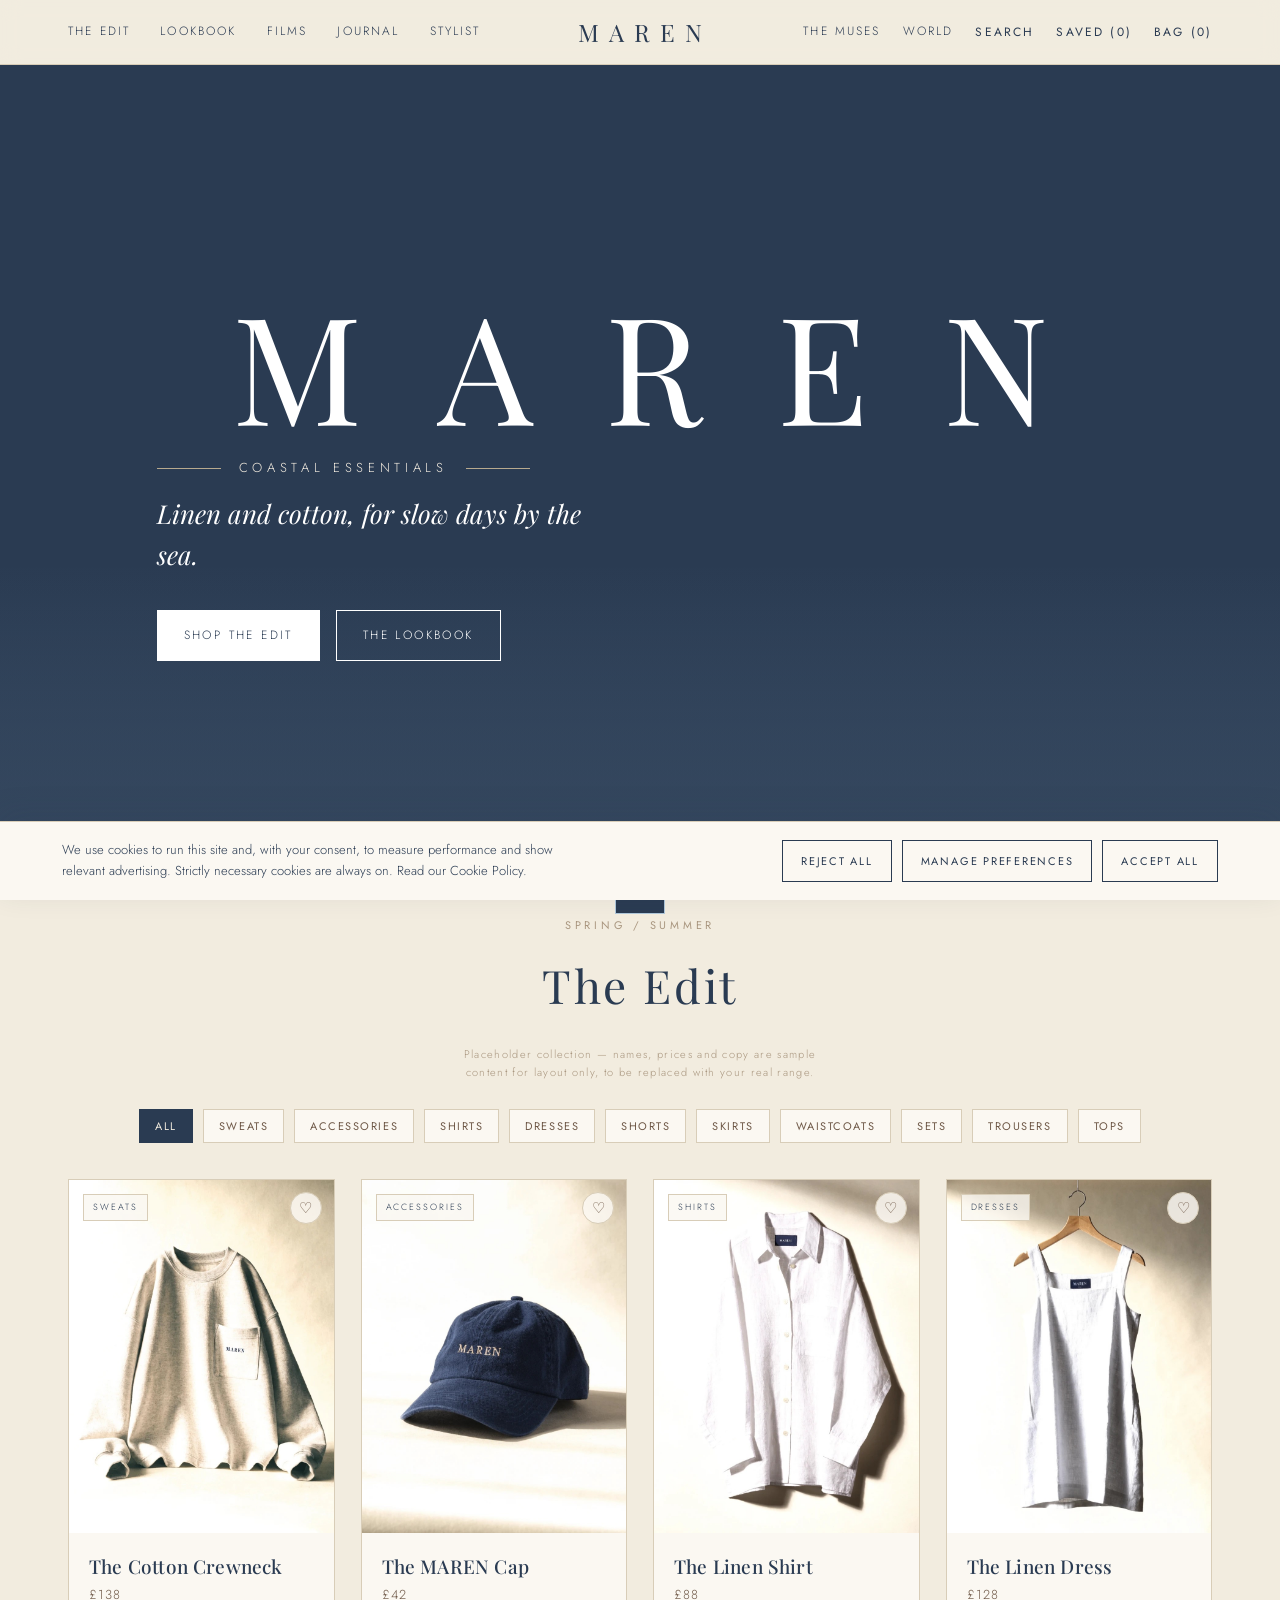
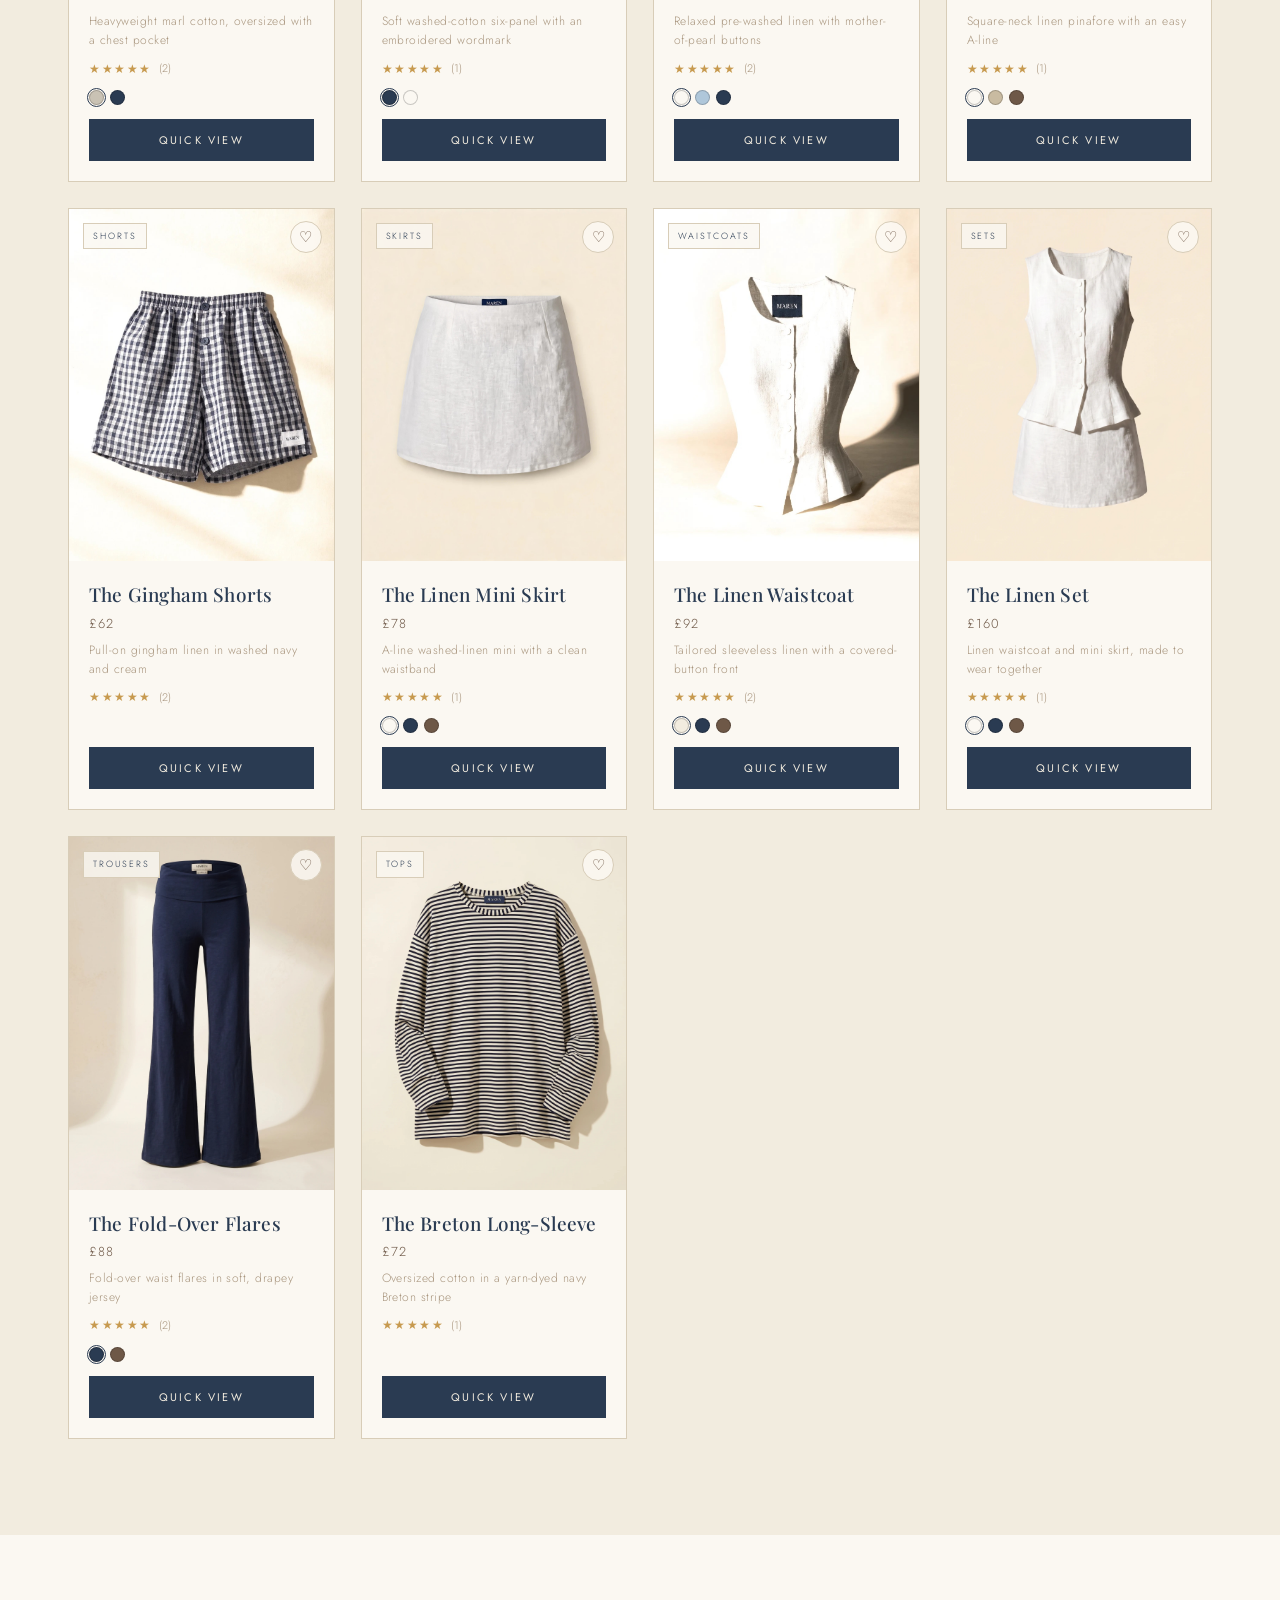
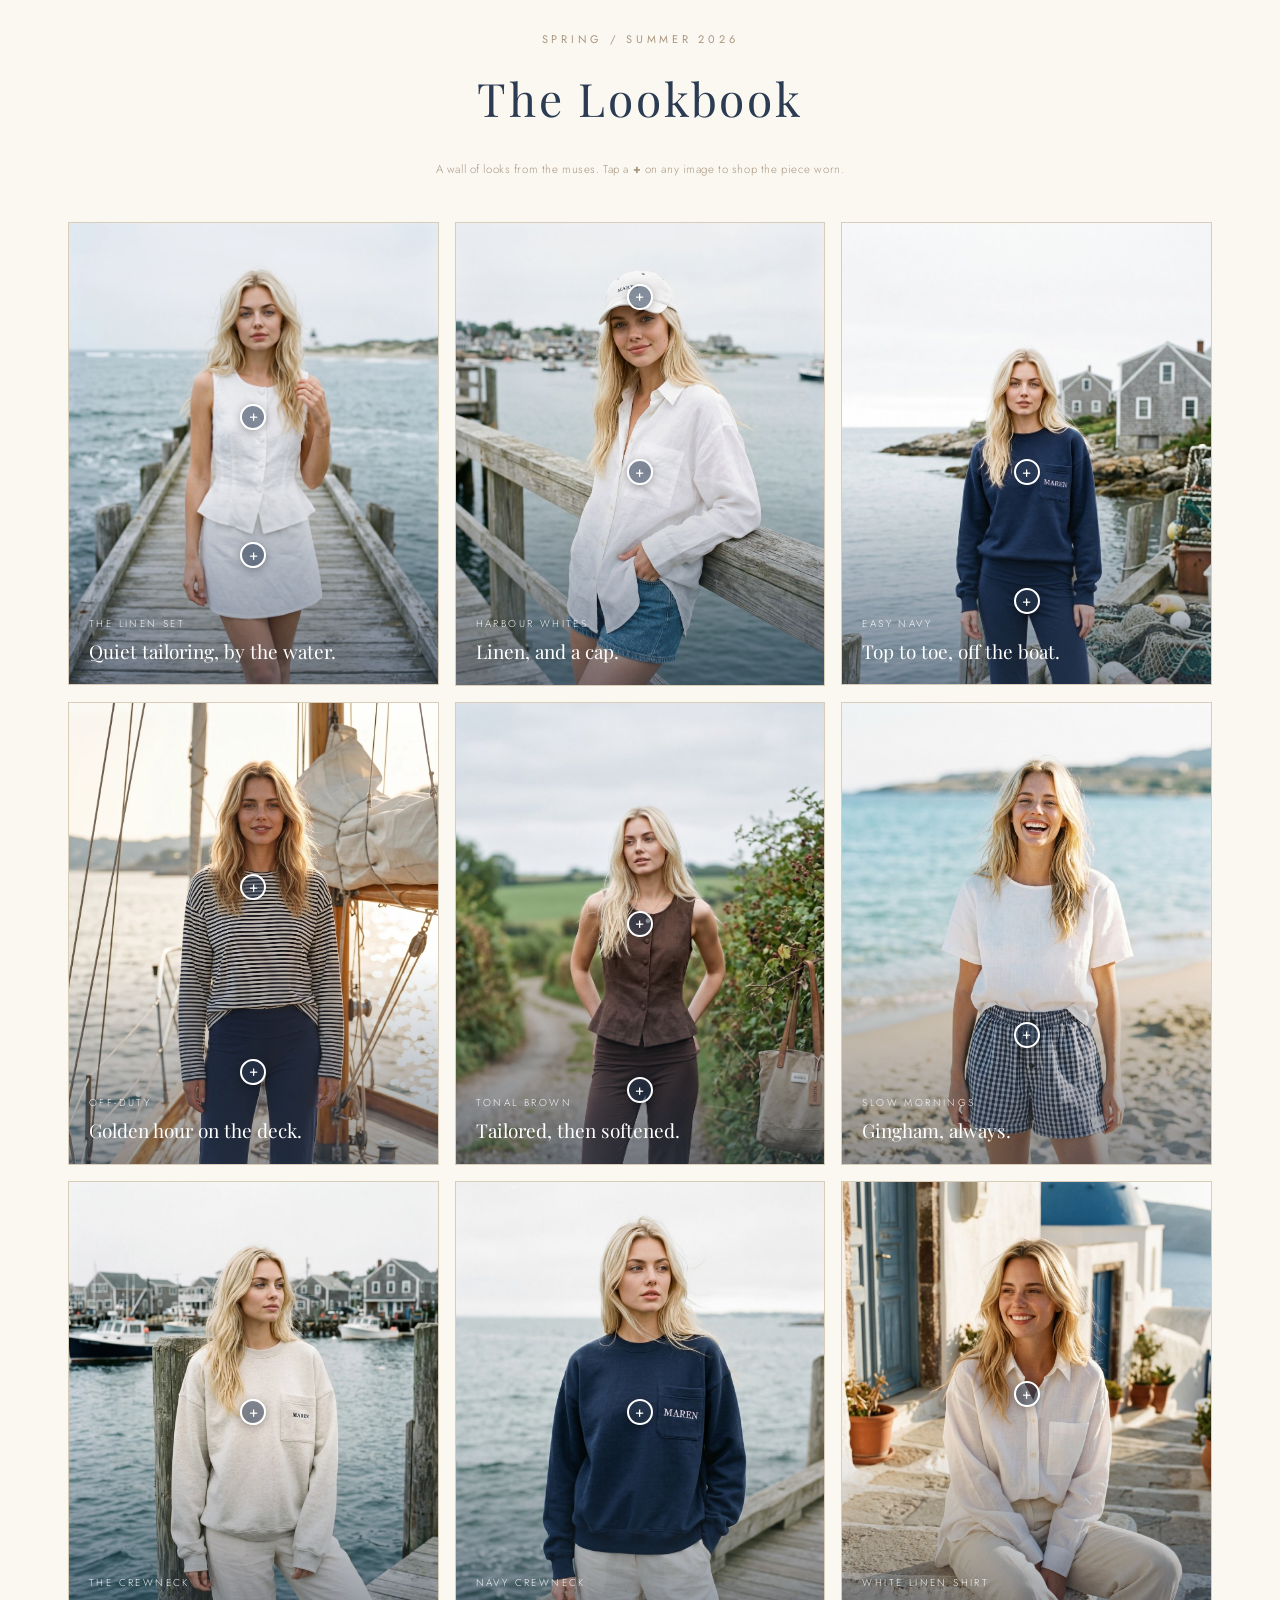
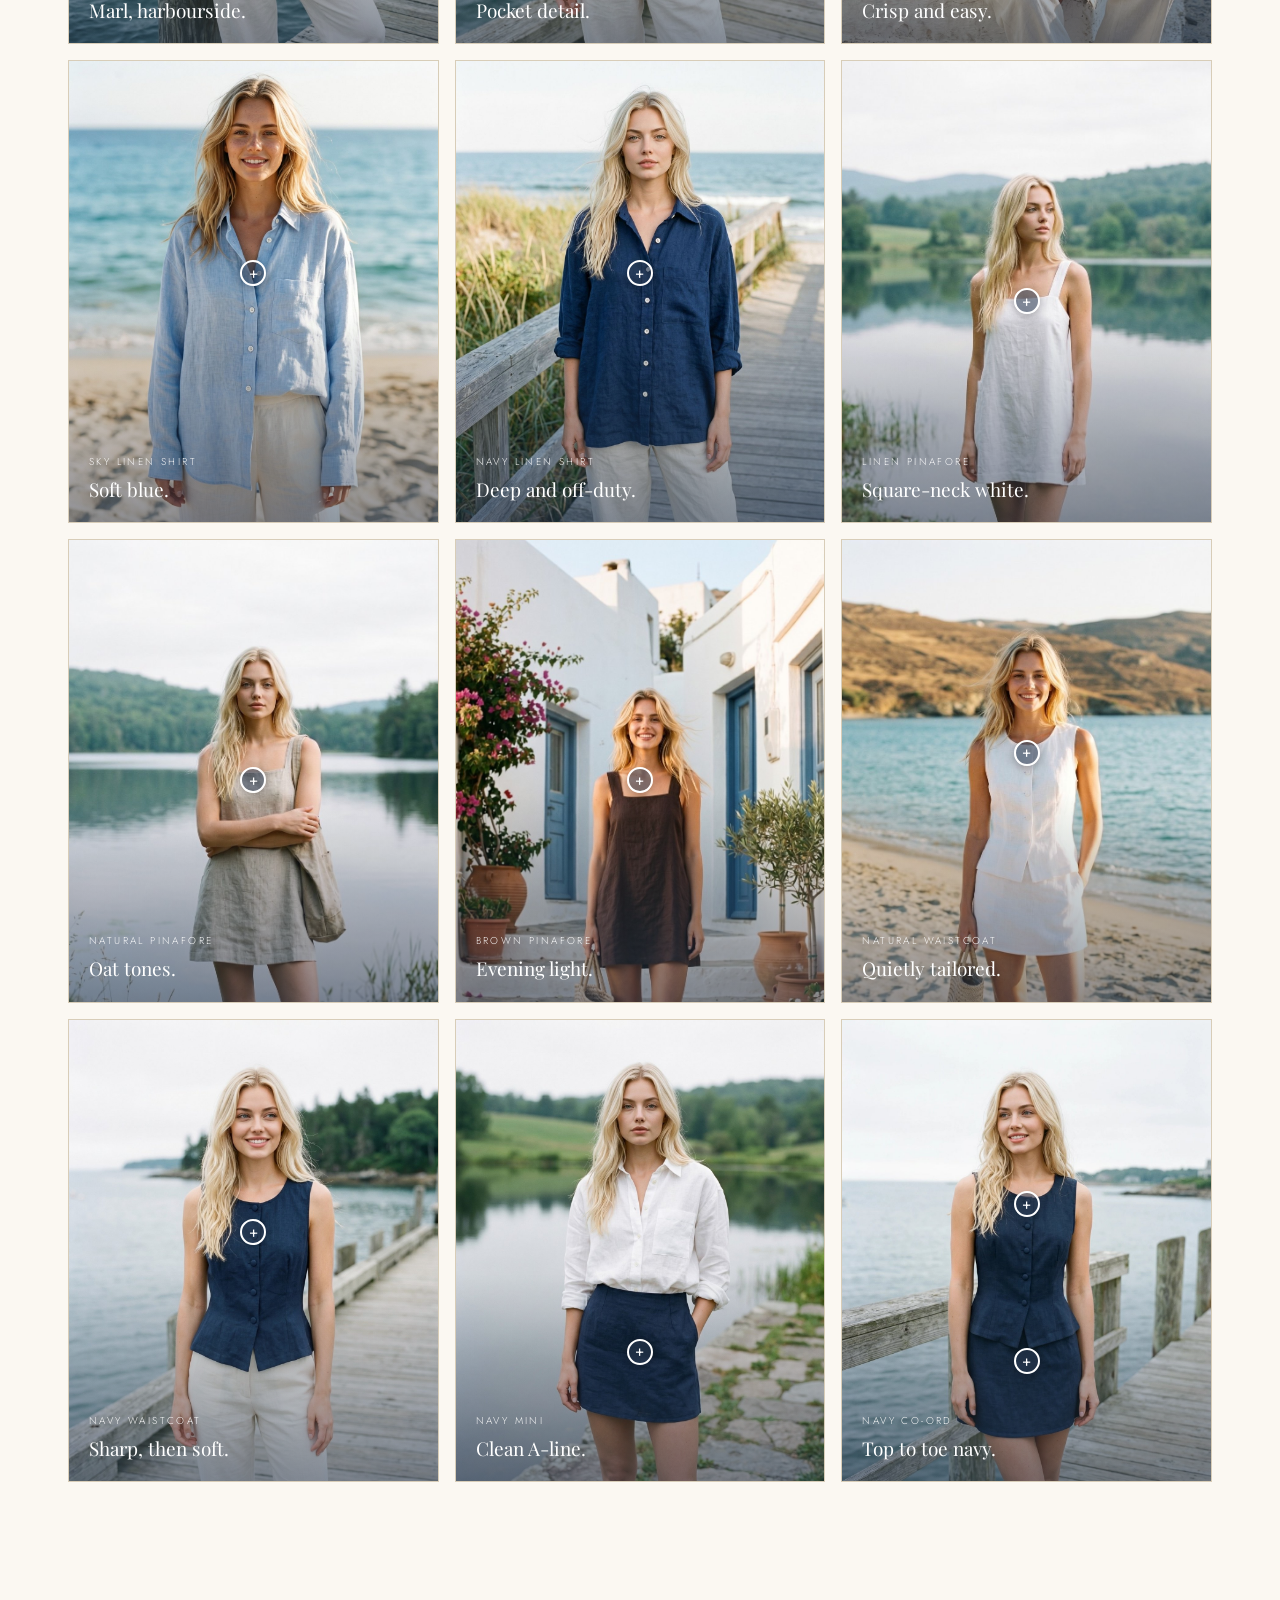
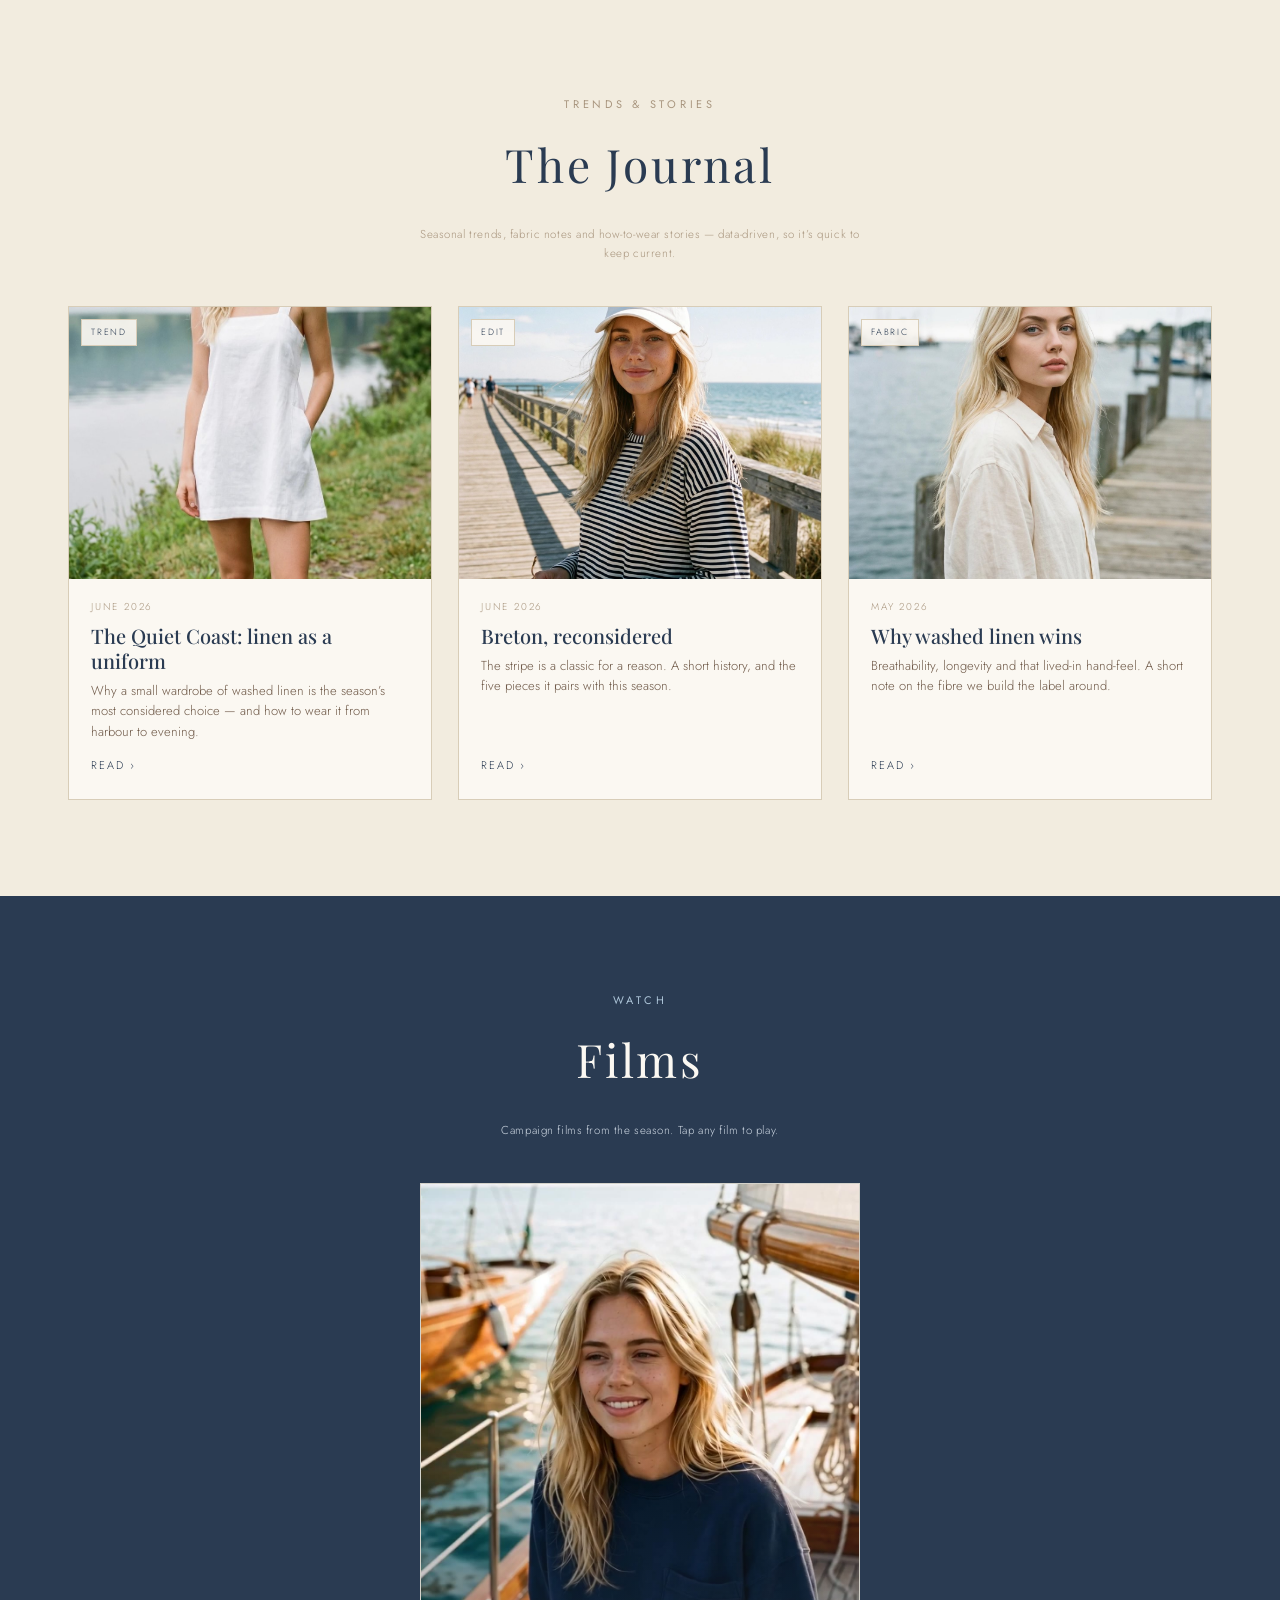
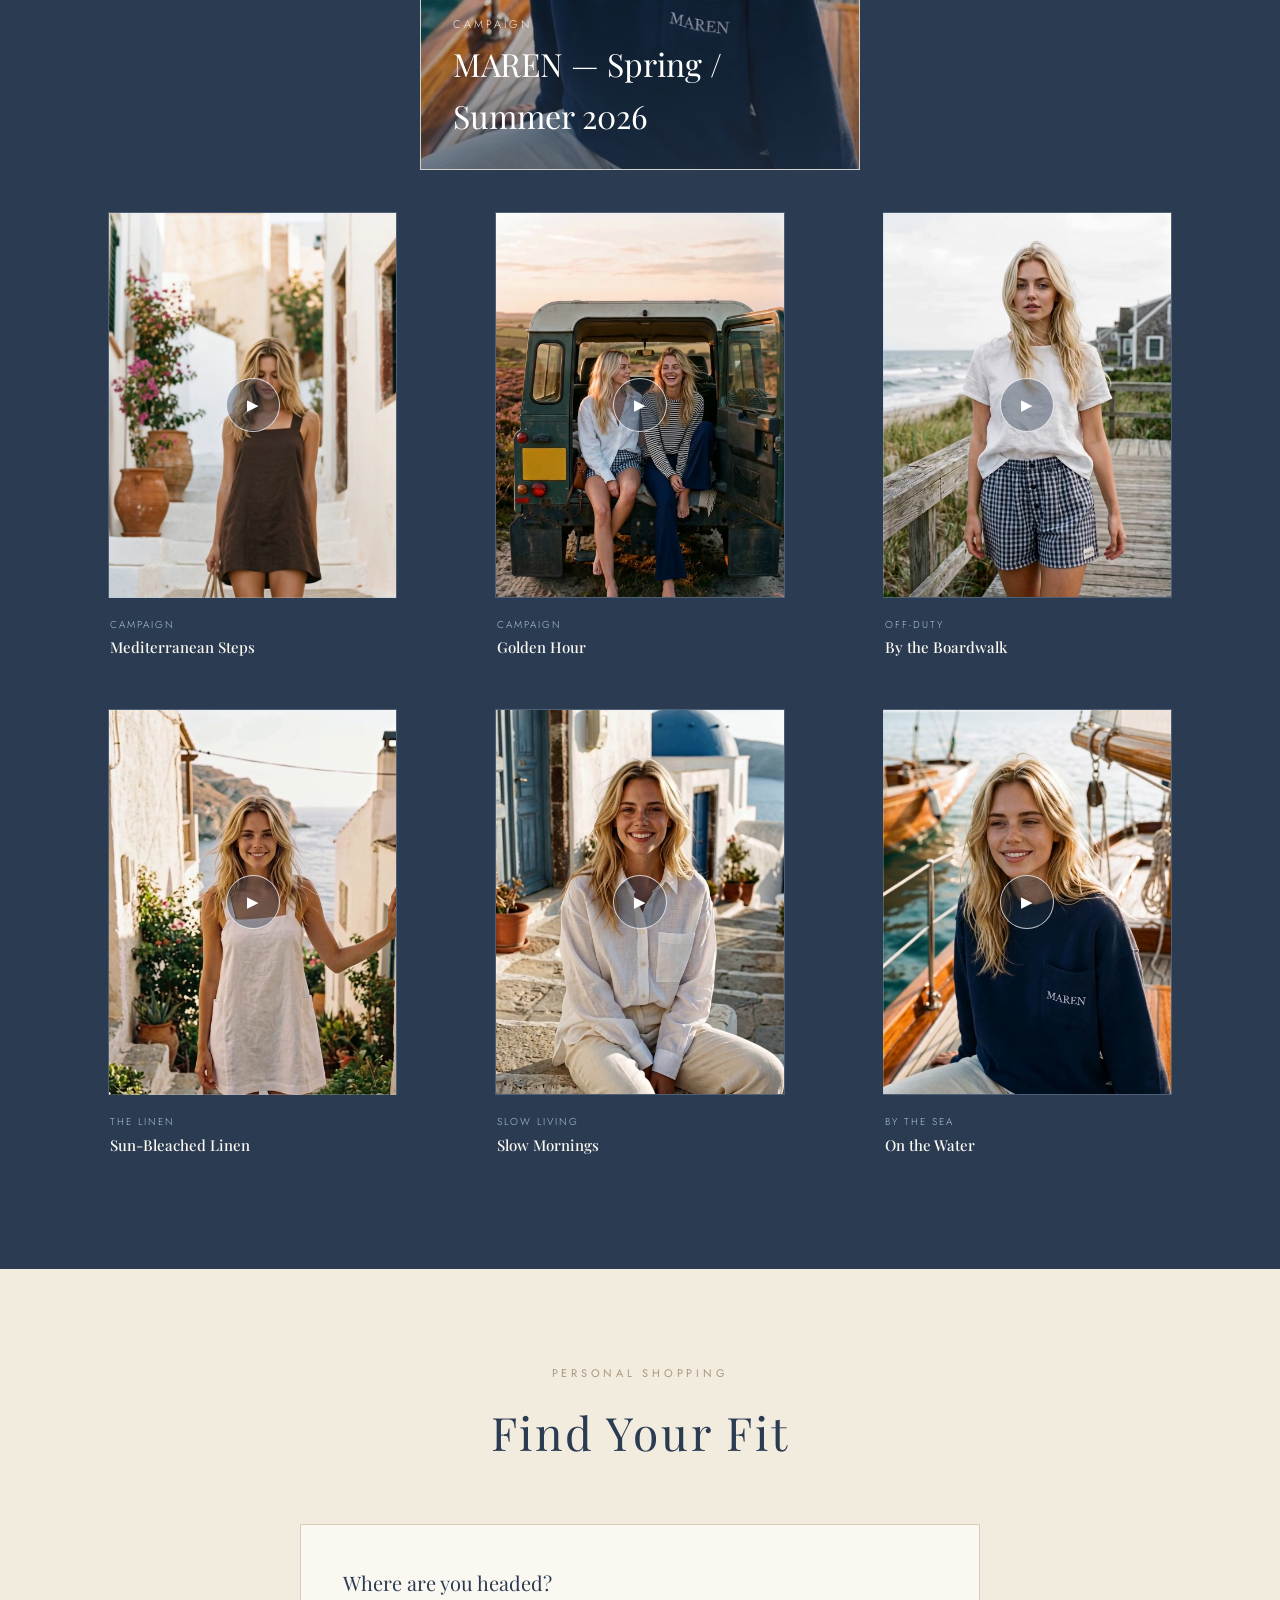
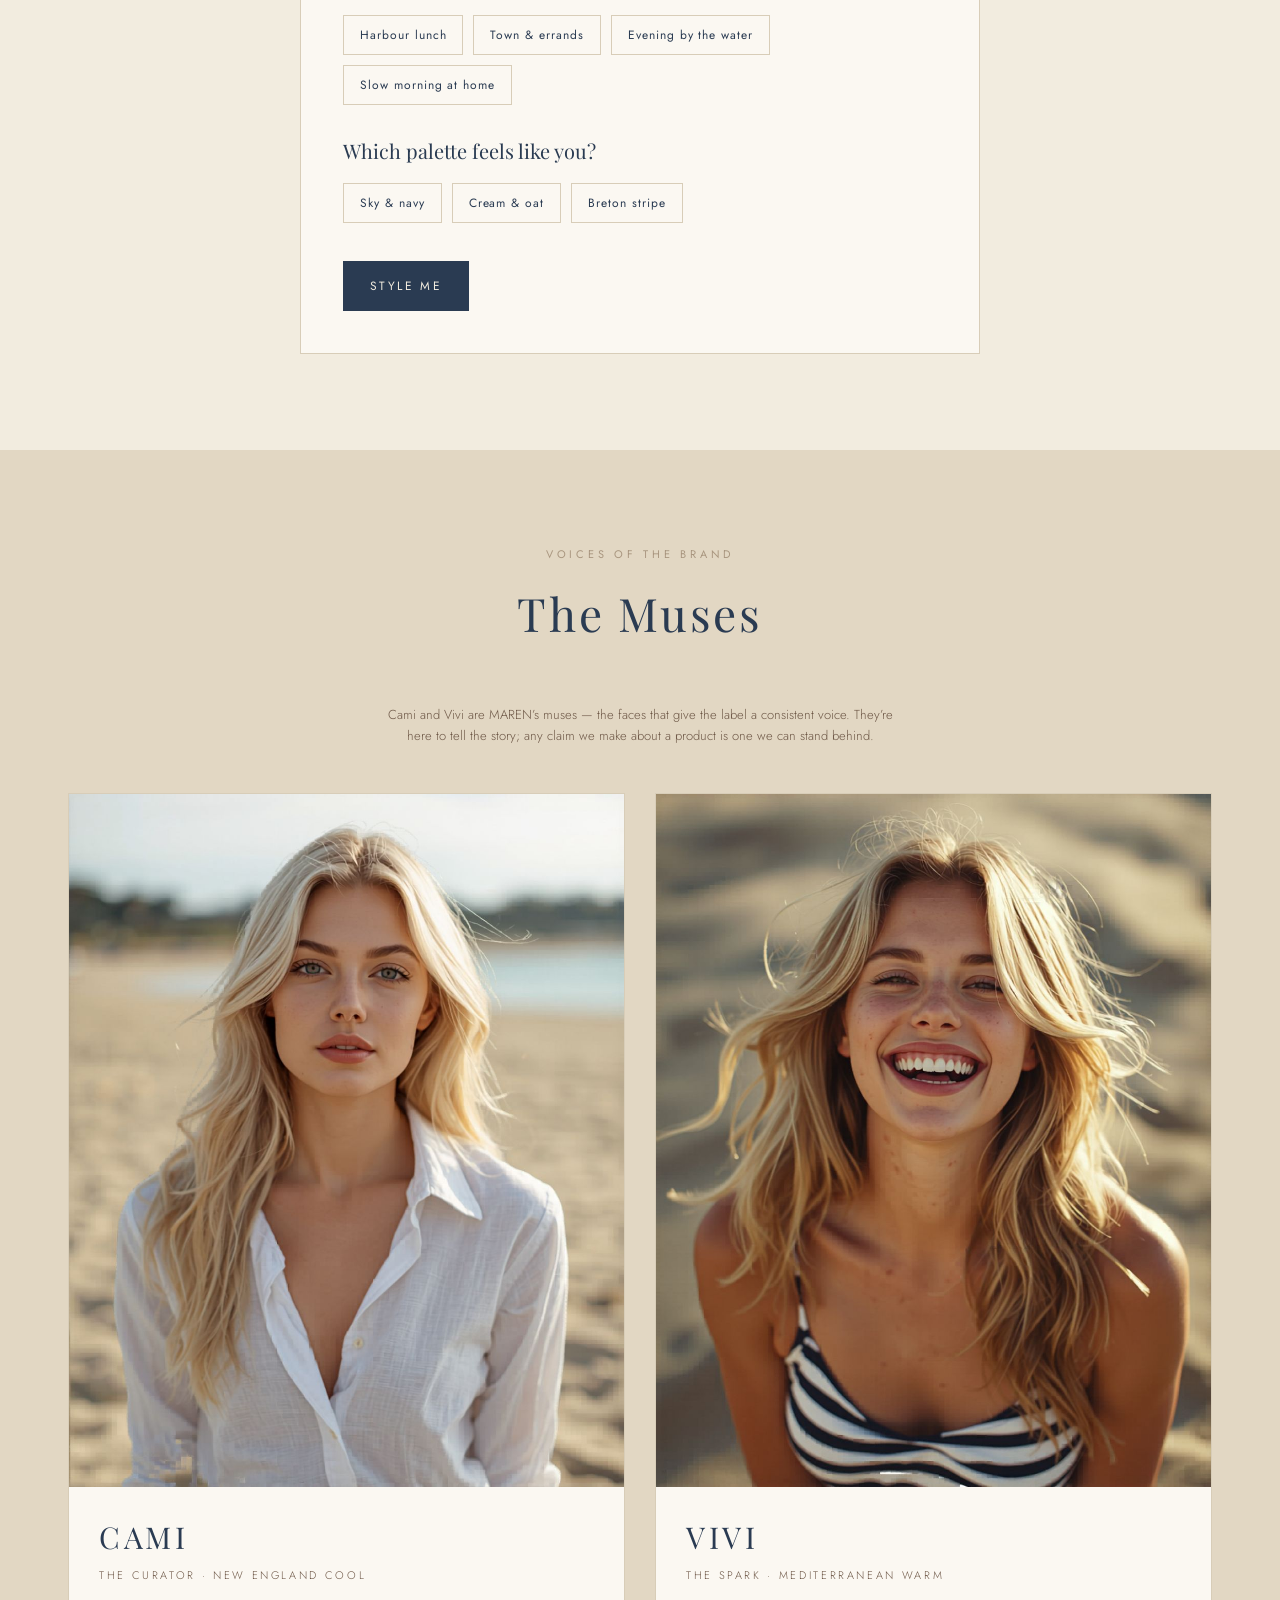
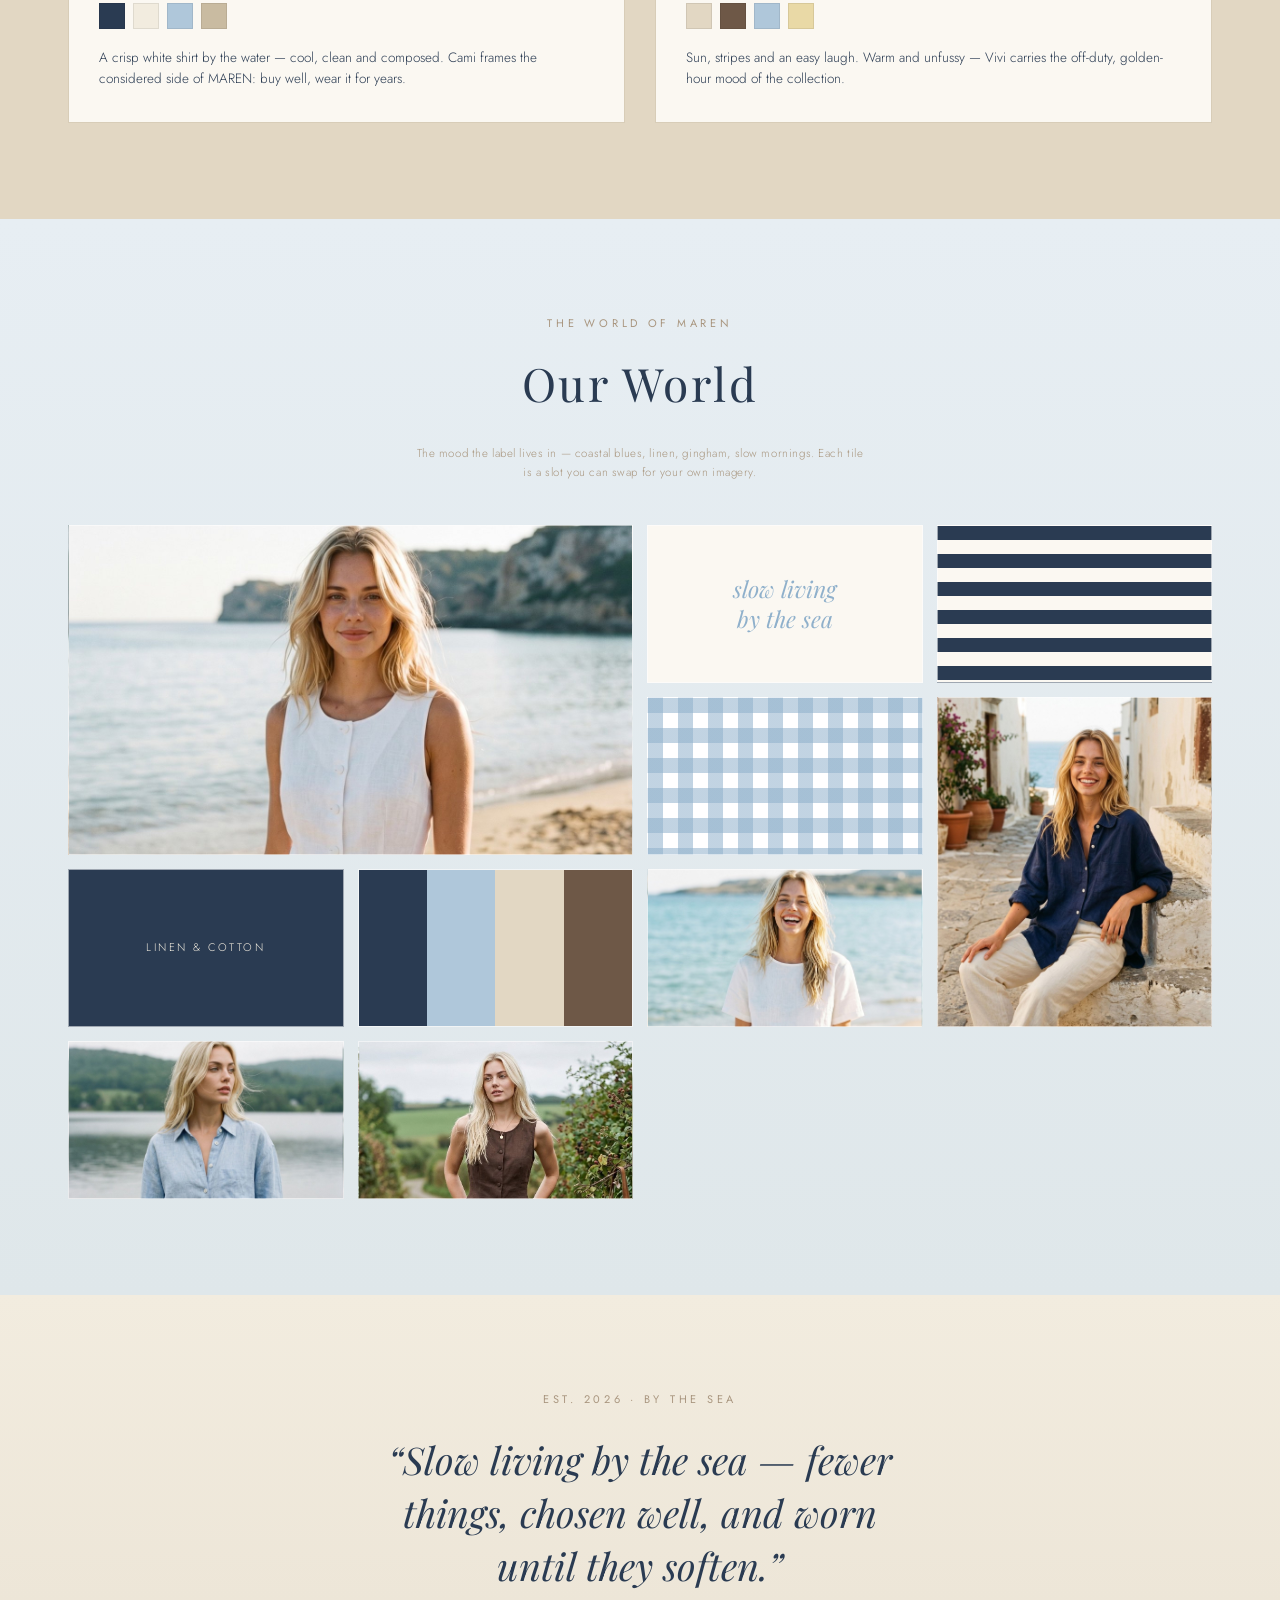
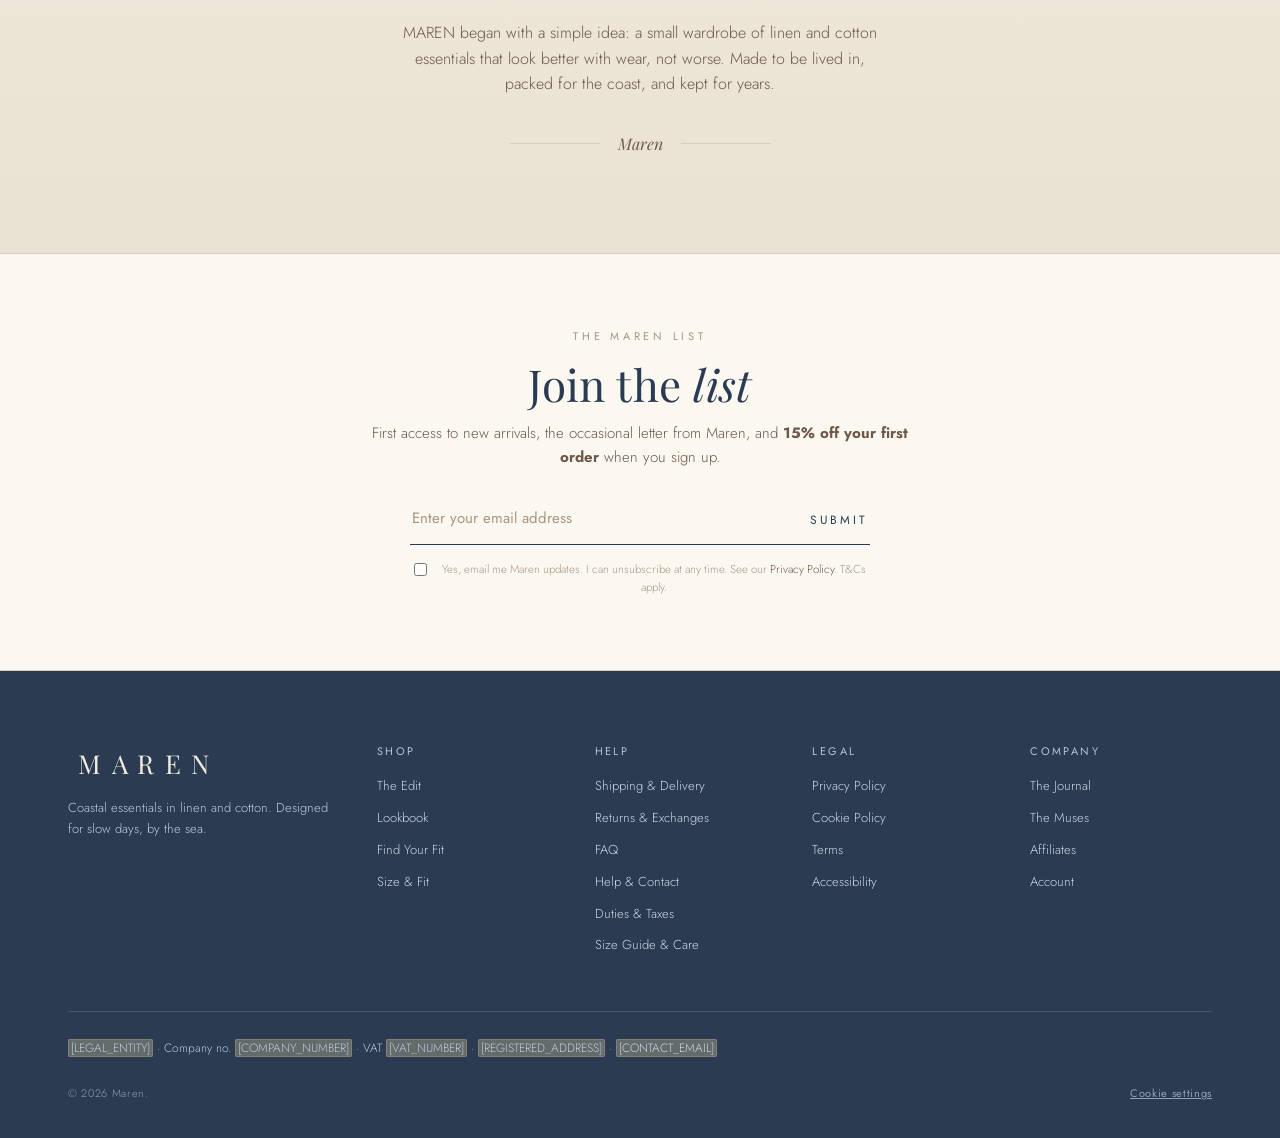
<file: index.html>
<!DOCTYPE html>
<html lang="en">
<head>
<meta charset="UTF-8">
<meta name="viewport" content="width=device-width, initial-scale=1.0">
<title>MAREN — Coastal Essentials</title>
<meta name="description" content="MAREN — coastal essentials in linen and cotton, for slow days by the sea.">
<link rel="preconnect" href="https://fonts.googleapis.com">
<link rel="preconnect" href="https://fonts.gstatic.com" crossorigin>
<link href="https://fonts.googleapis.com/css2?family=Playfair+Display:ital,wght@0,400;0,500;0,600;1,400;1,500&family=Jost:wght@300;400;500&display=swap" rel="stylesheet">
<link rel="stylesheet" href="assets/css/styles.css?v=20260616h">
<link rel="stylesheet" href="assets/css/pages.css?v=20260616h">
</head>
<body>

<!-- ============ NAV ============ -->
<header class="nav">
  <div class="wrap nav-inner">
    <button class="nav-toggle" aria-label="Menu">Menu</button>
    <nav class="nav-links" aria-label="Primary">
      <a href="#edit">The Edit</a>
      <a href="#lookbook">Lookbook</a>
      <a href="#films">Films</a>
      <a href="#journal">Journal</a>
      <a href="#stylist">Stylist</a>
    </nav>
    <a class="brandmark" href="#top">MAREN</a>
    <div class="nav-right">
      <a href="#muses">The Muses</a>
      <a href="#world">World</a>
      <button id="open-search" type="button" aria-label="Search">Search</button>
      <button id="open-wish" type="button">Saved <span class="count-badge" id="wish-count">(0)</span></button>
      <button id="open-cart" type="button">Bag <span class="count-badge" id="bag-count">(0)</span></button>
    </div>
  </div>
</header>

<!-- ============ HERO (video) ============ -->
<a id="top"></a>
<section class="hero" id="hero" style="padding-top:0;">
  <video class="hero-video" id="hero-video" data-autoplay muted loop playsinline>
    <source src="assets/video/hero.mp4" type="video/mp4">
  </video>
  <div class="sea"></div>
  <div class="wrap hero-content">
    <h1>MAREN</h1>
    <div class="tagline"><span class="rule"></span><span>Coastal Essentials</span><span class="rule"></span></div>
    <p class="sub">Linen and cotton, for slow days by the sea.</p>
    <div class="cta-row">
      <a class="btn solid" href="#edit">Shop the Edit</a>
      <a class="btn" href="#lookbook">The Lookbook</a>
    </div>
  </div>
  <button class="media-toggle" id="media-toggle" aria-label="Play or pause hero video">▶</button>
</section>

<!-- ============ THE EDIT ============ -->
<section id="edit">
  <div class="wrap">
    <div class="sec-head">
      <div class="eyebrow">Spring / Summer</div>
      <h2>The Edit</h2>
    </div>
    <p class="note">Placeholder collection — names, prices and copy are sample content for layout only, to be replaced with your real range.</p>
    <div class="edit-tools" id="edit-tools"></div>
    <div class="grid" id="product-grid"></div>
  </div>
</section>

<!-- ============ LOOKBOOK (shoppable + film) ============ -->
<section id="lookbook" class="lookbook">
  <div class="wrap">
    <div class="sec-head"><div class="eyebrow">Spring / Summer 2026</div><h2>The Lookbook</h2></div>
    <p class="intro-line">A wall of looks from the muses. Tap a <strong>+</strong> on any image to shop the piece worn.</p>

    <!-- a wall of shoppable muse looks -->
    <div class="lb-grid" id="lb-looks"></div>
  </div>
</section>

<!-- ============ THE JOURNAL ============ -->
<section id="journal" class="journal">
  <div class="wrap">
    <div class="sec-head"><div class="eyebrow">Trends &amp; stories</div><h2>The Journal</h2></div>
    <p class="intro-line">Seasonal trends, fabric notes and how-to-wear stories — data-driven, so it’s quick to keep current.</p>
    <div class="jrn-grid" id="jrn-grid"></div>
  </div>
</section>

<!-- ============ FILMS (promotional video space) ============ -->
<section id="films" class="films">
  <div class="wrap">
    <div class="sec-head"><div class="eyebrow">Watch</div><h2>Films</h2></div>
    <p class="intro-line">Campaign films from the season. Tap any film to play.</p>
    <div class="film-hero">
      <video data-autoplay muted loop playsinline poster="assets/video/hero.jpg"><source src="assets/video/hero.mp4" type="video/mp4"></video>
      <div class="cap"><div class="k">Campaign</div><div class="t">MAREN — Spring / Summer 2026</div></div>
    </div>
    <div class="films-grid" id="films-grid"></div>
  </div>
</section>

<!-- ============ STYLIST ============ -->
<section id="stylist">
  <div class="wrap">
    <div class="sec-head">
      <div class="eyebrow">Personal Shopping</div>
      <h2>Find Your Fit</h2>
    </div>
    <div class="stylist-wrap">
      <div id="stylist-quiz">
        <div class="q" data-q="occasion">
          <p>Where are you headed?</p>
          <div class="chip-row">
            <button class="chip s-chip" data-val="harbour">Harbour lunch</button>
            <button class="chip s-chip" data-val="town">Town &amp; errands</button>
            <button class="chip s-chip" data-val="evening">Evening by the water</button>
            <button class="chip s-chip" data-val="rest">Slow morning at home</button>
          </div>
        </div>
        <div class="q" data-q="palette">
          <p>Which palette feels like you?</p>
          <div class="chip-row">
            <button class="chip s-chip" data-val="blues">Sky &amp; navy</button>
            <button class="chip s-chip" data-val="neutrals">Cream &amp; oat</button>
            <button class="chip s-chip" data-val="stripe">Breton stripe</button>
          </div>
        </div>
        <button class="btn solid" id="stylist-go" style="margin-top:8px;">Style me</button>
      </div>
      <div class="stylist-out" id="stylist-out"></div>
    </div>
  </div>
</section>

<!-- ============ THE MUSES ============ -->
<section id="muses" class="muses">
  <div class="wrap">
    <div class="sec-head">
      <div class="eyebrow">Voices of the brand</div>
      <h2>The Muses</h2>
    </div>
    <p class="muse-disclose">Cami and Vivi are MAREN’s muses — the faces that give the label a consistent voice. They’re here to tell the story; any claim we make about a product is one we can stand behind.</p>
    <div class="muse-grid">
      <article class="muse">
        <div class="muse-photo" style="background-image:var(--cami-img)"></div>
        <div class="muse-body">
          <h3>CAMI</h3>
          <div class="role">The Curator · New England cool</div>
          <div class="pal"><i style="background:#2A3B52"></i><i style="background:#F2ECDF"></i><i style="background:#AFC7DA"></i><i style="background:#C9BBA1"></i></div>
          <p class="bio">A crisp white shirt by the water — cool, clean and composed. Cami frames the considered side of MAREN: buy well, wear it for years.</p>
        </div>
      </article>
      <article class="muse">
        <div class="muse-photo" style="background-image:var(--vivi-img)"></div>
        <div class="muse-body">
          <h3>VIVI</h3>
          <div class="role">The Spark · Mediterranean warm</div>
          <div class="pal"><i style="background:#E2D7C3"></i><i style="background:#6E5847"></i><i style="background:#AFC7DA"></i><i style="background:#E9D9A6"></i></div>
          <p class="bio">Sun, stripes and an easy laugh. Warm and unfussy — Vivi carries the off-duty, golden-hour mood of the collection.</p>
        </div>
      </article>
    </div>
  </div>
</section>

<!-- ============ OUR WORLD / MOODBOARD ============ -->
<section id="world" class="world">
  <div class="wrap">
    <div class="sec-head"><div class="eyebrow">The world of MAREN</div><h2>Our World</h2></div>
    <p class="intro-line">The mood the label lives in &mdash; coastal blues, linen, gingham, slow mornings. Each tile is a slot you can swap for your own imagery.</p>
    <div class="moodgrid">
      <div class="tile big img" style="background-image:url('assets/muses/lib/world-1.jpg')"></div>
      <div class="tile script"><span>slow living<br>by the sea</span></div>
      <div class="tile stripe"></div>
      <div class="tile gingham"></div>
      <div class="tile tall img" style="background-image:url('assets/muses/lib/world-2.jpg')"></div>
      <div class="tile label"><span>Linen &amp; Cotton</span></div>
      <div class="tile pal"><i style="background:#2A3B52"></i><i style="background:#AFC7DA"></i><i style="background:#E2D7C3"></i><i style="background:#6E5847"></i></div>
      <div class="tile img" style="background-image:url('assets/muses/lib/world-3.jpg')"></div>
      <div class="tile img" style="background-image:url('assets/muses/lib/world-4.jpg')"></div>
      <div class="tile img" style="background-image:url('assets/muses/lib/world-5.jpg')"></div>
    </div>
  </div>
</section>

<!-- ============ STORY ============ -->
<section id="story" class="story">
  <div class="wrap">
    <div class="eyebrow">Est. 2026 · By the sea</div>
    <p class="big">“Slow living by the sea — fewer things, chosen well, and worn until they soften.”</p>
    <p class="body">MAREN began with a simple idea: a small wardrobe of linen and cotton essentials that look better with wear, not worse. Made to be lived in, packed for the coast, and kept for years.</p>
    <div class="divider" style="margin-top:34px;"><span class="ln"></span><span class="serif" style="font-style:italic;color:var(--clay)">Maren</span><span class="ln"></span></div>
  </div>
</section>

<!-- ============ NEWSLETTER ============ -->
<section class="nl-club" data-newsletter>
  <div class="nl-club-in">
    <span class="eyebrow">The Maren List</span>
    <h2 class="nl-club-h">Join the <em>list</em></h2>
    <p class="nl-club-sub">First access to new arrivals, the occasional letter from Maren, and <strong><span data-token="NEWSLETTER_INCENTIVE">[NEWSLETTER_INCENTIVE]</span></strong> when you sign up.</p>
    <div class="nl-club-form">
      <input class="nl-email" type="email" placeholder="Enter your email address" aria-label="Email address">
      <button class="nl-join" type="button">Submit</button>
    </div>
    <label class="nl-consent-row nl-club-consent"><input type="checkbox" class="nl-consent"> <span>Yes, email me Maren updates. I can unsubscribe at any time. See our <a href="legal/privacy-policy/">Privacy Policy</a>. T&amp;Cs apply.</span></label>
  </div>
</section>

<!-- ============ FOOTER ============ -->
<footer>
  <div class="wrap">
    <div class="foot-top">
      <div class="foot-brand">
        <div class="fm">MAREN</div>
        <p>Coastal essentials in linen and cotton. Designed for slow days, by the sea.</p>
      </div>
      <div class="foot-col">
        <h5>Shop</h5>
        <a href="#edit">The Edit</a><a href="#lookbook">Lookbook</a>
        <a href="#stylist">Find Your Fit</a><a href="#" id="open-size-foot">Size &amp; Fit</a>
      </div>
      <div class="foot-col">
        <h5>Help</h5>
        <a href="help/shipping/">Shipping &amp; Delivery</a><a href="help/returns/">Returns &amp; Exchanges</a>
        <a href="help/faq/">FAQ</a><a href="help/contact/">Help &amp; Contact</a>
        <a href="help/duties-and-taxes/">Duties &amp; Taxes</a><a href="help/size-guide/">Size Guide &amp; Care</a>
      </div>
      <div class="foot-col">
        <h5>Legal</h5>
        <a href="legal/privacy-policy/">Privacy Policy</a><a href="legal/cookie-policy/">Cookie Policy</a>
        <a href="legal/terms/">Terms</a><a href="legal/accessibility/">Accessibility</a>
        <button type="button" class="foot-link-btn" data-cc="open">Cookie settings</button>
      </div>
      <div class="foot-col">
        <h5>Company</h5>
        <a href="#journal">The Journal</a><a href="#muses">The Muses</a>
        <a href="affiliates/">Affiliates</a><a href="account/">Account</a>
      </div>
    </div>
    <p class="foot-id">
      <span data-token="LEGAL_ENTITY">[LEGAL_ENTITY]</span> &middot;
      Company no. <span data-token="COMPANY_NUMBER">[COMPANY_NUMBER]</span> &middot;
      VAT <span data-token="VAT_NUMBER">[VAT_NUMBER]</span> &middot;
      <span data-token="REGISTERED_ADDRESS">[REGISTERED_ADDRESS]</span> &middot;
      <a data-token-mail="CONTACT_EMAIL">[CONTACT_EMAIL]</a>
    </p>
    <div class="foot-bottom">
      <span>© 2026 Maren.</span>
      <button type="button" class="foot-cookie" data-cc="open">Cookie settings</button>
    </div>
  </div>
</footer>

<!-- ============ PANELS ============ -->
<div class="overlay" id="overlay"></div>

<aside class="drawer" id="cart" aria-label="Shopping bag">
  <div class="drawer-head"><h3>Your Bag</h3><button class="drawer-close" data-close aria-label="Close">&times;</button></div>
  <div class="drawer-body" id="cart-body"></div>
  <div class="drawer-foot">
    <div class="row"><span>Subtotal</span><b id="cart-total">£0</b></div>
    <button class="btn solid" id="checkout">Checkout</button>
  </div>
</aside>

<aside class="drawer" id="wish" aria-label="Saved items">
  <div class="drawer-head"><h3>Saved</h3><button class="drawer-close" data-close aria-label="Close">&times;</button></div>
  <div class="drawer-body" id="wish-body"></div>
</aside>

<div class="modal" id="quickview" role="dialog" aria-label="Product detail">
  <div class="modal-card"><button class="modal-close" data-close aria-label="Close">&times;</button>
    <div class="pdp" id="pdp"></div>
  </div>
</div>

<div class="modal" id="articlemodal" role="dialog" aria-label="Journal article">
  <div class="modal-card article-card"><button class="modal-close" data-close aria-label="Close">&times;</button>
    <div id="article"></div>
  </div>
</div>

<div class="modal" id="sizeguide" role="dialog" aria-label="Size and fit guide">
  <div class="modal-card size-card"><button class="modal-close" data-close aria-label="Close">&times;</button>
    <div class="size-body" id="size-body"></div>
  </div>
</div>

<div class="modal search-modal" id="searchmodal" role="dialog" aria-label="Search">
  <div class="modal-card search-card">
    <div class="search-head">
      <span class="ic" aria-hidden="true">&#9906;</span>
      <input id="search-input" type="search" placeholder="Search the collection…" autocomplete="off" aria-label="Search the collection">
      <button class="modal-close" data-close aria-label="Close" style="position:static;">&times;</button>
    </div>
    <div class="search-results" id="search-results"></div>
  </div>
</div>

<!-- ============ CHECKOUT (demo) ============ -->
<div class="checkout" id="checkout-modal" role="dialog" aria-label="Checkout">
  <div class="co-bar">
    <span class="co-brand">MAREN</span>
    <button class="co-close" data-close aria-label="Close checkout">Close &times;</button>
  </div>
  <div class="co-grid">
    <div class="co-main" id="co-main"></div>
    <aside class="co-summary" id="co-summary"></aside>
  </div>
</div>

<div class="toast" id="toast"></div>

<script src="assets/js/app.js?v=20260616h"></script>
<script src="assets/js/site-config.js?v=20260616h"></script>
<script src="assets/js/maren-consent.js?v=20260616h"></script>
</body>
</html>
</file>
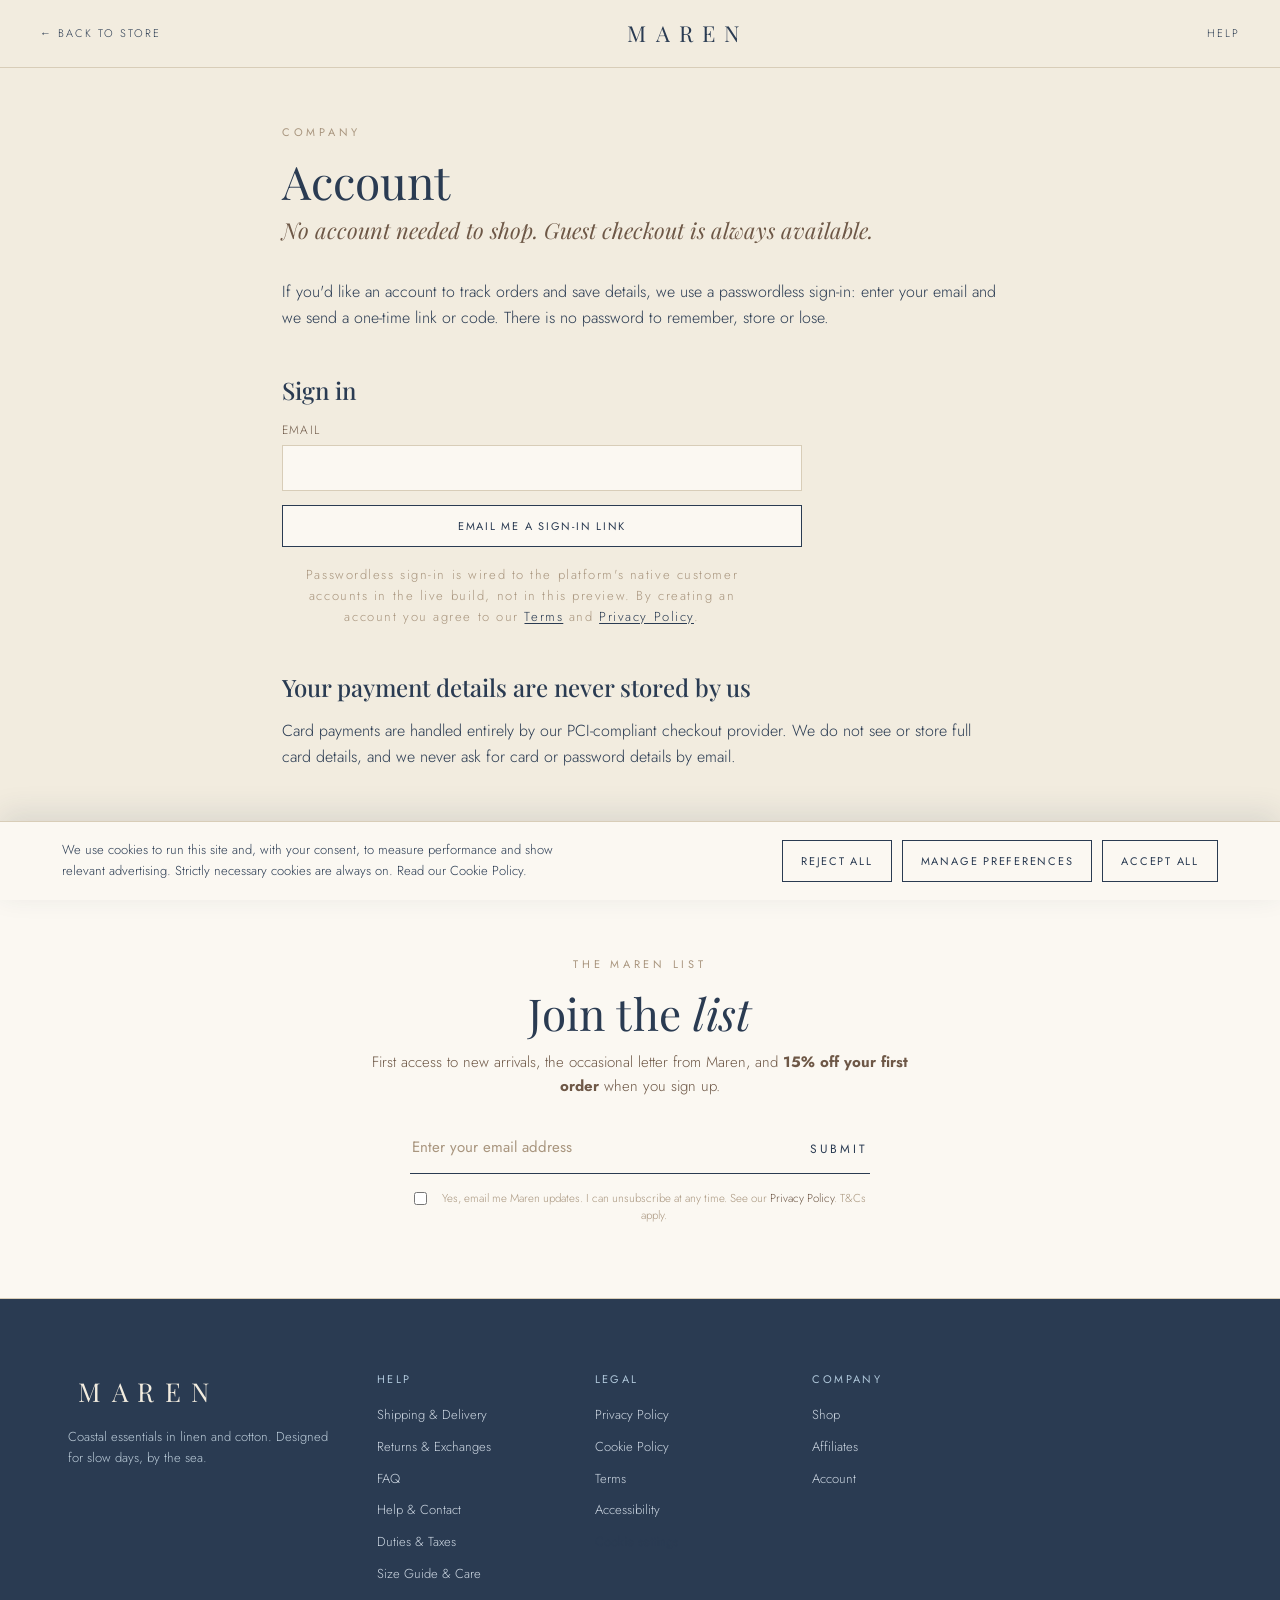
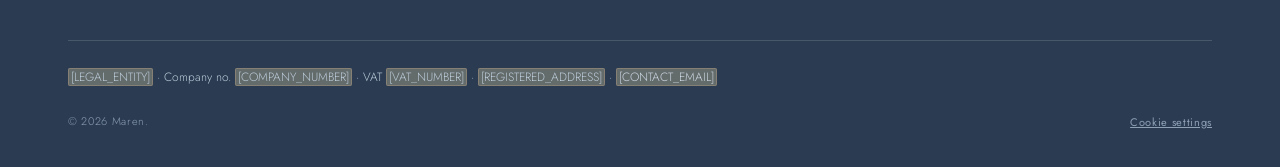
<file: account/index.html>
<!DOCTYPE html>
<html lang="en">
<head>
<meta charset="UTF-8">
<meta name="viewport" content="width=device-width, initial-scale=1.0">
<meta name="robots" content="noindex, nofollow">
<title>Account — MAREN</title>
<link rel="preconnect" href="https://fonts.googleapis.com">
<link rel="preconnect" href="https://fonts.gstatic.com" crossorigin>
<link href="https://fonts.googleapis.com/css2?family=Playfair+Display:ital,wght@0,400;0,500;0,600;1,400;1,500&family=Jost:wght@300;400;500&display=swap" rel="stylesheet">
<link rel="stylesheet" href="../assets/css/styles.css?v=20260616d">
<link rel="stylesheet" href="../assets/css/pages.css?v=20260616d">
</head>
<body class="legal-body">
<div id="site-header"></div>
<main class="legal-page"><article class="prose">
  <span class="eyebrow">Company</span>
  <h1>Account</h1>
  <p class="lead">No account needed to shop. Guest checkout is always available.</p>

  <p>If you'd like an account to track orders and save details, we use a passwordless sign-in: enter your email and we send a one-time link or code. There is no password to remember, store or lose.</p>

  <h2>Sign in</h2>
  <form class="lp-form" onsubmit="return false">
    <div><label for="ac-email">Email</label><input id="ac-email" type="email" autocomplete="email"></div>
    <button class="cb-btn" type="submit">Email me a sign-in link</button>
  </form>
  <p class="note">Passwordless sign-in is wired to the platform's native customer accounts in the live build, not in this preview. By creating an account you agree to our <a href="../legal/terms/">Terms</a> and <a href="../legal/privacy-policy/">Privacy Policy</a>.</p>

  <h2>Your payment details are never stored by us</h2>
  <p>Card payments are handled entirely by our PCI-compliant checkout provider. We do not see or store full card details, and we never ask for card or password details by email.</p>
</article></main>
<div id="site-footer"></div>
<script src="../assets/js/site-config.js?v=20260616d"></script>
<script src="../assets/js/maren-consent.js?v=20260616d"></script>
<script src="../assets/js/maren-pages.js?v=20260616d"></script>
</body>
</html>
</file>
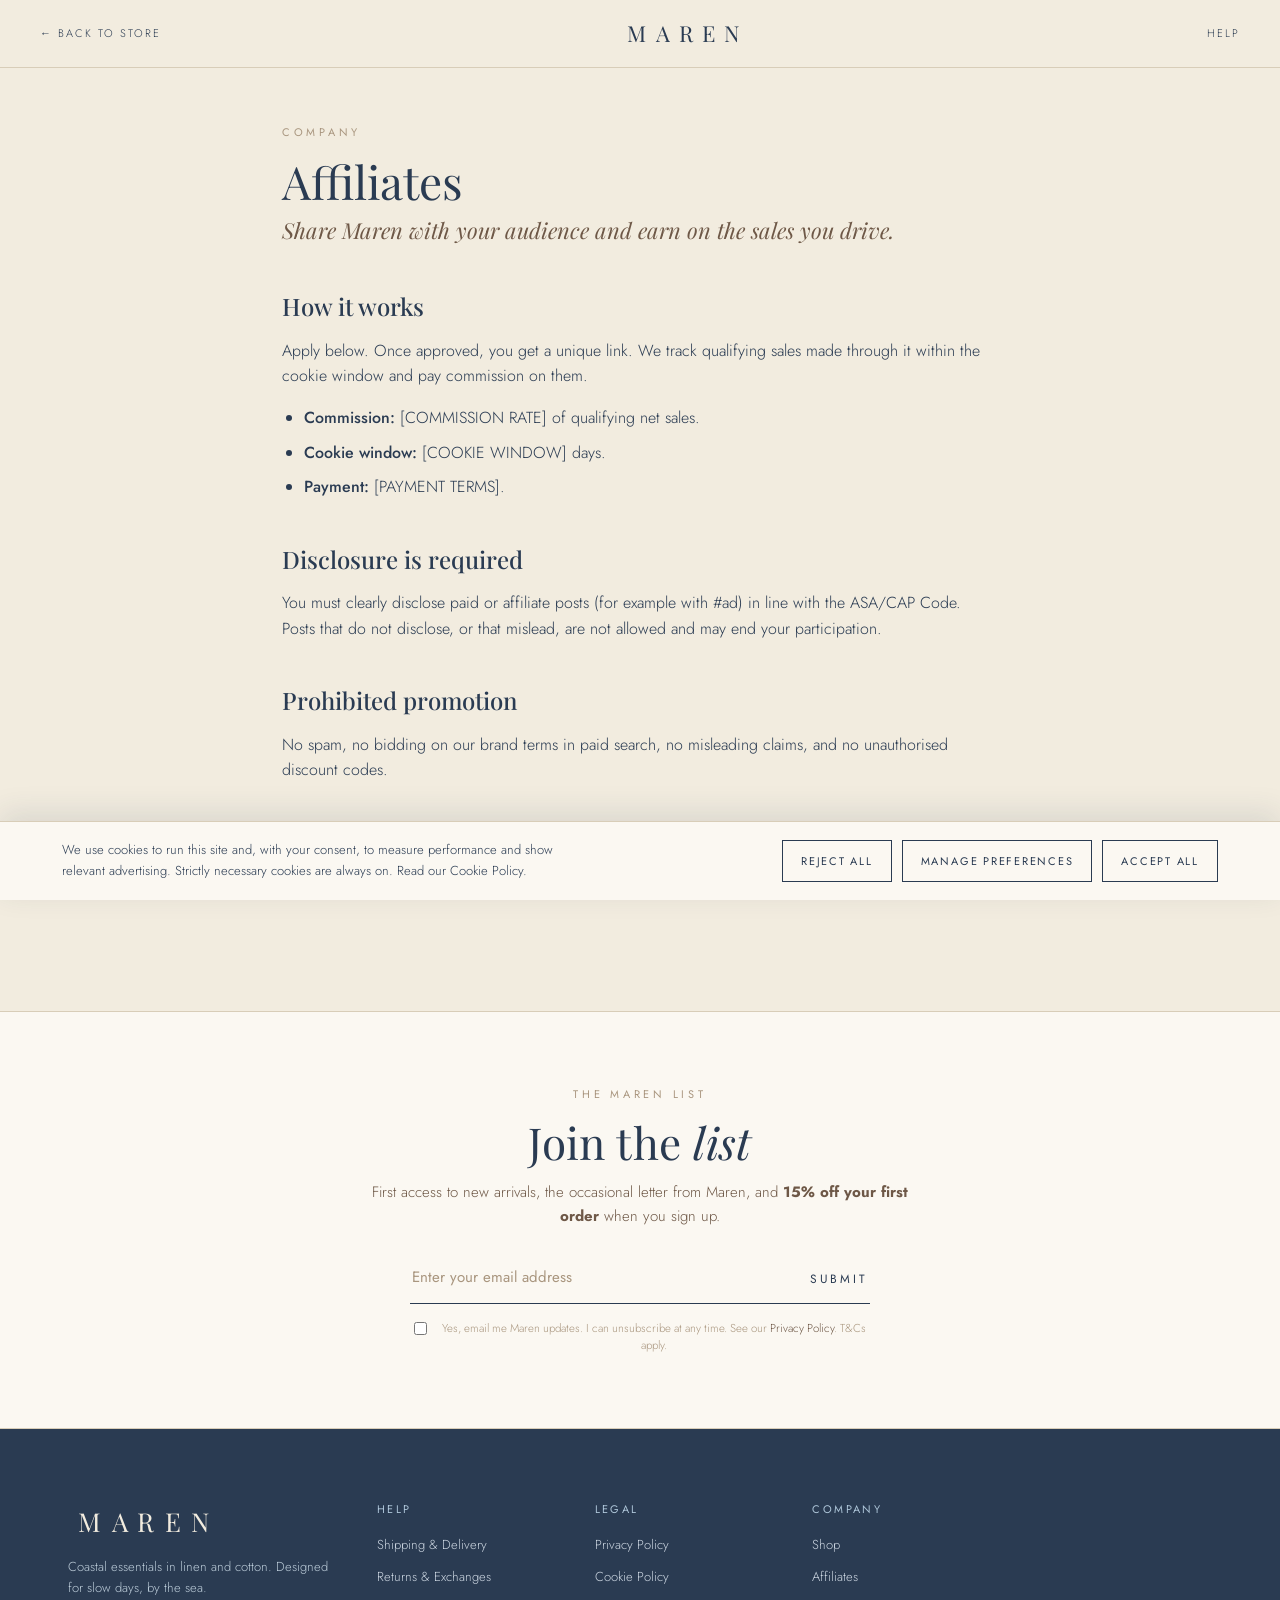
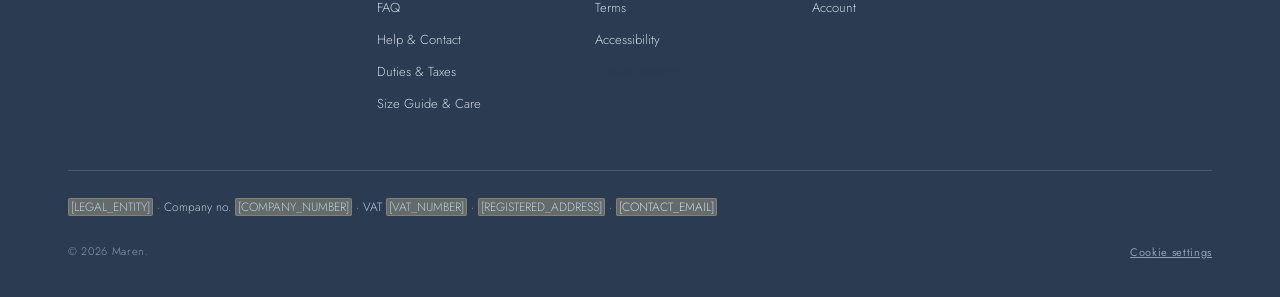
<file: affiliates/index.html>
<!DOCTYPE html>
<html lang="en">
<head>
<meta charset="UTF-8">
<meta name="viewport" content="width=device-width, initial-scale=1.0">
<meta name="robots" content="noindex, nofollow">
<title>Affiliates — MAREN</title>
<link rel="preconnect" href="https://fonts.googleapis.com">
<link rel="preconnect" href="https://fonts.gstatic.com" crossorigin>
<link href="https://fonts.googleapis.com/css2?family=Playfair+Display:ital,wght@0,400;0,500;0,600;1,400;1,500&family=Jost:wght@300;400;500&display=swap" rel="stylesheet">
<link rel="stylesheet" href="../assets/css/styles.css?v=20260616d">
<link rel="stylesheet" href="../assets/css/pages.css?v=20260616d">
</head>
<body class="legal-body">
<div id="site-header"></div>
<main class="legal-page"><article class="prose">
  <span class="eyebrow">Company</span>
  <h1>Affiliates</h1>
  <p class="lead">Share Maren with your audience and earn on the sales you drive.</p>

  <h2>How it works</h2>
  <p>Apply below. Once approved, you get a unique link. We track qualifying sales made through it within the cookie window and pay commission on them.</p>
  <ul>
    <li><strong>Commission:</strong> [COMMISSION RATE] of qualifying net sales.</li>
    <li><strong>Cookie window:</strong> [COOKIE WINDOW] days.</li>
    <li><strong>Payment:</strong> [PAYMENT TERMS].</li>
  </ul>

  <h2>Disclosure is required</h2>
  <p>You must clearly disclose paid or affiliate posts (for example with #ad) in line with the ASA/CAP Code. Posts that do not disclose, or that mislead, are not allowed and may end your participation.</p>

  <h2>Prohibited promotion</h2>
  <p>No spam, no bidding on our brand terms in paid search, no misleading claims, and no unauthorised discount codes.</p>

  <h2>Apply</h2>
  <p>Email <a data-token-mail="CONTACT_EMAIL">[CONTACT_EMAIL]</a> with your name, your channels and your audience, and we'll be in touch.</p>
</article></main>
<div id="site-footer"></div>
<script src="../assets/js/site-config.js?v=20260616d"></script>
<script src="../assets/js/maren-consent.js?v=20260616d"></script>
<script src="../assets/js/maren-pages.js?v=20260616d"></script>
</body>
</html>
</file>
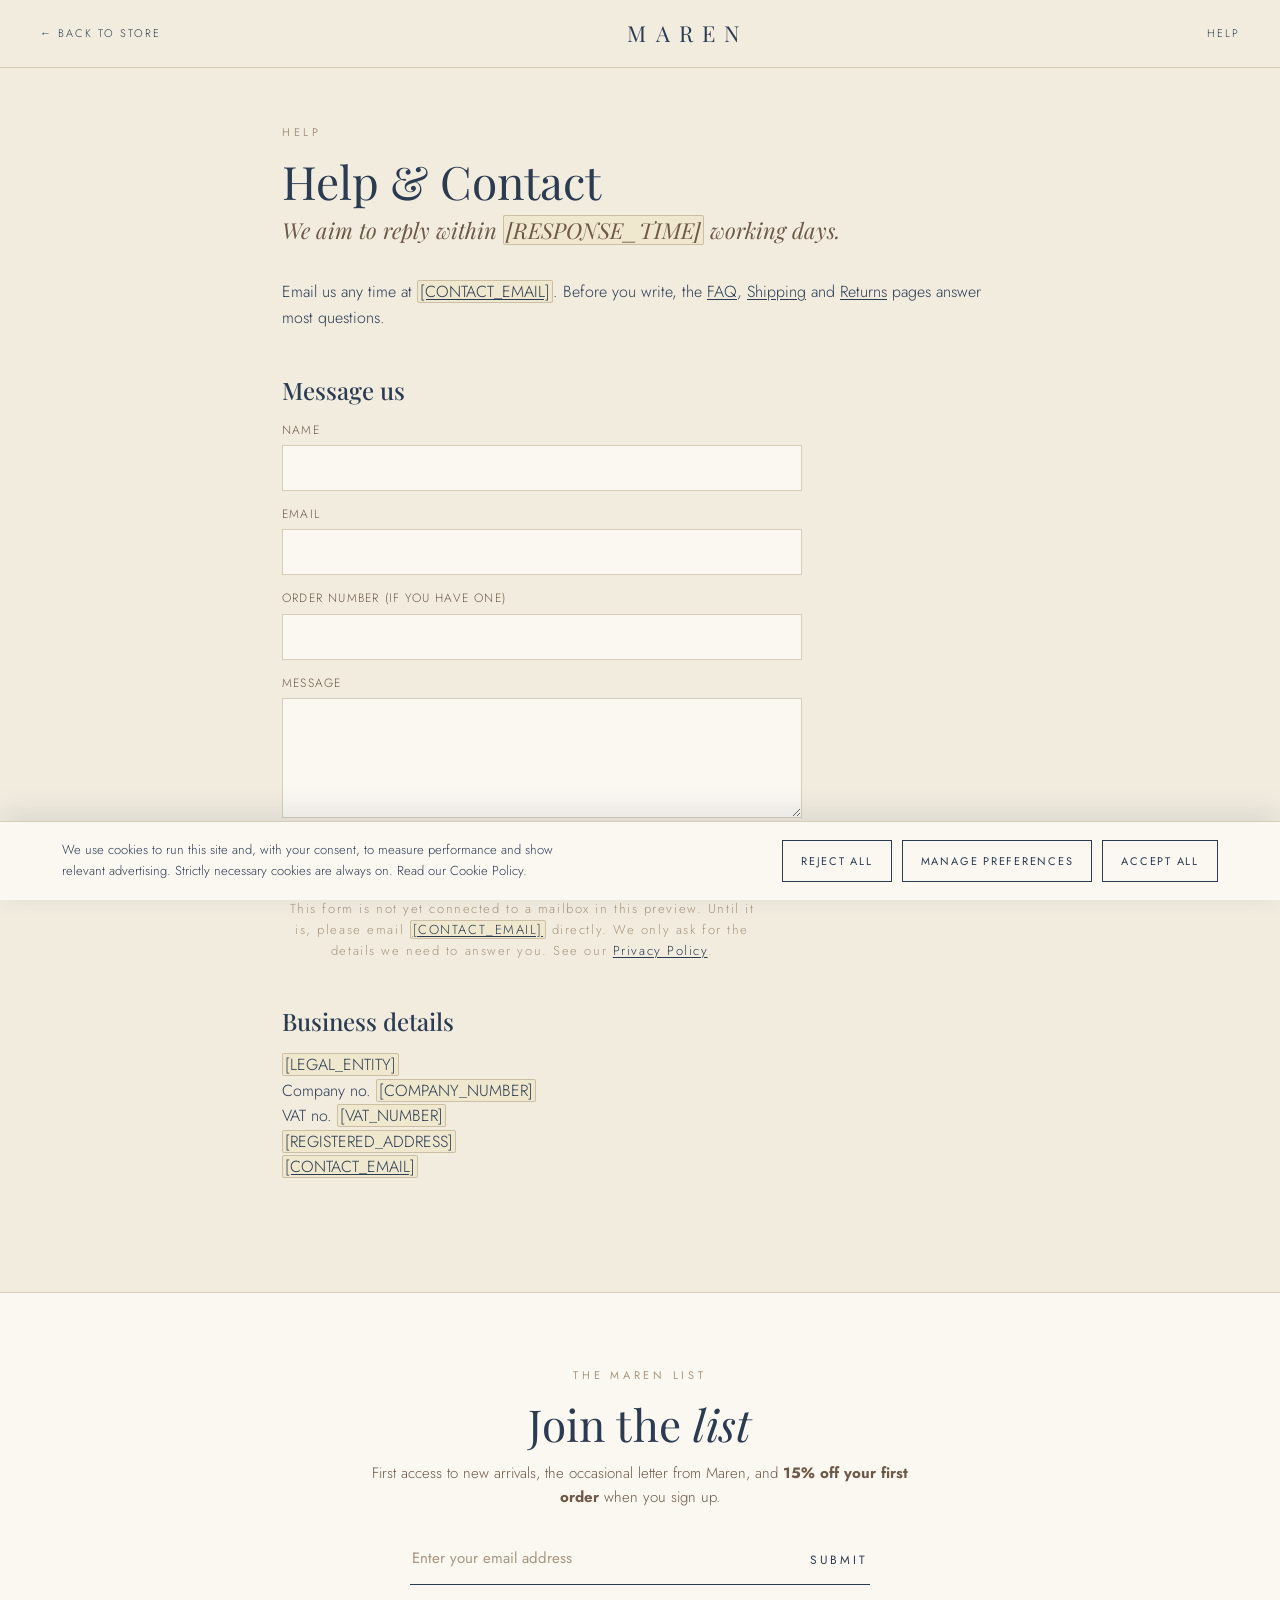
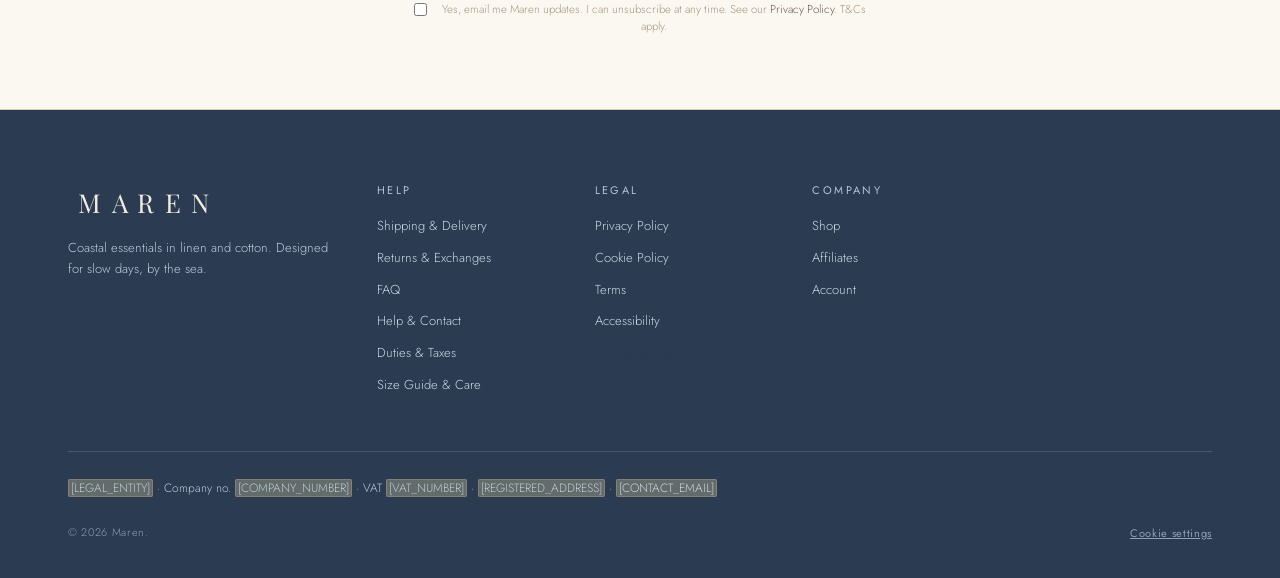
<file: help/contact/index.html>
<!DOCTYPE html>
<html lang="en">
<head>
<meta charset="UTF-8">
<meta name="viewport" content="width=device-width, initial-scale=1.0">
<meta name="robots" content="noindex, nofollow">
<title>Help &amp; Contact — MAREN</title>
<link rel="preconnect" href="https://fonts.googleapis.com">
<link rel="preconnect" href="https://fonts.gstatic.com" crossorigin>
<link href="https://fonts.googleapis.com/css2?family=Playfair+Display:ital,wght@0,400;0,500;0,600;1,400;1,500&family=Jost:wght@300;400;500&display=swap" rel="stylesheet">
<link rel="stylesheet" href="../../assets/css/styles.css?v=20260616d">
<link rel="stylesheet" href="../../assets/css/pages.css?v=20260616d">
</head>
<body class="legal-body">
<div id="site-header"></div>
<main class="legal-page"><article class="prose">
  <span class="eyebrow">Help</span>
  <h1>Help &amp; Contact</h1>
  <p class="lead">We aim to reply within <span data-token="RESPONSE_TIME">[RESPONSE_TIME]</span> working days.</p>

  <p>Email us any time at <a data-token-mail="CONTACT_EMAIL">[CONTACT_EMAIL]</a>. Before you write, the <a href="../faq/">FAQ</a>, <a href="../shipping/">Shipping</a> and <a href="../returns/">Returns</a> pages answer most questions.</p>

  <h2>Message us</h2>
  <form class="lp-form" onsubmit="return false">
    <div><label for="cf-name">Name</label><input id="cf-name" name="name" type="text" autocomplete="name"></div>
    <div><label for="cf-email">Email</label><input id="cf-email" name="email" type="email" autocomplete="email"></div>
    <div><label for="cf-order">Order number (if you have one)</label><input id="cf-order" name="order" type="text"></div>
    <div><label for="cf-msg">Message</label><textarea id="cf-msg" name="message"></textarea></div>
    <button class="cb-btn" type="submit">Send</button>
  </form>
  <p class="note">This form is not yet connected to a mailbox in this preview. Until it is, please email <a data-token-mail="CONTACT_EMAIL">[CONTACT_EMAIL]</a> directly. We only ask for the details we need to answer you. See our <a href="../../legal/privacy-policy/">Privacy Policy</a>.</p>

  <h2>Business details</h2>
  <p>
    <span data-token="LEGAL_ENTITY">[LEGAL_ENTITY]</span><br>
    Company no. <span data-token="COMPANY_NUMBER">[COMPANY_NUMBER]</span><br>
    VAT no. <span data-token="VAT_NUMBER">[VAT_NUMBER]</span><br>
    <span data-token="REGISTERED_ADDRESS">[REGISTERED_ADDRESS]</span><br>
    <a data-token-mail="CONTACT_EMAIL">[CONTACT_EMAIL]</a>
  </p>
</article></main>
<div id="site-footer"></div>
<script src="../../assets/js/site-config.js?v=20260616d"></script>
<script src="../../assets/js/maren-consent.js?v=20260616d"></script>
<script src="../../assets/js/maren-pages.js?v=20260616d"></script>
</body>
</html>
</file>
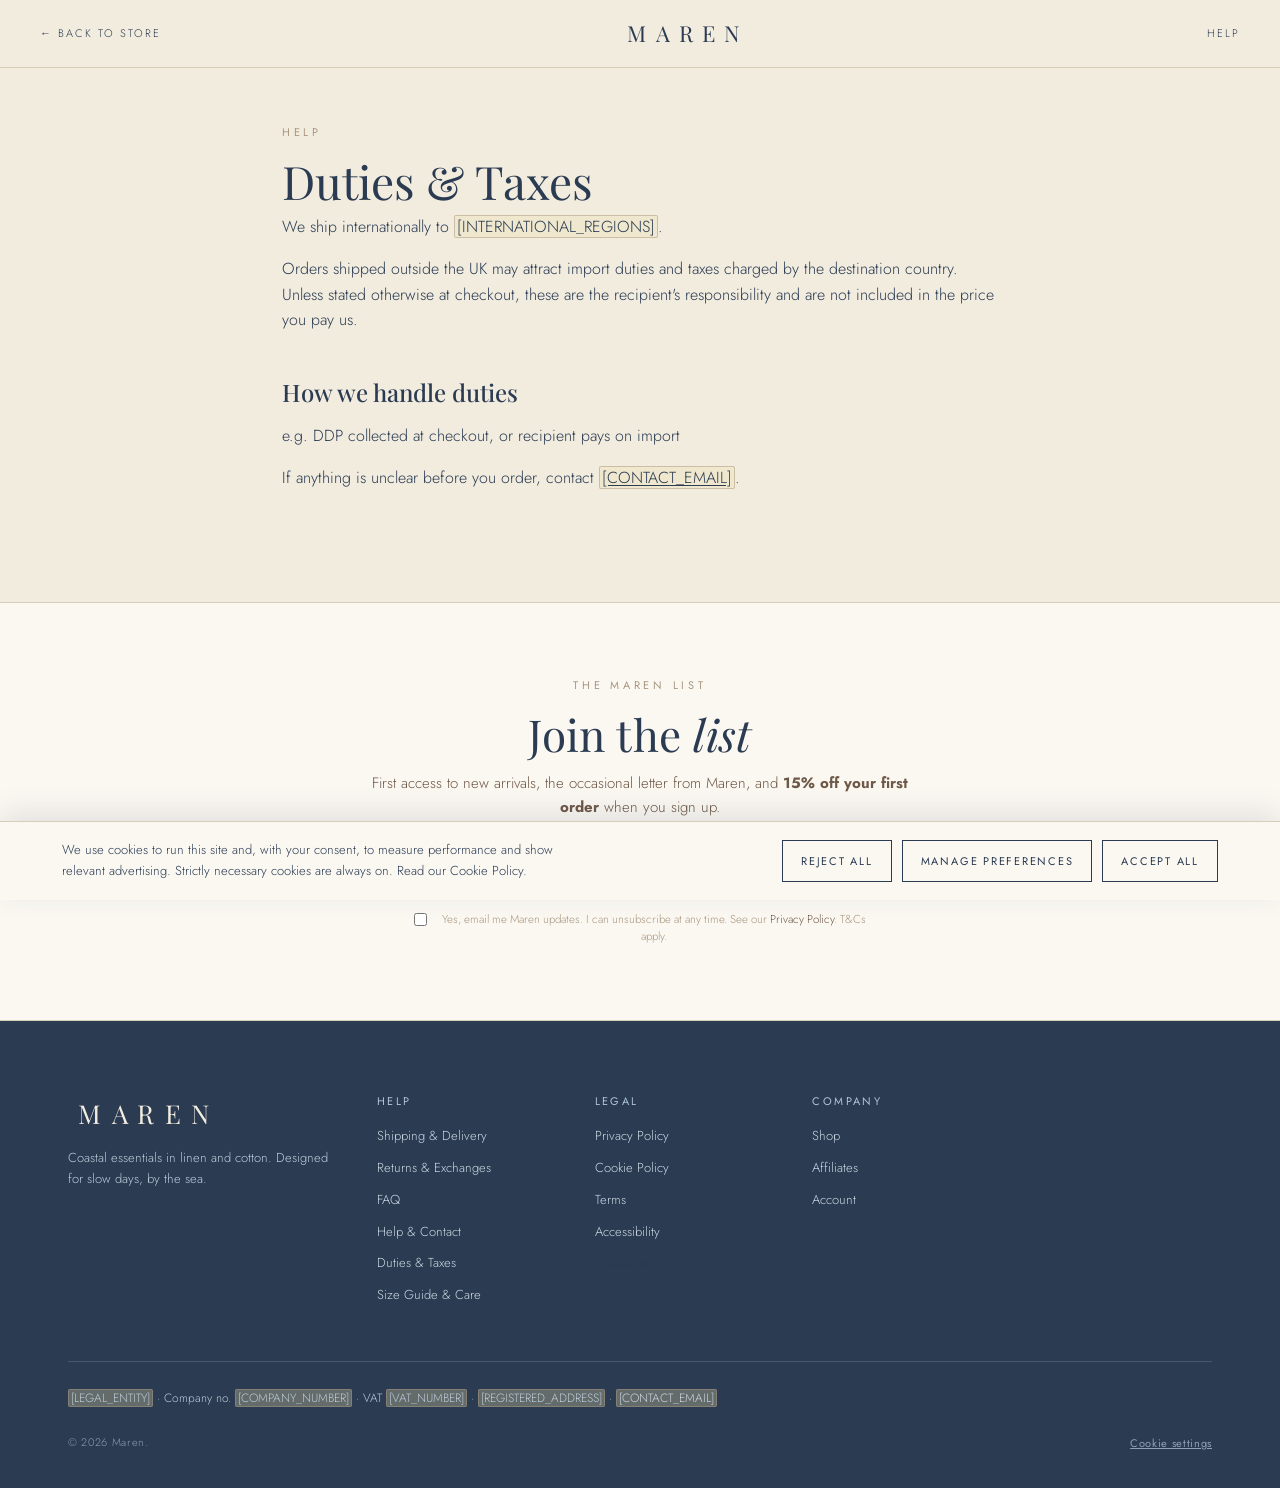
<file: help/duties-and-taxes/index.html>
<!DOCTYPE html>
<html lang="en">
<head>
<meta charset="UTF-8">
<meta name="viewport" content="width=device-width, initial-scale=1.0">
<meta name="robots" content="noindex, nofollow">
<title>Duties &amp; Taxes — MAREN</title>
<link rel="preconnect" href="https://fonts.googleapis.com">
<link rel="preconnect" href="https://fonts.gstatic.com" crossorigin>
<link href="https://fonts.googleapis.com/css2?family=Playfair+Display:ital,wght@0,400;0,500;0,600;1,400;1,500&family=Jost:wght@300;400;500&display=swap" rel="stylesheet">
<link rel="stylesheet" href="../../assets/css/styles.css?v=20260616d">
<link rel="stylesheet" href="../../assets/css/pages.css?v=20260616d">
</head>
<body class="legal-body">
<div id="site-header"></div>
<main class="legal-page"><article class="prose">
  <span class="eyebrow">Help</span>
  <h1>Duties &amp; Taxes</h1>

  <p>We ship internationally to <span data-token="INTERNATIONAL_REGIONS">[INTERNATIONAL_REGIONS]</span>.</p>

  <p>Orders shipped outside the UK may attract import duties and taxes charged by the destination country. Unless stated otherwise at checkout, these are the recipient's responsibility and are not included in the price you pay us.</p>

  <h2>How we handle duties</h2>
  <p><span data-token="DUTIES_MODEL">[DUTIES_MODEL]</span></p>

  <p>If anything is unclear before you order, contact <a data-token-mail="CONTACT_EMAIL">[CONTACT_EMAIL]</a>.</p>
</article></main>
<div id="site-footer"></div>
<script src="../../assets/js/site-config.js?v=20260616d"></script>
<script src="../../assets/js/maren-consent.js?v=20260616d"></script>
<script src="../../assets/js/maren-pages.js?v=20260616d"></script>
</body>
</html>
</file>
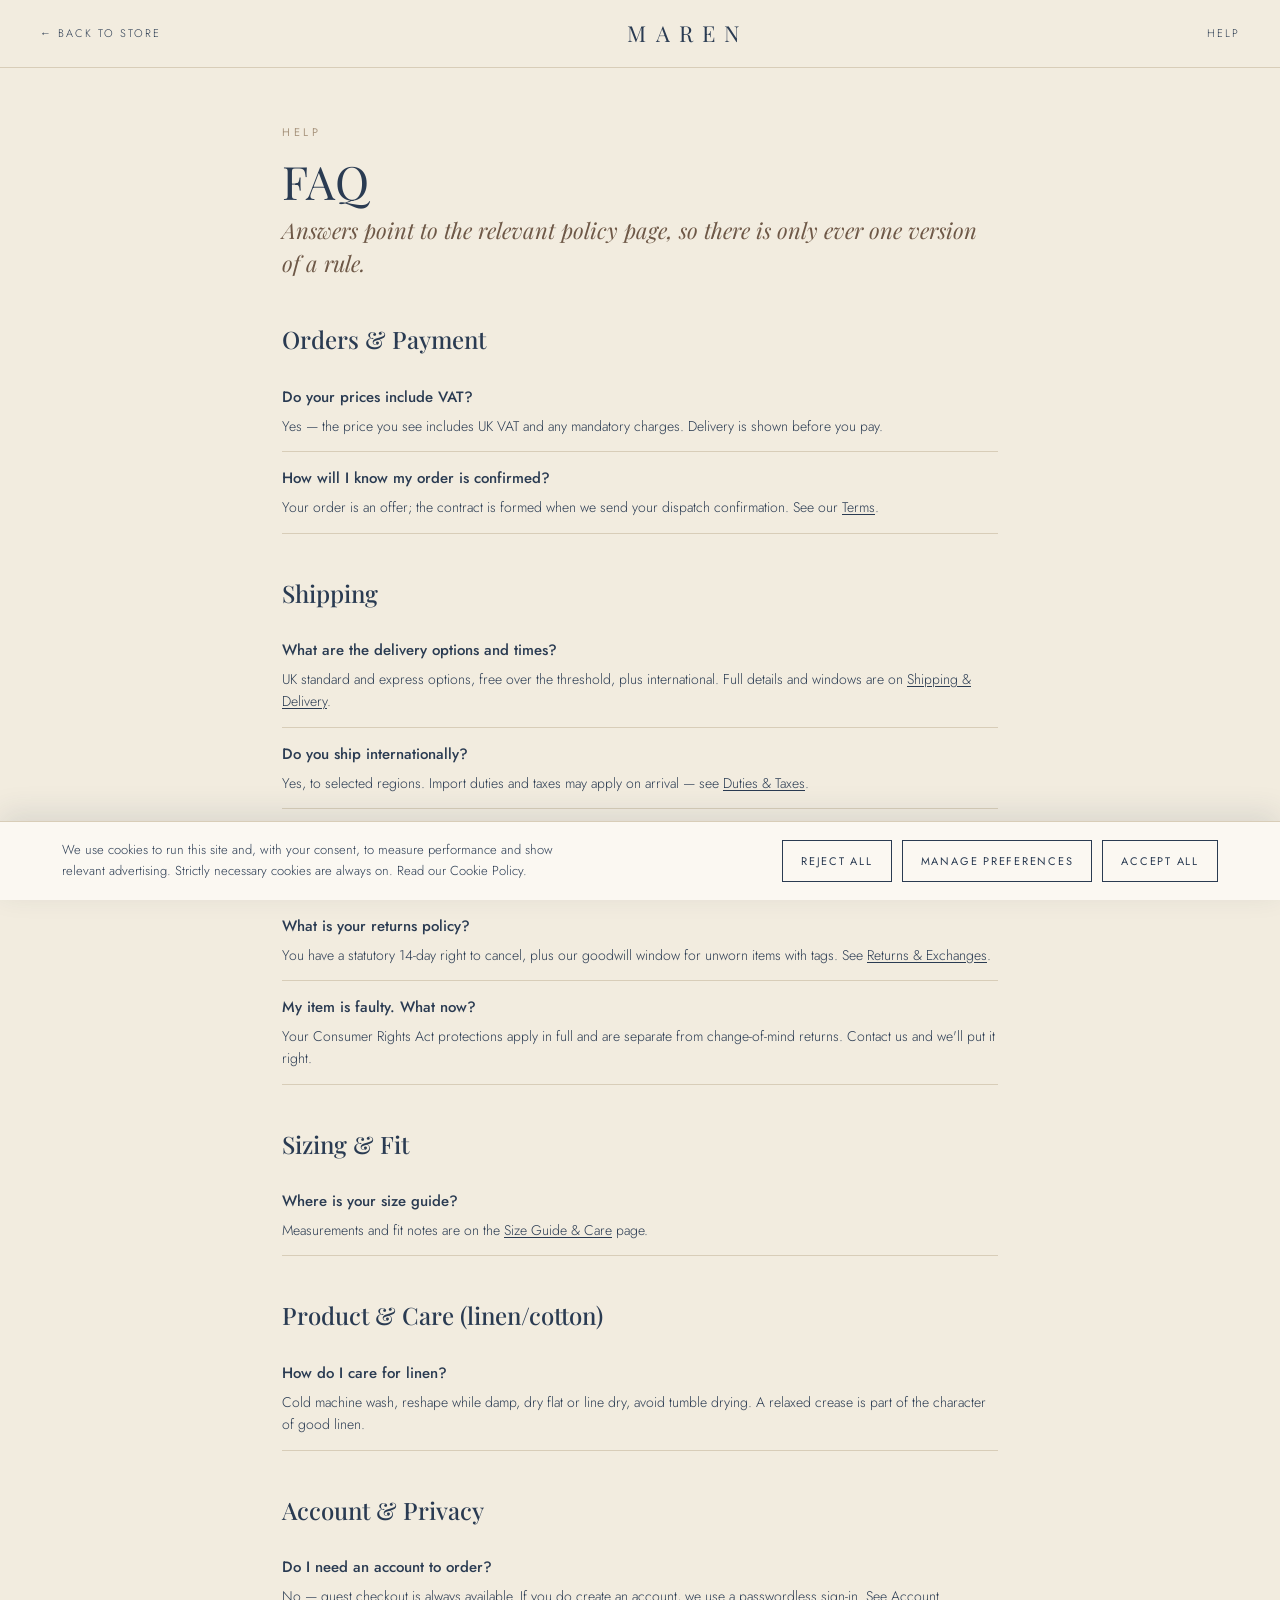
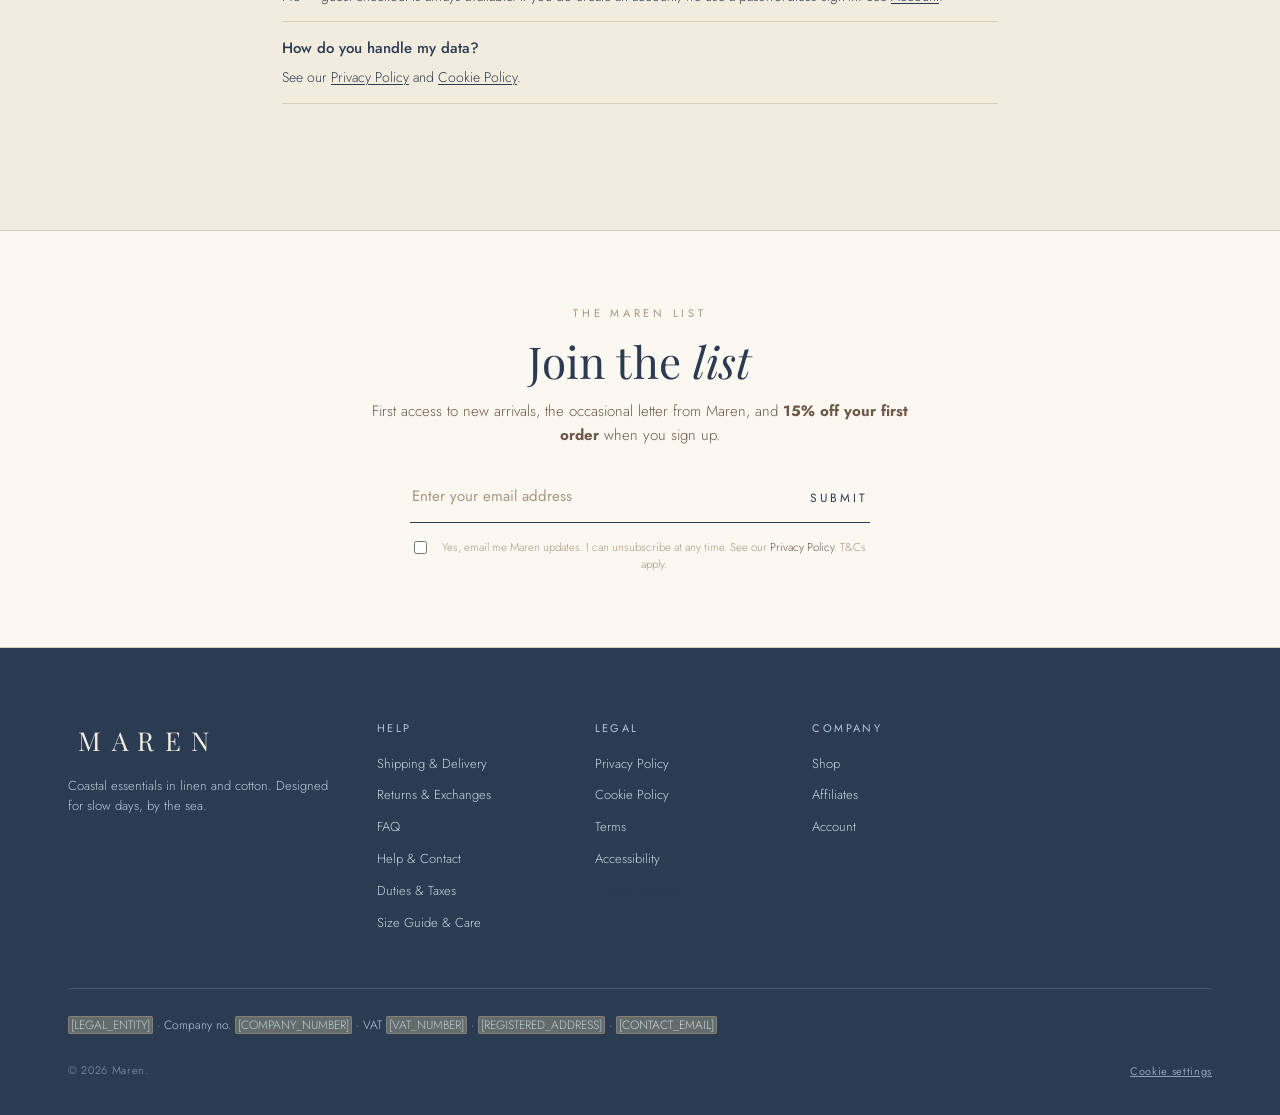
<file: help/faq/index.html>
<!DOCTYPE html>
<html lang="en">
<head>
<meta charset="UTF-8">
<meta name="viewport" content="width=device-width, initial-scale=1.0">
<meta name="robots" content="noindex, nofollow">
<title>FAQ — MAREN</title>
<link rel="preconnect" href="https://fonts.googleapis.com">
<link rel="preconnect" href="https://fonts.gstatic.com" crossorigin>
<link href="https://fonts.googleapis.com/css2?family=Playfair+Display:ital,wght@0,400;0,500;0,600;1,400;1,500&family=Jost:wght@300;400;500&display=swap" rel="stylesheet">
<link rel="stylesheet" href="../../assets/css/styles.css?v=20260616d">
<link rel="stylesheet" href="../../assets/css/pages.css?v=20260616d">
</head>
<body class="legal-body">
<div id="site-header"></div>
<main class="legal-page"><article class="prose">
  <span class="eyebrow">Help</span>
  <h1>FAQ</h1>
  <p class="lead">Answers point to the relevant policy page, so there is only ever one version of a rule.</p>

  <div class="faq-group">
    <h2>Orders &amp; Payment</h2>
    <div class="faq-item"><h4>Do your prices include VAT?</h4><p>Yes — the price you see includes UK VAT and any mandatory charges. Delivery is shown before you pay.</p></div>
    <div class="faq-item"><h4>How will I know my order is confirmed?</h4><p>Your order is an offer; the contract is formed when we send your dispatch confirmation. See our <a href="../../legal/terms/">Terms</a>.</p></div>
  </div>

  <div class="faq-group">
    <h2>Shipping</h2>
    <div class="faq-item"><h4>What are the delivery options and times?</h4><p>UK standard and express options, free over the threshold, plus international. Full details and windows are on <a href="../shipping/">Shipping &amp; Delivery</a>.</p></div>
    <div class="faq-item"><h4>Do you ship internationally?</h4><p>Yes, to selected regions. Import duties and taxes may apply on arrival — see <a href="../duties-and-taxes/">Duties &amp; Taxes</a>.</p></div>
  </div>

  <div class="faq-group">
    <h2>Returns &amp; Exchanges</h2>
    <div class="faq-item"><h4>What is your returns policy?</h4><p>You have a statutory 14-day right to cancel, plus our goodwill window for unworn items with tags. See <a href="../returns/">Returns &amp; Exchanges</a>.</p></div>
    <div class="faq-item"><h4>My item is faulty. What now?</h4><p>Your Consumer Rights Act protections apply in full and are separate from change-of-mind returns. Contact us and we'll put it right.</p></div>
  </div>

  <div class="faq-group">
    <h2>Sizing &amp; Fit</h2>
    <div class="faq-item"><h4>Where is your size guide?</h4><p>Measurements and fit notes are on the <a href="../size-guide/">Size Guide &amp; Care</a> page.</p></div>
  </div>

  <div class="faq-group">
    <h2>Product &amp; Care (linen/cotton)</h2>
    <div class="faq-item"><h4>How do I care for linen?</h4><p>Cold machine wash, reshape while damp, dry flat or line dry, avoid tumble drying. A relaxed crease is part of the character of good linen.</p></div>
  </div>

  <div class="faq-group">
    <h2>Account &amp; Privacy</h2>
    <div class="faq-item"><h4>Do I need an account to order?</h4><p>No — guest checkout is always available. If you do create an account, we use a passwordless sign-in. See <a href="../../account/">Account</a>.</p></div>
    <div class="faq-item"><h4>How do you handle my data?</h4><p>See our <a href="../../legal/privacy-policy/">Privacy Policy</a> and <a href="../../legal/cookie-policy/">Cookie Policy</a>.</p></div>
  </div>
</article></main>
<div id="site-footer"></div>
<script src="../../assets/js/site-config.js?v=20260616d"></script>
<script src="../../assets/js/maren-consent.js?v=20260616d"></script>
<script src="../../assets/js/maren-pages.js?v=20260616d"></script>
</body>
</html>
</file>
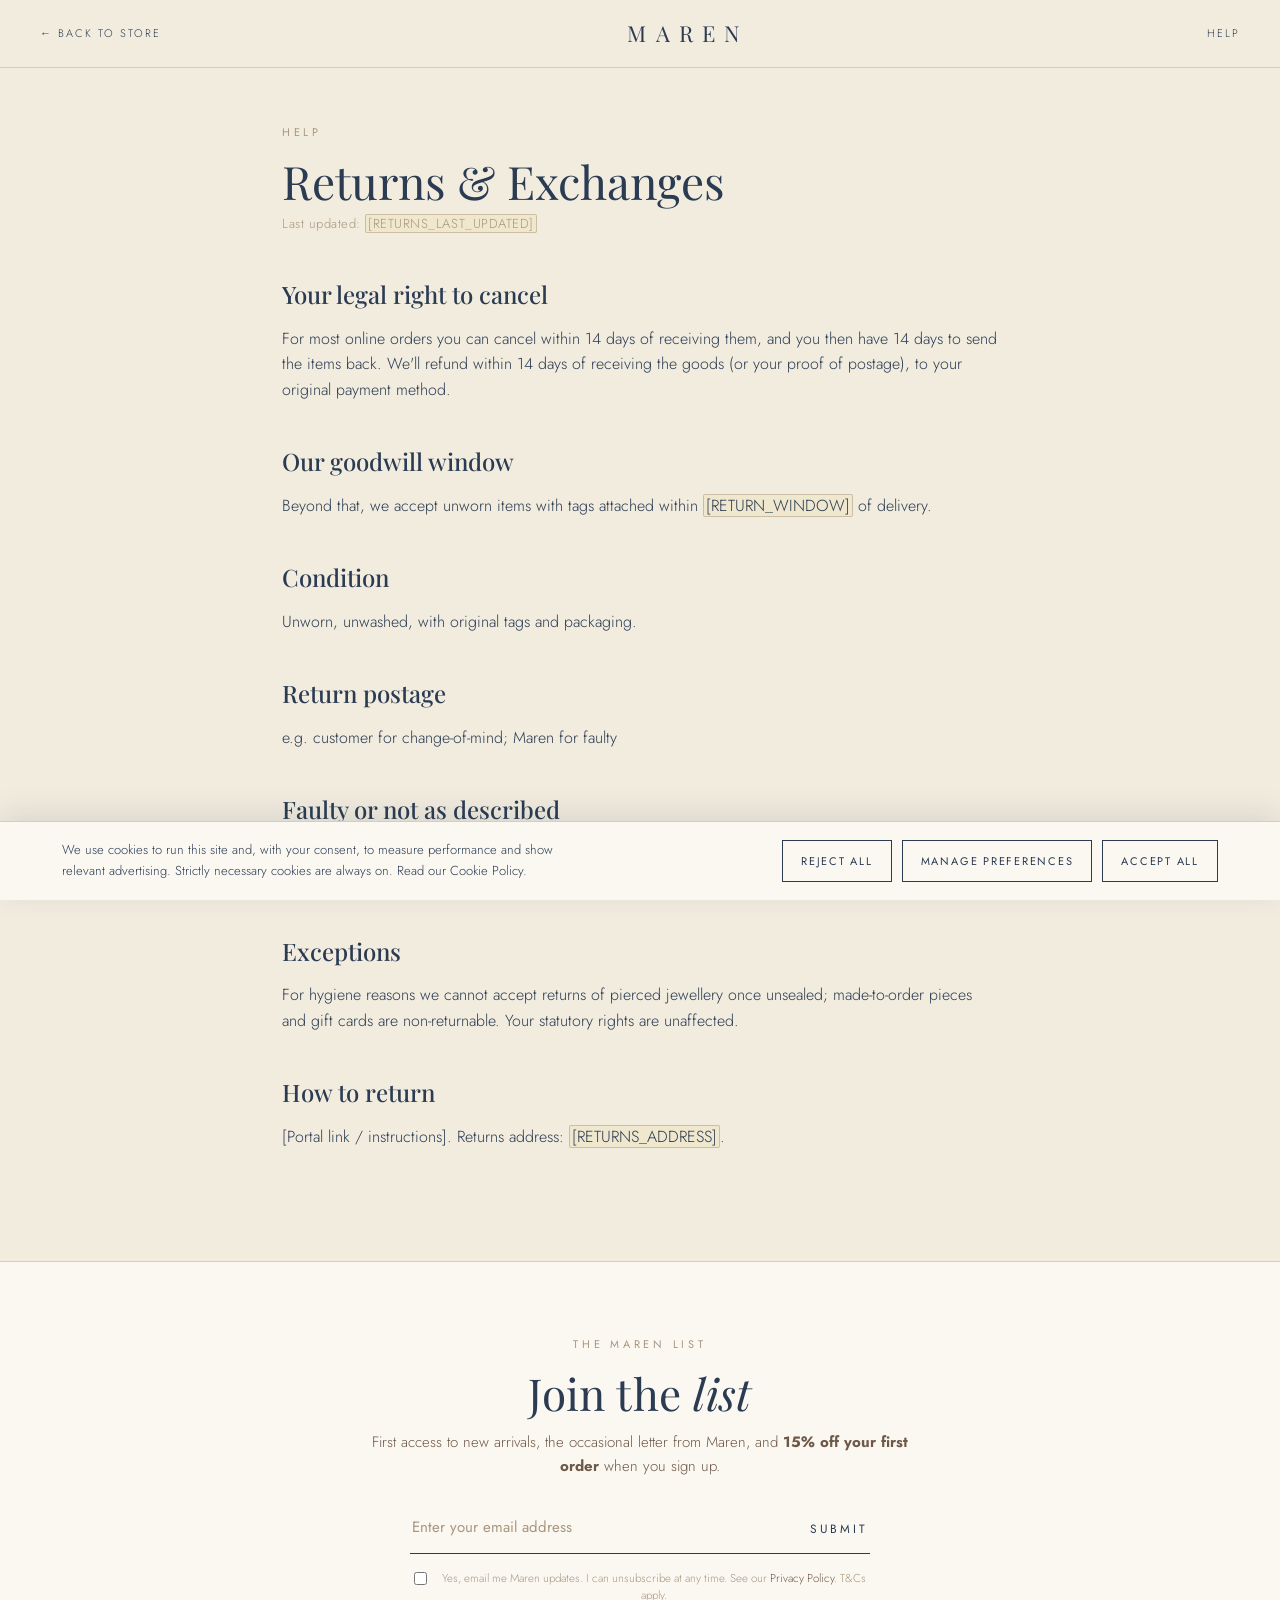
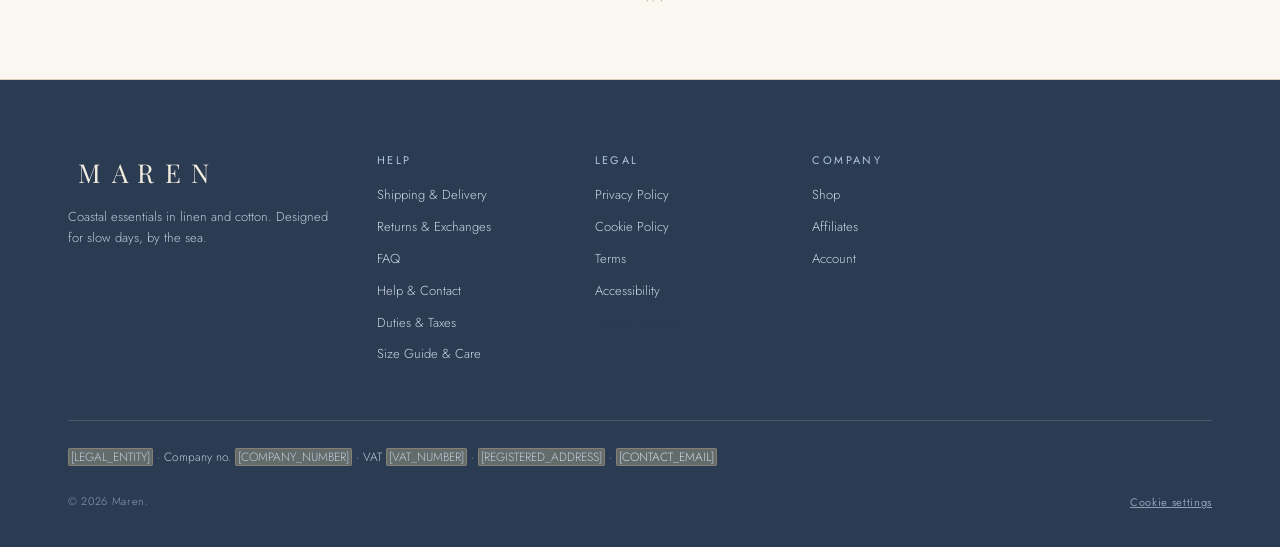
<file: help/returns/index.html>
<!DOCTYPE html>
<html lang="en">
<head>
<meta charset="UTF-8">
<meta name="viewport" content="width=device-width, initial-scale=1.0">
<meta name="robots" content="noindex, nofollow">
<title>Returns &amp; Exchanges — MAREN</title>
<link rel="preconnect" href="https://fonts.googleapis.com">
<link rel="preconnect" href="https://fonts.gstatic.com" crossorigin>
<link href="https://fonts.googleapis.com/css2?family=Playfair+Display:ital,wght@0,400;0,500;0,600;1,400;1,500&family=Jost:wght@300;400;500&display=swap" rel="stylesheet">
<link rel="stylesheet" href="../../assets/css/styles.css?v=20260616d">
<link rel="stylesheet" href="../../assets/css/pages.css?v=20260616d">
</head>
<body class="legal-body">
<div id="site-header"></div>
<main class="legal-page"><article class="prose">
  <span class="eyebrow">Help</span>
  <h1>Returns &amp; Exchanges</h1>
  <p class="updated">Last updated: <span data-token="RETURNS_LAST_UPDATED">[RETURNS_LAST_UPDATED]</span></p>

  <h2>Your legal right to cancel</h2>
  <p>For most online orders you can cancel within 14 days of receiving them, and you then have 14 days to send the items back. We'll refund within 14 days of receiving the goods (or your proof of postage), to your original payment method.</p>

  <h2>Our goodwill window</h2>
  <p>Beyond that, we accept unworn items with tags attached within <span data-token="RETURN_WINDOW">[RETURN_WINDOW]</span> of delivery.</p>

  <h2>Condition</h2>
  <p>Unworn, unwashed, with original tags and packaging.</p>

  <h2>Return postage</h2>
  <p><span data-token="RETURN_POSTAGE_WHO_PAYS">[RETURN_POSTAGE_WHO_PAYS]</span></p>

  <h2>Faulty or not as described</h2>
  <p>Your Consumer Rights Act protections apply in full and are separate from change-of-mind returns. Contact <a data-token-mail="CONTACT_EMAIL">[CONTACT_EMAIL]</a>.</p>

  <h2>Exceptions</h2>
  <p>For hygiene reasons we cannot accept returns of pierced jewellery once unsealed; made-to-order pieces and gift cards are non-returnable. Your statutory rights are unaffected.</p>

  <h2>How to return</h2>
  <p>[Portal link / instructions]. Returns address: <span data-token="RETURNS_ADDRESS">[RETURNS_ADDRESS]</span>.</p>
</article></main>
<div id="site-footer"></div>
<script src="../../assets/js/site-config.js?v=20260616d"></script>
<script src="../../assets/js/maren-consent.js?v=20260616d"></script>
<script src="../../assets/js/maren-pages.js?v=20260616d"></script>
</body>
</html>
</file>
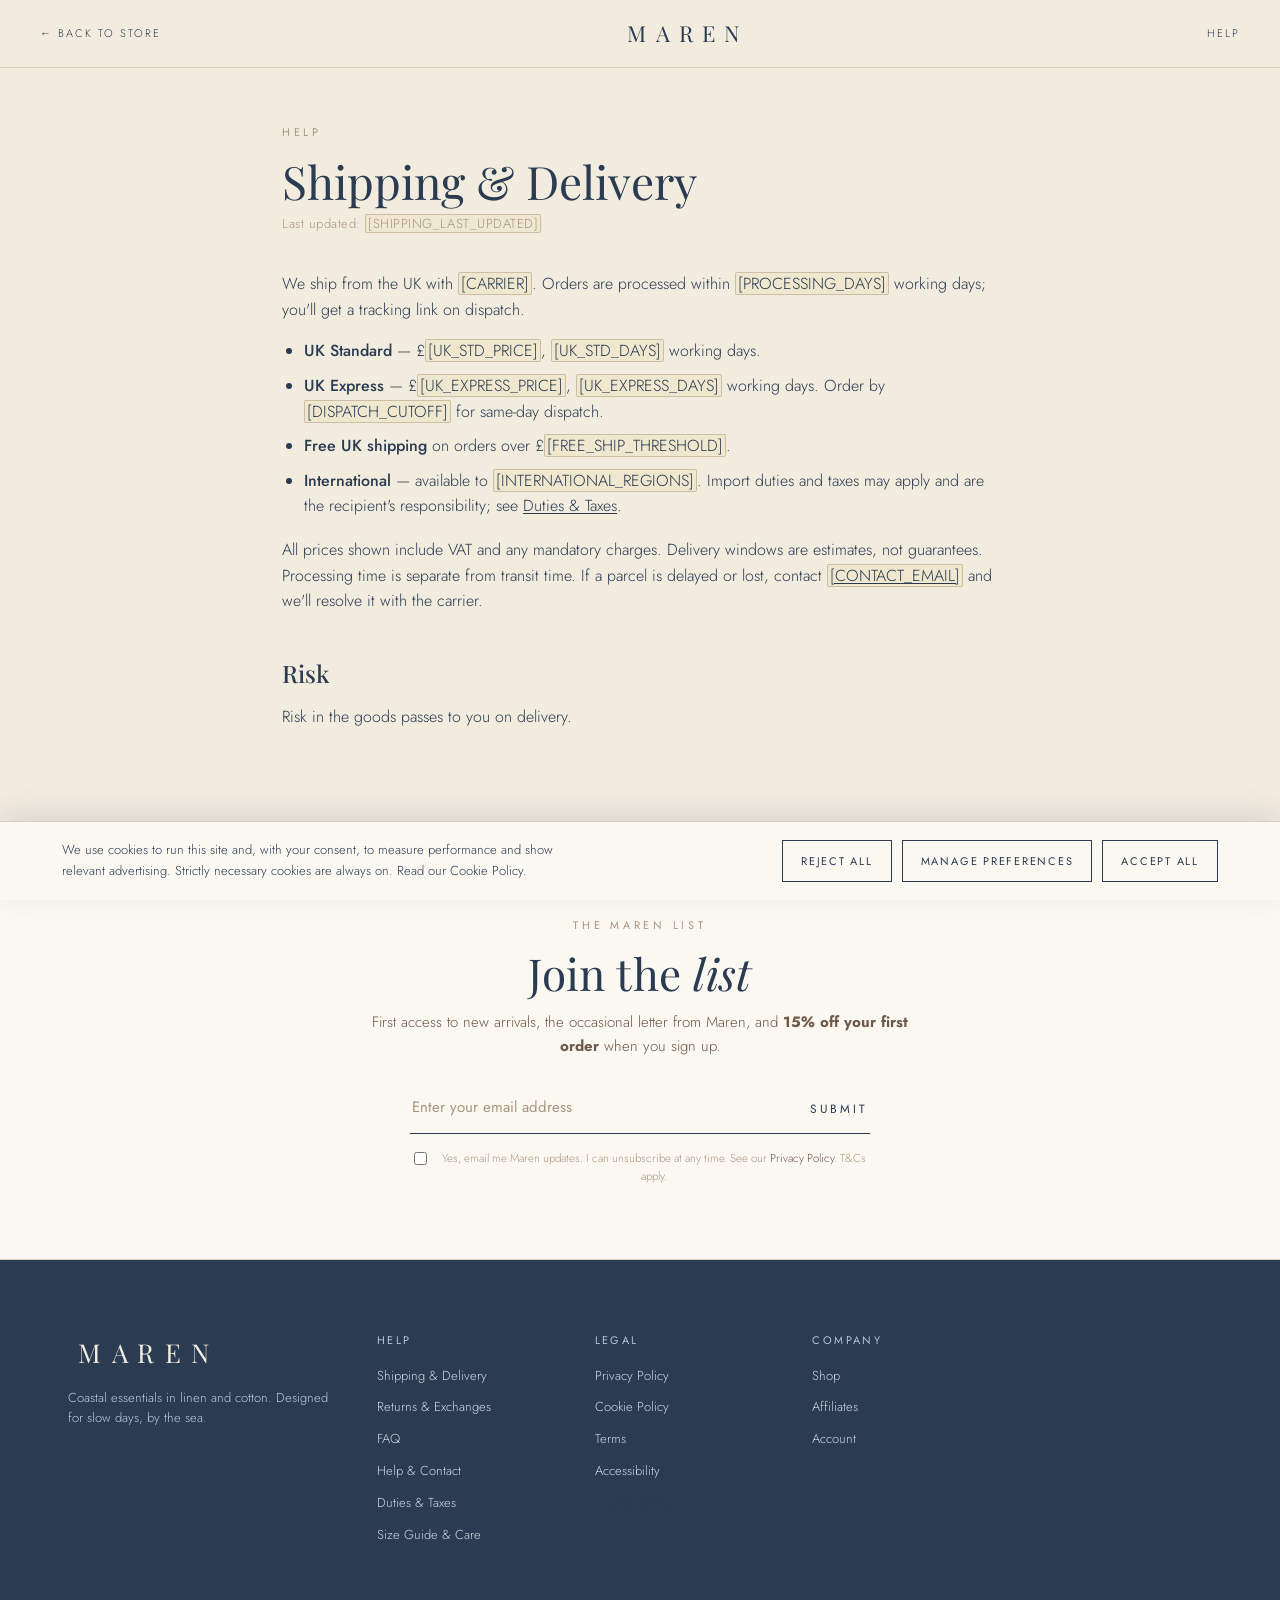
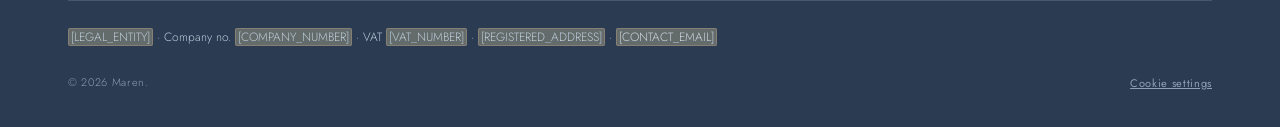
<file: help/shipping/index.html>
<!DOCTYPE html>
<html lang="en">
<head>
<meta charset="UTF-8">
<meta name="viewport" content="width=device-width, initial-scale=1.0">
<meta name="robots" content="noindex, nofollow">
<title>Shipping &amp; Delivery — MAREN</title>
<link rel="preconnect" href="https://fonts.googleapis.com">
<link rel="preconnect" href="https://fonts.gstatic.com" crossorigin>
<link href="https://fonts.googleapis.com/css2?family=Playfair+Display:ital,wght@0,400;0,500;0,600;1,400;1,500&family=Jost:wght@300;400;500&display=swap" rel="stylesheet">
<link rel="stylesheet" href="../../assets/css/styles.css?v=20260616d">
<link rel="stylesheet" href="../../assets/css/pages.css?v=20260616d">
</head>
<body class="legal-body">
<div id="site-header"></div>
<main class="legal-page"><article class="prose">
  <span class="eyebrow">Help</span>
  <h1>Shipping &amp; Delivery</h1>
  <p class="updated">Last updated: <span data-token="SHIPPING_LAST_UPDATED">[SHIPPING_LAST_UPDATED]</span></p>

  <p>We ship from the UK with <span data-token="CARRIER">[CARRIER]</span>. Orders are processed within <span data-token="PROCESSING_DAYS">[PROCESSING_DAYS]</span> working days; you'll get a tracking link on dispatch.</p>

  <ul>
    <li><strong>UK Standard</strong> — &pound;<span data-token="UK_STD_PRICE">[UK_STD_PRICE]</span>, <span data-token="UK_STD_DAYS">[UK_STD_DAYS]</span> working days.</li>
    <li><strong>UK Express</strong> — &pound;<span data-token="UK_EXPRESS_PRICE">[UK_EXPRESS_PRICE]</span>, <span data-token="UK_EXPRESS_DAYS">[UK_EXPRESS_DAYS]</span> working days. Order by <span data-token="DISPATCH_CUTOFF">[DISPATCH_CUTOFF]</span> for same-day dispatch.</li>
    <li><strong>Free UK shipping</strong> on orders over &pound;<span data-token="FREE_SHIP_THRESHOLD">[FREE_SHIP_THRESHOLD]</span>.</li>
    <li><strong>International</strong> — available to <span data-token="INTERNATIONAL_REGIONS">[INTERNATIONAL_REGIONS]</span>. Import duties and taxes may apply and are the recipient's responsibility; see <a href="../duties-and-taxes/">Duties &amp; Taxes</a>.</li>
  </ul>

  <p>All prices shown include VAT and any mandatory charges. Delivery windows are estimates, not guarantees. Processing time is separate from transit time. If a parcel is delayed or lost, contact <a data-token-mail="CONTACT_EMAIL">[CONTACT_EMAIL]</a> and we'll resolve it with the carrier.</p>

  <h2>Risk</h2>
  <p>Risk in the goods passes to you on delivery.</p>
</article></main>
<div id="site-footer"></div>
<script src="../../assets/js/site-config.js?v=20260616d"></script>
<script src="../../assets/js/maren-consent.js?v=20260616d"></script>
<script src="../../assets/js/maren-pages.js?v=20260616d"></script>
</body>
</html>
</file>
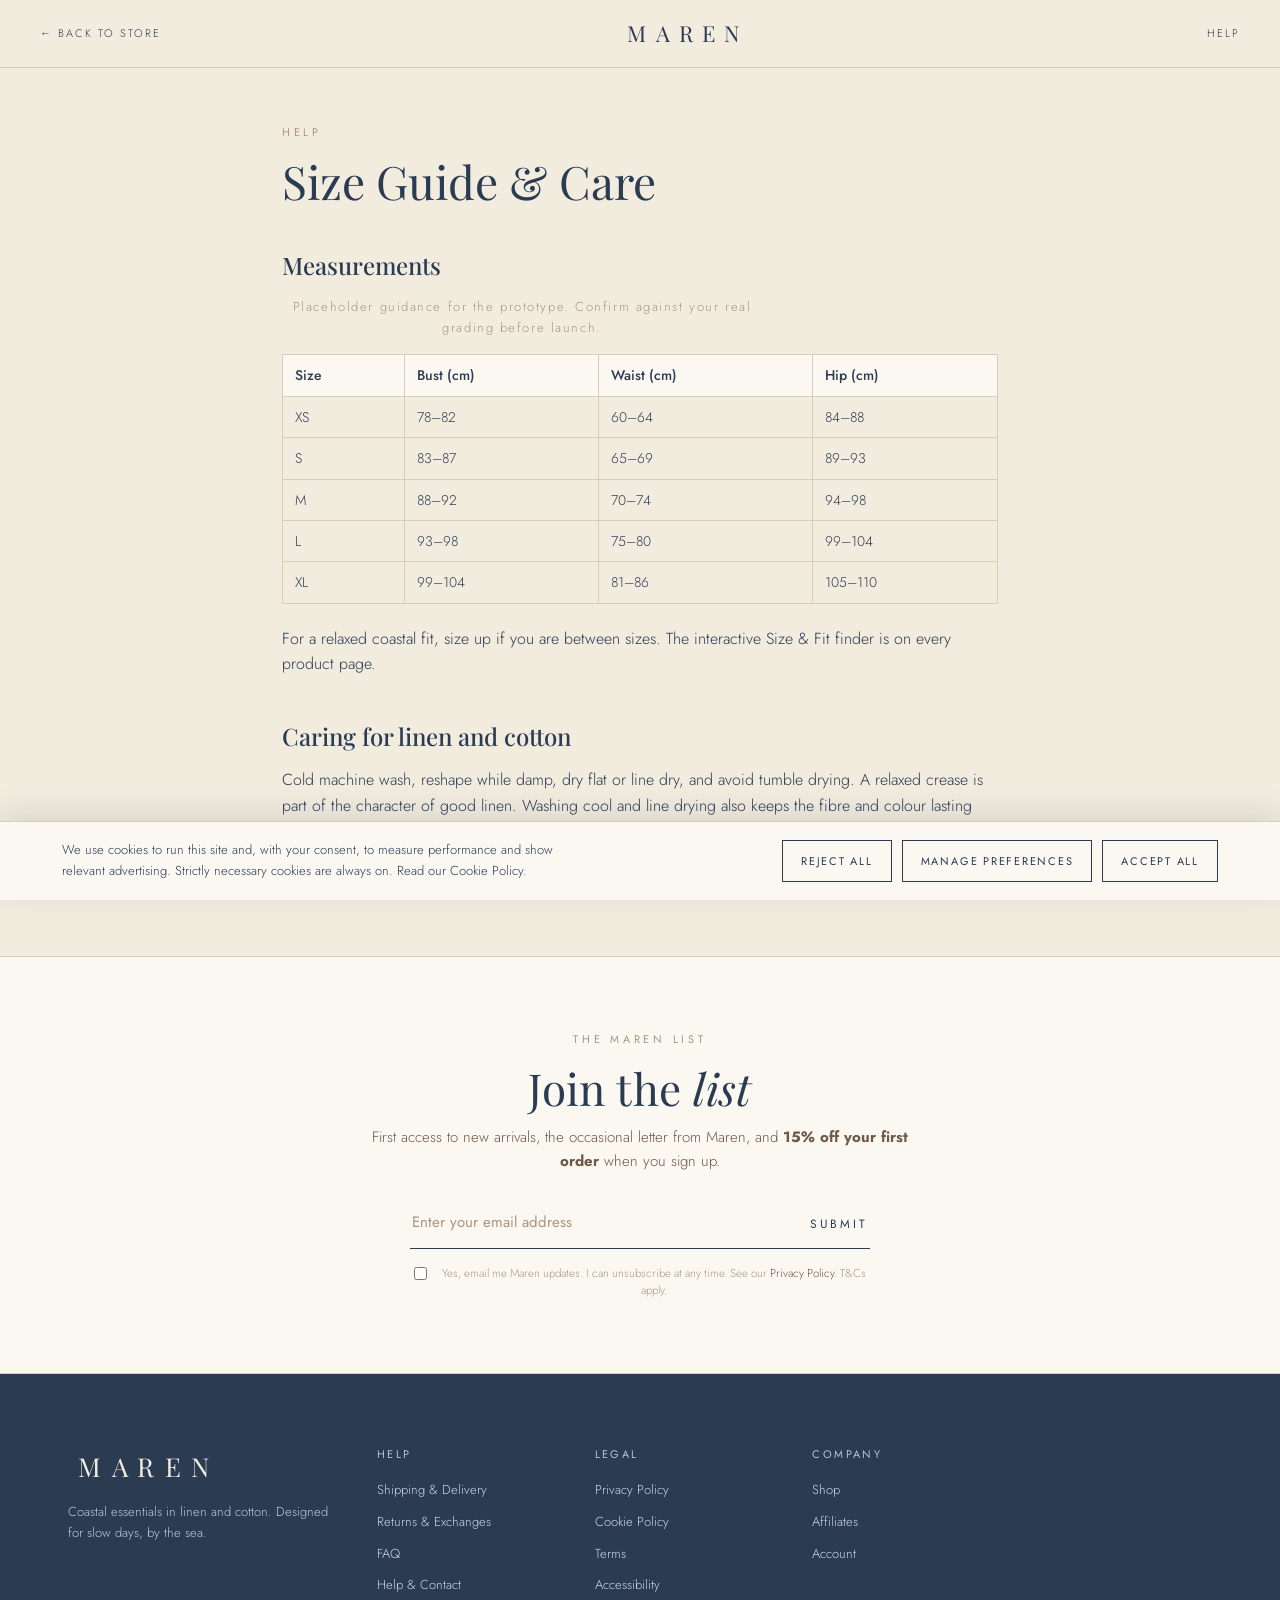
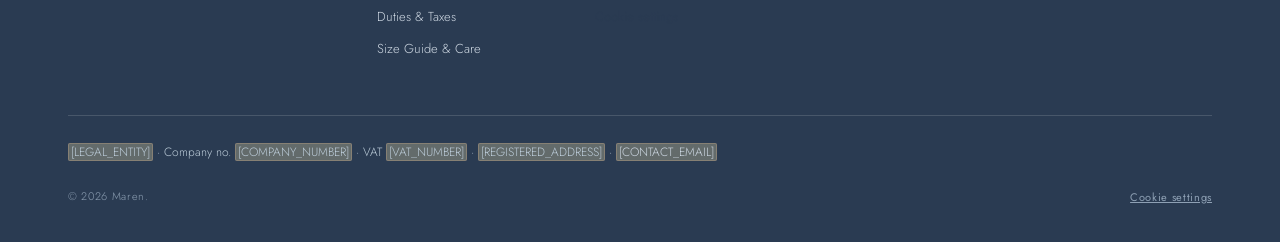
<file: help/size-guide/index.html>
<!DOCTYPE html>
<html lang="en">
<head>
<meta charset="UTF-8">
<meta name="viewport" content="width=device-width, initial-scale=1.0">
<meta name="robots" content="noindex, nofollow">
<title>Size Guide &amp; Care — MAREN</title>
<link rel="preconnect" href="https://fonts.googleapis.com">
<link rel="preconnect" href="https://fonts.gstatic.com" crossorigin>
<link href="https://fonts.googleapis.com/css2?family=Playfair+Display:ital,wght@0,400;0,500;0,600;1,400;1,500&family=Jost:wght@300;400;500&display=swap" rel="stylesheet">
<link rel="stylesheet" href="../../assets/css/styles.css?v=20260616d">
<link rel="stylesheet" href="../../assets/css/pages.css?v=20260616d">
</head>
<body class="legal-body">
<div id="site-header"></div>
<main class="legal-page"><article class="prose">
  <span class="eyebrow">Help</span>
  <h1>Size Guide &amp; Care</h1>

  <h2>Measurements</h2>
  <p class="note">Placeholder guidance for the prototype. Confirm against your real grading before launch.</p>
  <table>
    <thead><tr><th>Size</th><th>Bust (cm)</th><th>Waist (cm)</th><th>Hip (cm)</th></tr></thead>
    <tbody>
      <tr><td>XS</td><td>78&ndash;82</td><td>60&ndash;64</td><td>84&ndash;88</td></tr>
      <tr><td>S</td><td>83&ndash;87</td><td>65&ndash;69</td><td>89&ndash;93</td></tr>
      <tr><td>M</td><td>88&ndash;92</td><td>70&ndash;74</td><td>94&ndash;98</td></tr>
      <tr><td>L</td><td>93&ndash;98</td><td>75&ndash;80</td><td>99&ndash;104</td></tr>
      <tr><td>XL</td><td>99&ndash;104</td><td>81&ndash;86</td><td>105&ndash;110</td></tr>
    </tbody>
  </table>
  <p>For a relaxed coastal fit, size up if you are between sizes. The interactive Size &amp; Fit finder is on every product page.</p>

  <h2>Caring for linen and cotton</h2>
  <p>Cold machine wash, reshape while damp, dry flat or line dry, and avoid tumble drying. A relaxed crease is part of the character of good linen. Washing cool and line drying also keeps the fibre and colour lasting longer.</p>
</article></main>
<div id="site-footer"></div>
<script src="../../assets/js/site-config.js?v=20260616d"></script>
<script src="../../assets/js/maren-consent.js?v=20260616d"></script>
<script src="../../assets/js/maren-pages.js?v=20260616d"></script>
</body>
</html>
</file>
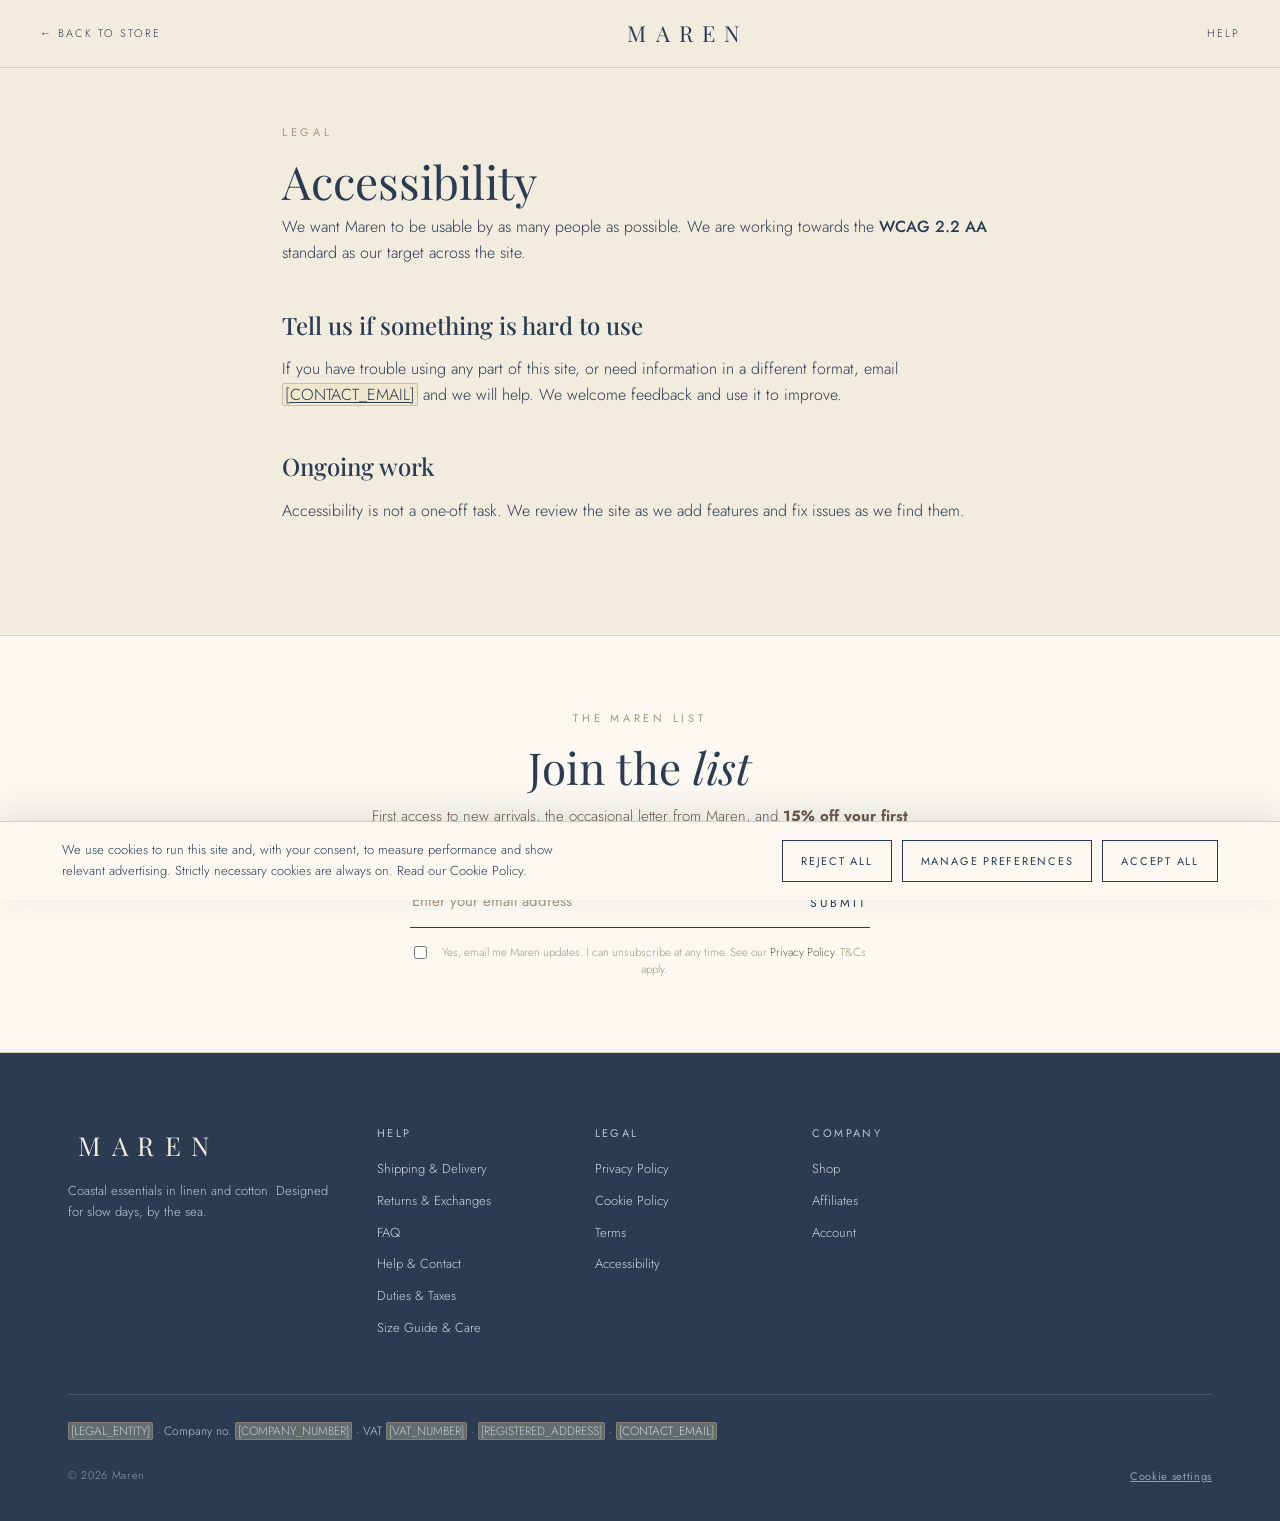
<file: legal/accessibility/index.html>
<!DOCTYPE html>
<html lang="en">
<head>
<meta charset="UTF-8">
<meta name="viewport" content="width=device-width, initial-scale=1.0">
<meta name="robots" content="noindex, nofollow">
<title>Accessibility — MAREN</title>
<link rel="preconnect" href="https://fonts.googleapis.com">
<link rel="preconnect" href="https://fonts.gstatic.com" crossorigin>
<link href="https://fonts.googleapis.com/css2?family=Playfair+Display:ital,wght@0,400;0,500;0,600;1,400;1,500&family=Jost:wght@300;400;500&display=swap" rel="stylesheet">
<link rel="stylesheet" href="../../assets/css/styles.css?v=20260616d">
<link rel="stylesheet" href="../../assets/css/pages.css?v=20260616d">
</head>
<body class="legal-body">
<div id="site-header"></div>
<main class="legal-page"><article class="prose">
  <span class="eyebrow">Legal</span>
  <h1>Accessibility</h1>

  <p>We want Maren to be usable by as many people as possible. We are working towards the <strong>WCAG 2.2 AA</strong> standard as our target across the site.</p>

  <h2>Tell us if something is hard to use</h2>
  <p>If you have trouble using any part of this site, or need information in a different format, email <a data-token-mail="CONTACT_EMAIL">[CONTACT_EMAIL]</a> and we will help. We welcome feedback and use it to improve.</p>

  <h2>Ongoing work</h2>
  <p>Accessibility is not a one-off task. We review the site as we add features and fix issues as we find them.</p>
</article></main>
<div id="site-footer"></div>
<script src="../../assets/js/site-config.js?v=20260616d"></script>
<script src="../../assets/js/maren-consent.js?v=20260616d"></script>
<script src="../../assets/js/maren-pages.js?v=20260616d"></script>
</body>
</html>
</file>
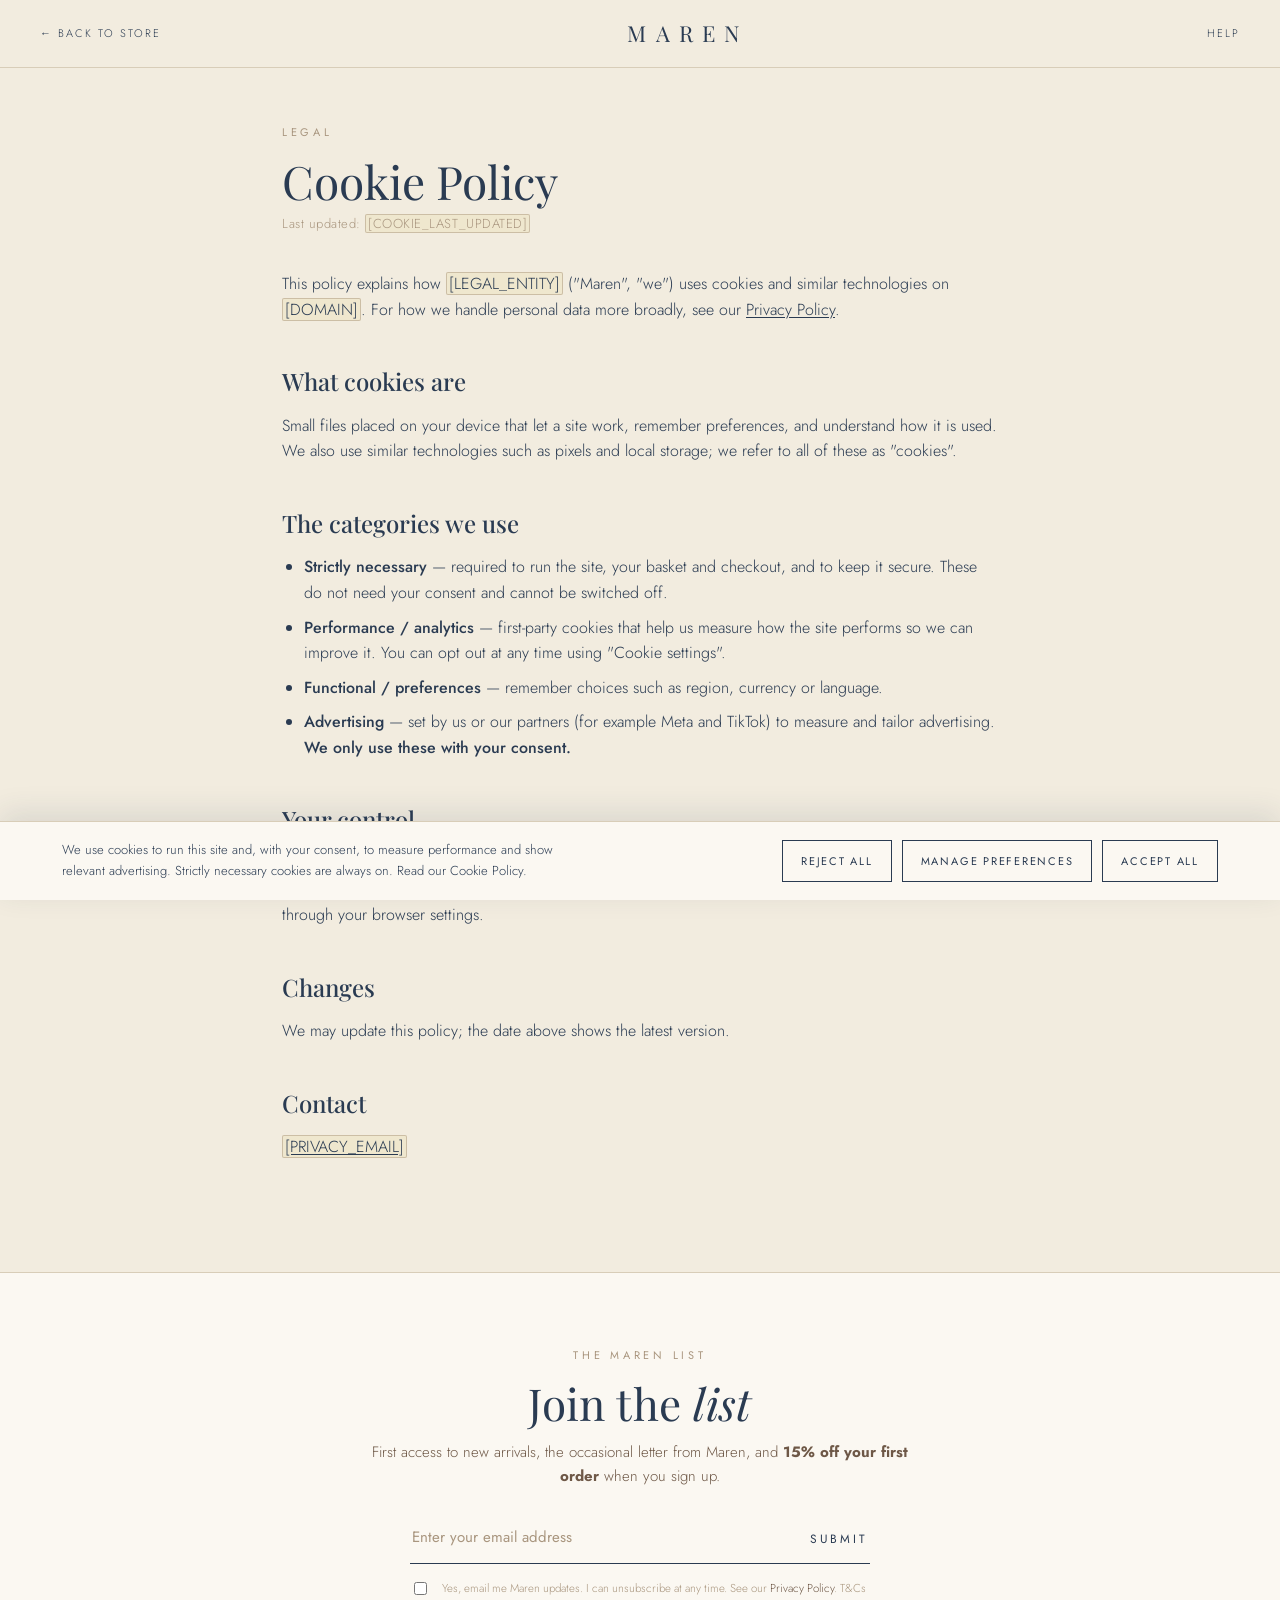
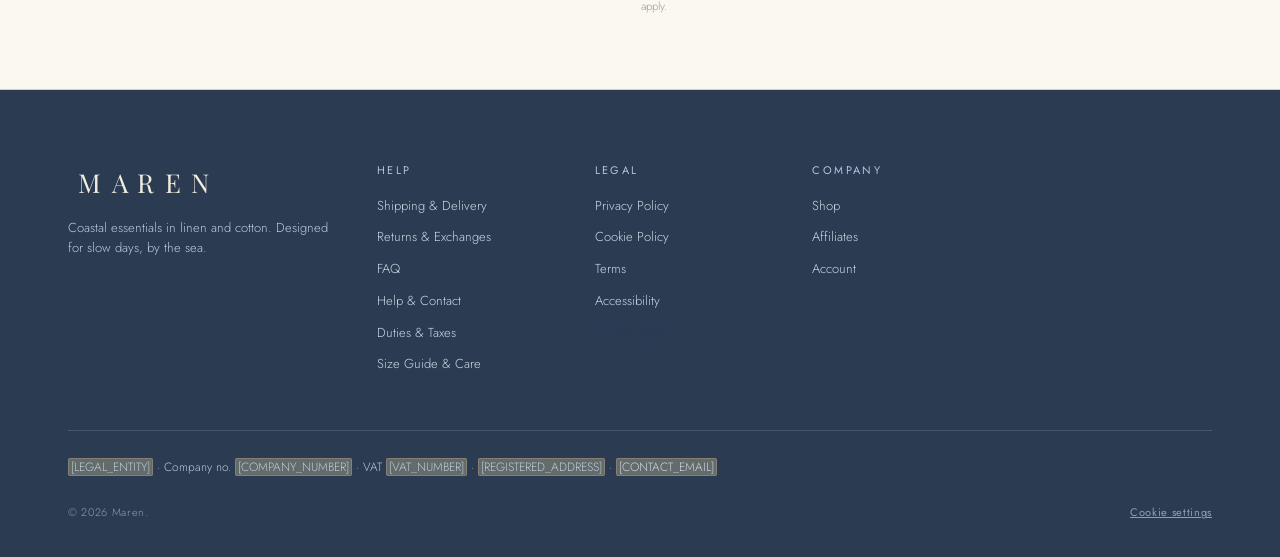
<file: legal/cookie-policy/index.html>
<!DOCTYPE html>
<html lang="en">
<head>
<meta charset="UTF-8">
<meta name="viewport" content="width=device-width, initial-scale=1.0">
<meta name="robots" content="noindex, nofollow">
<title>Cookie Policy — MAREN</title>
<link rel="preconnect" href="https://fonts.googleapis.com">
<link rel="preconnect" href="https://fonts.gstatic.com" crossorigin>
<link href="https://fonts.googleapis.com/css2?family=Playfair+Display:ital,wght@0,400;0,500;0,600;1,400;1,500&family=Jost:wght@300;400;500&display=swap" rel="stylesheet">
<link rel="stylesheet" href="../../assets/css/styles.css?v=20260616d">
<link rel="stylesheet" href="../../assets/css/pages.css?v=20260616d">
</head>
<body class="legal-body">
<div id="site-header"></div>
<main class="legal-page"><article class="prose">
  <span class="eyebrow">Legal</span>
  <h1>Cookie Policy</h1>
  <p class="updated">Last updated: <span data-token="COOKIE_LAST_UPDATED">[COOKIE_LAST_UPDATED]</span></p>

  <p>This policy explains how <span data-token="LEGAL_ENTITY">[LEGAL_ENTITY]</span> ("Maren", "we") uses cookies and similar technologies on <span data-token="DOMAIN">[DOMAIN]</span>. For how we handle personal data more broadly, see our <a href="../privacy-policy/">Privacy Policy</a>.</p>

  <h2>What cookies are</h2>
  <p>Small files placed on your device that let a site work, remember preferences, and understand how it is used. We also use similar technologies such as pixels and local storage; we refer to all of these as "cookies".</p>

  <h2>The categories we use</h2>
  <ul>
    <li><strong>Strictly necessary</strong> — required to run the site, your basket and checkout, and to keep it secure. These do not need your consent and cannot be switched off.</li>
    <li><strong>Performance / analytics</strong> — first-party cookies that help us measure how the site performs so we can improve it. You can opt out at any time using "Cookie settings".</li>
    <li><strong>Functional / preferences</strong> — remember choices such as region, currency or language.</li>
    <li><strong>Advertising</strong> — set by us or our partners (for example Meta and TikTok) to measure and tailor advertising. <strong>We only use these with your consent.</strong></li>
  </ul>

  <h2>Your control</h2>
  <p>When you first visit, you can Accept all, Reject all, or Manage preferences. You can change your choice at any time via the "Cookie settings" link in the footer, or here: <button type="button" class="foot-cookie" data-cc="open">Cookie settings</button>. You can also control cookies through your browser settings.</p>

  <h2>Changes</h2>
  <p>We may update this policy; the date above shows the latest version.</p>

  <h2>Contact</h2>
  <p><a data-token-mail="PRIVACY_EMAIL">[PRIVACY_EMAIL]</a></p>
</article></main>
<div id="site-footer"></div>
<script src="../../assets/js/site-config.js?v=20260616d"></script>
<script src="../../assets/js/maren-consent.js?v=20260616d"></script>
<script src="../../assets/js/maren-pages.js?v=20260616d"></script>
</body>
</html>
</file>
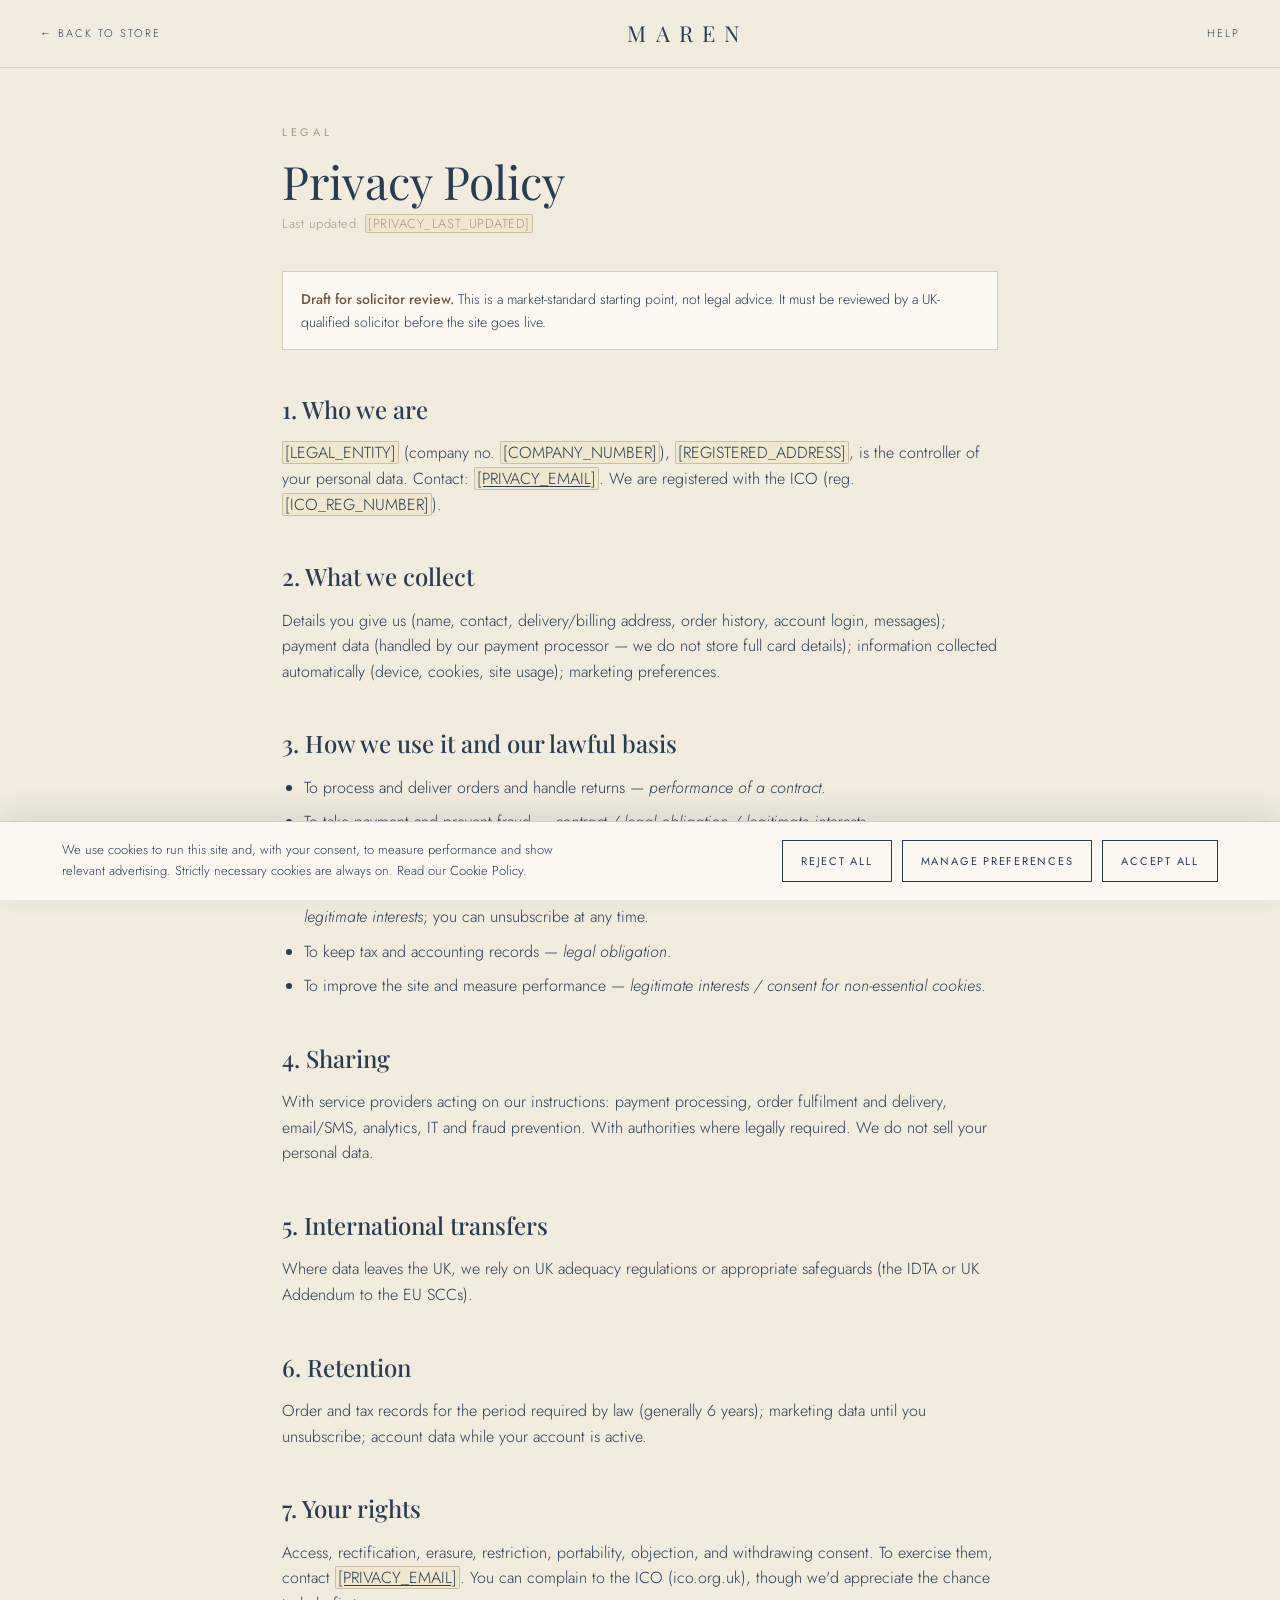
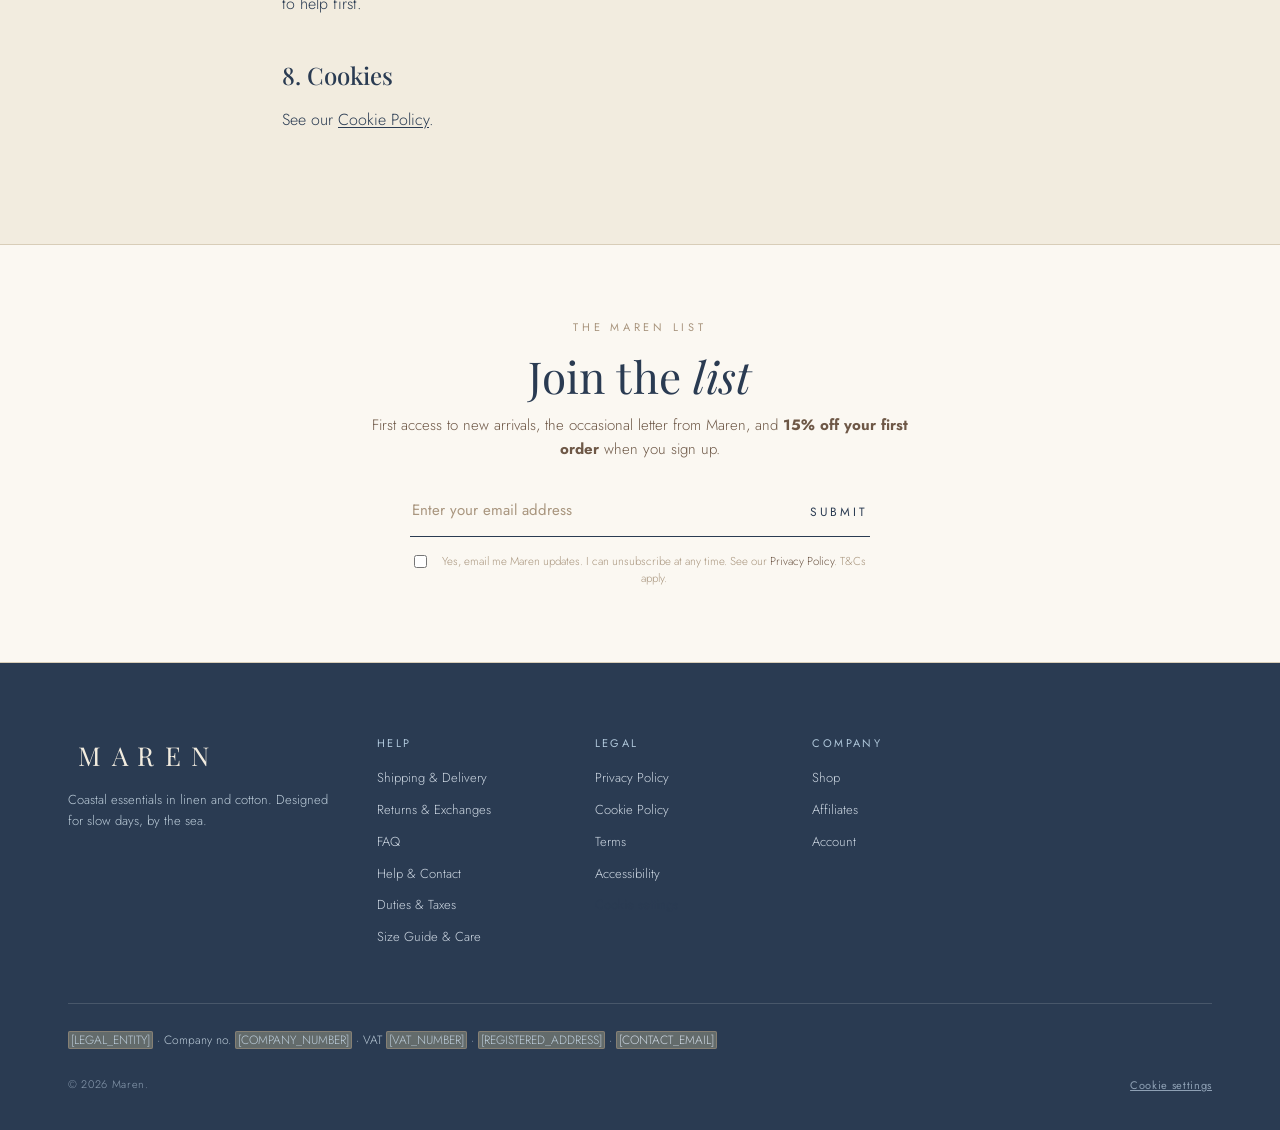
<file: legal/privacy-policy/index.html>
<!DOCTYPE html>
<html lang="en">
<head>
<meta charset="UTF-8">
<meta name="viewport" content="width=device-width, initial-scale=1.0">
<meta name="robots" content="noindex, nofollow">
<title>Privacy Policy — MAREN</title>
<link rel="preconnect" href="https://fonts.googleapis.com">
<link rel="preconnect" href="https://fonts.gstatic.com" crossorigin>
<link href="https://fonts.googleapis.com/css2?family=Playfair+Display:ital,wght@0,400;0,500;0,600;1,400;1,500&family=Jost:wght@300;400;500&display=swap" rel="stylesheet">
<link rel="stylesheet" href="../../assets/css/styles.css?v=20260616d">
<link rel="stylesheet" href="../../assets/css/pages.css?v=20260616d">
</head>
<body class="legal-body">
<div id="site-header"></div>
<main class="legal-page"><article class="prose">
  <span class="eyebrow">Legal</span>
  <h1>Privacy Policy</h1>
  <p class="updated">Last updated: <span data-token="PRIVACY_LAST_UPDATED">[PRIVACY_LAST_UPDATED]</span></p>

  <div class="callout"><strong>Draft for solicitor review.</strong> This is a market-standard starting point, not legal advice. It must be reviewed by a UK-qualified solicitor before the site goes live.</div>

  <h2>1. Who we are</h2>
  <p><span data-token="LEGAL_ENTITY">[LEGAL_ENTITY]</span> (company no. <span data-token="COMPANY_NUMBER">[COMPANY_NUMBER]</span>), <span data-token="REGISTERED_ADDRESS">[REGISTERED_ADDRESS]</span>, is the controller of your personal data. Contact: <a data-token-mail="PRIVACY_EMAIL">[PRIVACY_EMAIL]</a>. We are registered with the ICO (reg. <span data-token="ICO_REG_NUMBER">[ICO_REG_NUMBER]</span>).</p>

  <h2>2. What we collect</h2>
  <p>Details you give us (name, contact, delivery/billing address, order history, account login, messages); payment data (handled by our payment processor — we do not store full card details); information collected automatically (device, cookies, site usage); marketing preferences.</p>

  <h2>3. How we use it and our lawful basis</h2>
  <ul>
    <li>To process and deliver orders and handle returns — <em>performance of a contract</em>.</li>
    <li>To take payment and prevent fraud — <em>contract / legal obligation / legitimate interests</em>.</li>
    <li>To provide customer support — <em>legitimate interests</em>.</li>
    <li>To send marketing (where you have opted in, or as a soft opt-in to existing customers) — <em>consent / legitimate interests</em>; you can unsubscribe at any time.</li>
    <li>To keep tax and accounting records — <em>legal obligation</em>.</li>
    <li>To improve the site and measure performance — <em>legitimate interests / consent for non-essential cookies</em>.</li>
  </ul>

  <h2>4. Sharing</h2>
  <p>With service providers acting on our instructions: payment processing, order fulfilment and delivery, email/SMS, analytics, IT and fraud prevention. With authorities where legally required. We do not sell your personal data.</p>

  <h2>5. International transfers</h2>
  <p>Where data leaves the UK, we rely on UK adequacy regulations or appropriate safeguards (the IDTA or UK Addendum to the EU SCCs).</p>

  <h2>6. Retention</h2>
  <p>Order and tax records for the period required by law (generally 6 years); marketing data until you unsubscribe; account data while your account is active.</p>

  <h2>7. Your rights</h2>
  <p>Access, rectification, erasure, restriction, portability, objection, and withdrawing consent. To exercise them, contact <a data-token-mail="PRIVACY_EMAIL">[PRIVACY_EMAIL]</a>. You can complain to the ICO (ico.org.uk), though we'd appreciate the chance to help first.</p>

  <h2>8. Cookies</h2>
  <p>See our <a href="../cookie-policy/">Cookie Policy</a>.</p>
</article></main>
<div id="site-footer"></div>
<script src="../../assets/js/site-config.js?v=20260616d"></script>
<script src="../../assets/js/maren-consent.js?v=20260616d"></script>
<script src="../../assets/js/maren-pages.js?v=20260616d"></script>
</body>
</html>
</file>
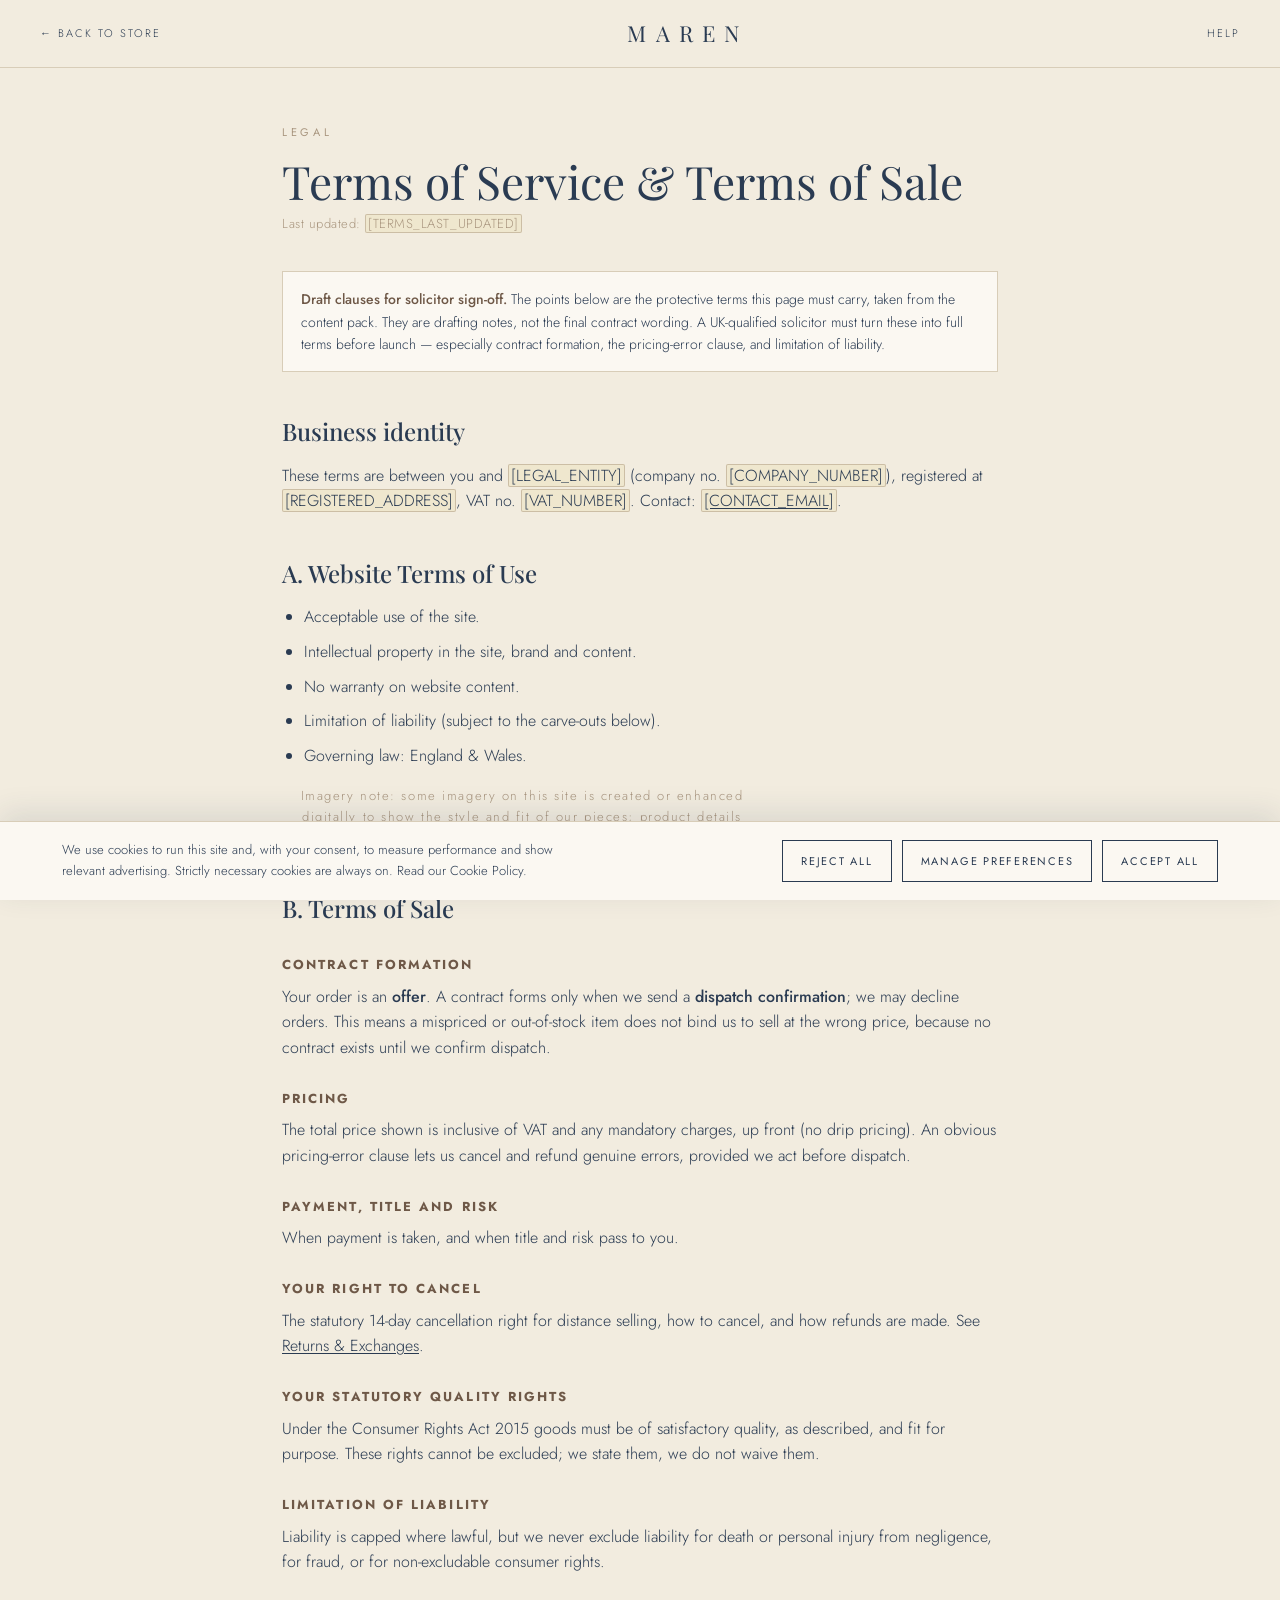
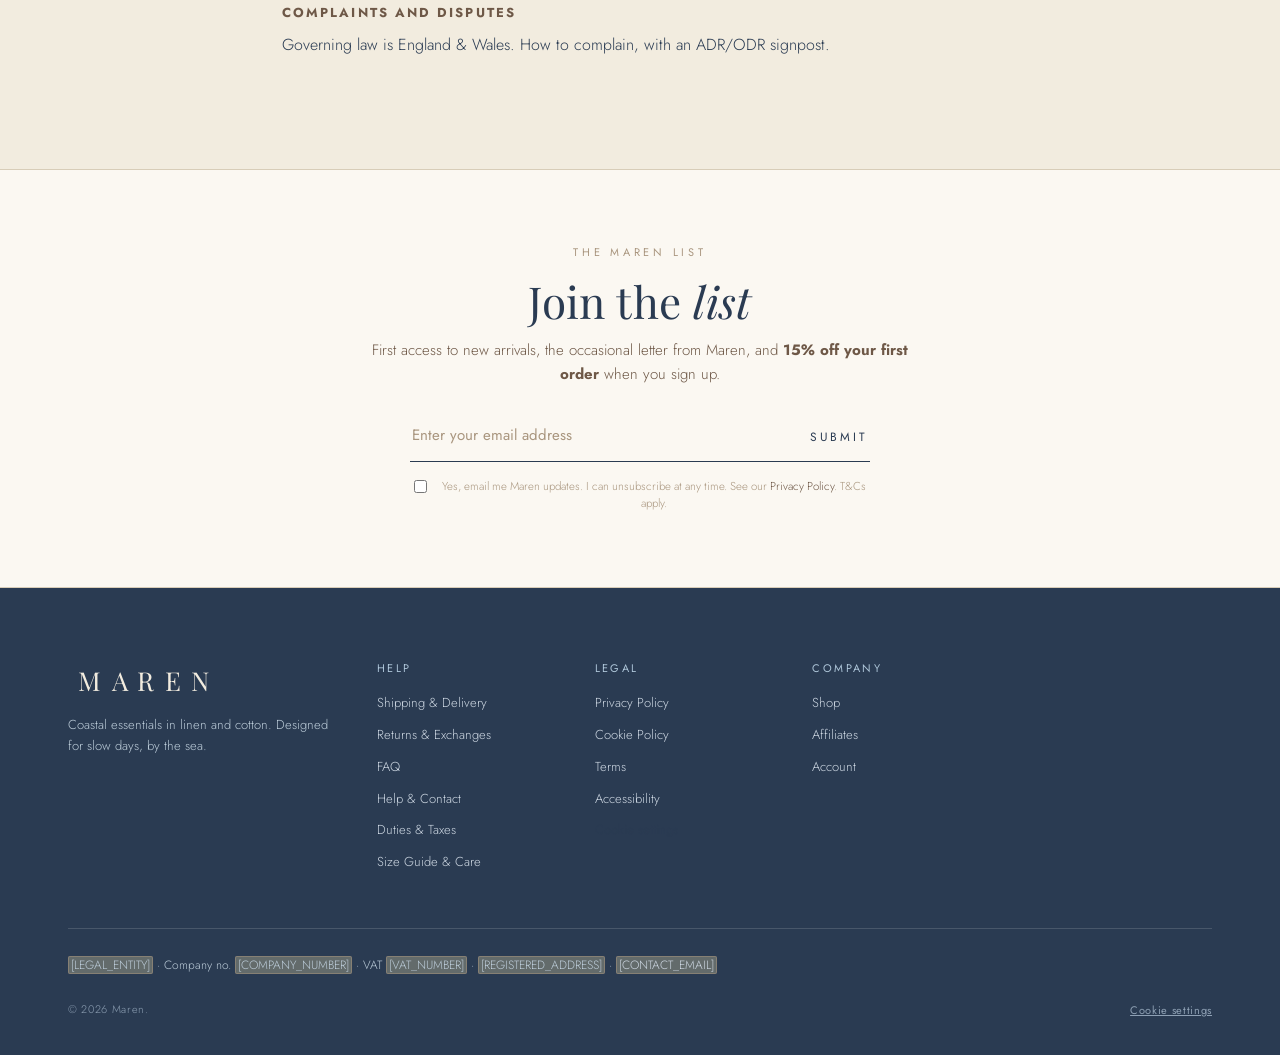
<file: legal/terms/index.html>
<!DOCTYPE html>
<html lang="en">
<head>
<meta charset="UTF-8">
<meta name="viewport" content="width=device-width, initial-scale=1.0">
<meta name="robots" content="noindex, nofollow">
<title>Terms — MAREN</title>
<link rel="preconnect" href="https://fonts.googleapis.com">
<link rel="preconnect" href="https://fonts.gstatic.com" crossorigin>
<link href="https://fonts.googleapis.com/css2?family=Playfair+Display:ital,wght@0,400;0,500;0,600;1,400;1,500&family=Jost:wght@300;400;500&display=swap" rel="stylesheet">
<link rel="stylesheet" href="../../assets/css/styles.css?v=20260616d">
<link rel="stylesheet" href="../../assets/css/pages.css?v=20260616d">
</head>
<body class="legal-body">
<div id="site-header"></div>
<main class="legal-page"><article class="prose">
  <span class="eyebrow">Legal</span>
  <h1>Terms of Service &amp; Terms of Sale</h1>
  <p class="updated">Last updated: <span data-token="TERMS_LAST_UPDATED">[TERMS_LAST_UPDATED]</span></p>

  <div class="callout"><strong>Draft clauses for solicitor sign-off.</strong> The points below are the protective terms this page must carry, taken from the content pack. They are drafting notes, not the final contract wording. A UK-qualified solicitor must turn these into full terms before launch — especially contract formation, the pricing-error clause, and limitation of liability.</div>

  <h2>Business identity</h2>
  <p>These terms are between you and <span data-token="LEGAL_ENTITY">[LEGAL_ENTITY]</span> (company no. <span data-token="COMPANY_NUMBER">[COMPANY_NUMBER]</span>), registered at <span data-token="REGISTERED_ADDRESS">[REGISTERED_ADDRESS]</span>, VAT no. <span data-token="VAT_NUMBER">[VAT_NUMBER]</span>. Contact: <a data-token-mail="CONTACT_EMAIL">[CONTACT_EMAIL]</a>.</p>

  <h2>A. Website Terms of Use</h2>
  <ul>
    <li>Acceptable use of the site.</li>
    <li>Intellectual property in the site, brand and content.</li>
    <li>No warranty on website content.</li>
    <li>Limitation of liability (subject to the carve-outs below).</li>
    <li>Governing law: England &amp; Wales.</li>
  </ul>
  <p class="note">Imagery note: some imagery on this site is created or enhanced digitally to show the style and fit of our pieces; product details reflect the actual item.</p>

  <h2>B. Terms of Sale</h2>
  <h3>Contract formation</h3>
  <p>Your order is an <strong>offer</strong>. A contract forms only when we send a <strong>dispatch confirmation</strong>; we may decline orders. This means a mispriced or out-of-stock item does not bind us to sell at the wrong price, because no contract exists until we confirm dispatch.</p>
  <h3>Pricing</h3>
  <p>The total price shown is inclusive of VAT and any mandatory charges, up front (no drip pricing). An obvious pricing-error clause lets us cancel and refund genuine errors, provided we act before dispatch.</p>
  <h3>Payment, title and risk</h3>
  <p>When payment is taken, and when title and risk pass to you.</p>
  <h3>Your right to cancel</h3>
  <p>The statutory 14-day cancellation right for distance selling, how to cancel, and how refunds are made. See <a href="../../help/returns/">Returns &amp; Exchanges</a>.</p>
  <h3>Your statutory quality rights</h3>
  <p>Under the Consumer Rights Act 2015 goods must be of satisfactory quality, as described, and fit for purpose. These rights cannot be excluded; we state them, we do not waive them.</p>
  <h3>Limitation of liability</h3>
  <p>Liability is capped where lawful, but we never exclude liability for death or personal injury from negligence, for fraud, or for non-excludable consumer rights.</p>
  <h3>Complaints and disputes</h3>
  <p>Governing law is England &amp; Wales. How to complain, with an ADR/ODR signpost.</p>
</article></main>
<div id="site-footer"></div>
<script src="../../assets/js/site-config.js?v=20260616d"></script>
<script src="../../assets/js/maren-consent.js?v=20260616d"></script>
<script src="../../assets/js/maren-pages.js?v=20260616d"></script>
</body>
</html>
</file>
<file: assets/css/styles.css>
/* ============================================================
   MAREN — storefront styles
   Extracted from the original inline <style> and extended with
   video, journal, product detail, cart/wishlist, shoppable
   lookbook and size/fit components.
   ============================================================ */
:root{
  --cream:#F2ECDF;
  --cream-2:#FBF8F2;
  --ink:#2A3B52;
  --sky:#AFC7DA;
  --sky-deep:#8FB0CB;
  --oat:#E2D7C3;
  --clay:#6E5847;
  --line:#D8CDB8;
  --muted:#A9967F;
  --serif:'Playfair Display',Georgia,serif;
  --sans:'Jost','Helvetica Neue',Arial,sans-serif;
  --maxw:1200px;
  /* NB: url() inside a custom property resolves relative to the DOCUMENT
     (index.html), not this stylesheet — so paths are document-relative. */
  --cami-img:url("assets/muses/cami.jpg");
  --vivi-img:url("assets/muses/vivi.jpg");
  --cami-look-img:url("assets/muses/cami-look.jpg");
  --vivi-look-img:url("assets/muses/vivi-look.jpg");
  --z-drawer:300;
  --z-modal:320;
  --z-toast:340;
}
*{box-sizing:border-box;}
html{scroll-behavior:smooth;}
body{
  margin:0;background:var(--cream);color:var(--ink);
  font-family:var(--sans);font-weight:300;line-height:1.6;
  -webkit-font-smoothing:antialiased;
}
body.no-scroll{overflow:hidden;}
img{max-width:100%;display:block;}
a{color:inherit;text-decoration:none;}
button{font-family:inherit;cursor:pointer;}
.wrap{max-width:var(--maxw);margin:0 auto;padding:0 28px;}
.eyebrow{font-size:11px;letter-spacing:.34em;text-transform:uppercase;color:var(--muted);font-weight:400;}
.serif{font-family:var(--serif);}
.italic{font-family:var(--serif);font-style:italic;}

a:focus-visible,button:focus-visible,input:focus-visible,select:focus-visible{
  outline:2px solid var(--ink);outline-offset:3px;border-radius:2px;
}

/* ---------- NAV ---------- */
header.nav{
  position:sticky;top:0;z-index:60;background:rgba(242,236,223,.86);
  backdrop-filter:blur(10px);border-bottom:1px solid var(--line);
}
.nav-inner{display:grid;grid-template-columns:1fr auto 1fr;align-items:center;height:64px;}
.nav-links{display:flex;gap:30px;font-size:12px;letter-spacing:.18em;text-transform:uppercase;}
.nav-links a{position:relative;padding:4px 0;}
.nav-links a::after{content:"";position:absolute;left:0;bottom:-2px;width:0;height:1px;background:var(--ink);transition:width .35s ease;}
.nav-links a:hover::after{width:100%;}
.brandmark{font-family:var(--serif);font-size:24px;letter-spacing:.42em;text-align:center;padding-left:.42em;}
.nav-right{display:flex;gap:22px;justify-content:flex-end;align-items:center;font-size:12px;letter-spacing:.18em;text-transform:uppercase;}
.nav-right a,.nav-right button{color:var(--ink);background:none;border:none;font-size:12px;letter-spacing:.18em;text-transform:uppercase;padding:0;}
.nav-toggle{display:none;background:none;border:none;color:var(--ink);font-size:12px;letter-spacing:.18em;}
.count-badge{display:inline-block;min-width:16px;}

/* ---------- HERO (with video support) ---------- */
.hero{position:relative;min-height:84vh;display:flex;align-items:flex-end;overflow:hidden;
  background:#2A3B52;} /* plain MAREN-navy header until a hero video is added */
.hero .sea{position:absolute;left:0;right:0;bottom:0;height:34%;
  background:linear-gradient(180deg,rgba(143,176,203,.0),rgba(143,176,203,.22));}
.hero-video{position:absolute;inset:0;width:100%;height:100%;object-fit:cover;z-index:0;}
.hero.has-media::after{content:"";position:absolute;inset:0;z-index:1;
  background:linear-gradient(180deg,rgba(42,59,82,.18) 0%,rgba(42,59,82,0) 38%,rgba(42,59,82,.55) 100%);}
.hero.has-media .hero-content{color:#fff;}
.hero.has-media .hero h1,.hero.has-media .sub{color:#fff;}
.hero.has-media .tagline span{color:#f3ece0;}
.hero-content{position:relative;z-index:2;padding-bottom:64px;}
.hero h1{font-family:var(--serif);font-weight:400;letter-spacing:.5em;margin:0;
  font-size:clamp(48px,12vw,150px);line-height:.95;padding-left:.5em;}
.hero .tagline{display:flex;align-items:center;gap:18px;margin-top:22px;}
.hero .tagline span{font-size:13px;letter-spacing:.36em;text-transform:uppercase;color:var(--clay);}
.hero .rule{height:1px;width:64px;background:#B7A98E;}
.hero .sub{margin-top:14px;font-family:var(--serif);font-style:italic;font-size:clamp(18px,2.4vw,26px);color:var(--ink);max-width:30ch;}
.hero .cta-row{margin-top:34px;display:flex;gap:16px;flex-wrap:wrap;align-items:center;}
.media-toggle{position:absolute;z-index:3;right:24px;bottom:24px;width:40px;height:40px;border-radius:50%;
  border:1px solid rgba(255,255,255,.6);background:rgba(42,59,82,.35);color:#fff;font-size:13px;display:none;
  align-items:center;justify-content:center;}
.hero.has-video .media-toggle{display:flex;}

/* buttons */
.btn{display:inline-flex;align-items:center;gap:10px;font-size:12px;letter-spacing:.2em;
  text-transform:uppercase;padding:15px 26px;border:1px solid var(--ink);background:transparent;
  color:var(--ink);transition:background .3s,color .3s;}
.btn:hover{background:var(--ink);color:var(--cream);}
.btn.solid{background:var(--ink);color:var(--cream);}
.btn.solid:hover{background:#1f2d40;}
.btn.light{border-color:var(--cream);color:var(--cream);}
.btn.light:hover{background:var(--cream);color:var(--ink);}
.hero.has-media .btn{border-color:#fff;color:#fff;}
.hero.has-media .btn:hover{background:#fff;color:var(--ink);}
.hero.has-media .btn.solid{background:#fff;color:var(--ink);border-color:#fff;}
.hero.has-media .btn.solid:hover{background:var(--cream);}

/* ---------- SECTION SHELL ---------- */
section{padding:96px 0;}
.sec-head{text-align:center;margin-bottom:54px;}
.sec-head h2{font-family:var(--serif);font-weight:400;font-size:clamp(30px,4vw,46px);
  letter-spacing:.06em;margin:14px 0 0;}
.divider{display:flex;align-items:center;justify-content:center;gap:18px;color:var(--line);}
.divider .ln{height:1px;width:90px;background:var(--line);}
.intro-line{max-width:64ch;margin:-30px auto 44px;text-align:center;font-size:11.5px;letter-spacing:.05em;color:var(--muted);}

/* ---------- PRODUCT GRID ---------- */
.note{font-size:11px;letter-spacing:.12em;color:var(--muted);text-align:center;margin:-30px auto 28px;max-width:60ch;}
.edit-tools{display:flex;justify-content:center;gap:10px;flex-wrap:wrap;margin-bottom:36px;}
.filter-chip{font-size:11px;letter-spacing:.14em;text-transform:uppercase;padding:8px 15px;border:1px solid var(--line);
  background:var(--cream-2);color:var(--clay);transition:all .25s;}
.filter-chip.active{background:var(--ink);color:var(--cream);border-color:var(--ink);}
.grid{display:grid;grid-template-columns:repeat(4,1fr);gap:26px;}
.card{background:var(--cream-2);border:1px solid var(--line);padding:0 0 20px;position:relative;overflow:hidden;display:flex;flex-direction:column;}
.card .swatch{aspect-ratio:3/4;position:relative;overflow:hidden;display:flex;align-items:center;justify-content:center;cursor:pointer;}
.card .swatch .label-tag{position:absolute;top:14px;left:14px;font-size:9px;letter-spacing:.22em;
  text-transform:uppercase;color:var(--ink);background:rgba(251,248,242,.8);padding:5px 9px;border:1px solid var(--line);}
.card .wish{position:absolute;top:12px;right:12px;width:32px;height:32px;border-radius:50%;border:1px solid var(--line);
  background:rgba(251,248,242,.85);display:flex;align-items:center;justify-content:center;font-size:15px;color:var(--clay);z-index:2;}
.card .wish.on{color:#b4452f;border-color:#b4452f;}
.card .bloom{width:46%;opacity:.9;transition:transform .6s ease;}
.card:hover .bloom{transform:translateY(-6px) scale(1.05);}
.card .meta{padding:18px 20px 0;flex:1;}
.card h3{font-family:var(--serif);font-weight:500;font-size:19px;margin:0 0 4px;letter-spacing:.01em;}
.card .price{font-size:13px;letter-spacing:.08em;color:var(--clay);}
.card .desc{font-size:12px;letter-spacing:.04em;color:var(--muted);margin-top:6px;min-height:32px;}
.card .card-actions{display:flex;gap:8px;margin:14px 20px 0;}
.card .card-actions .btn{flex:1;justify-content:center;font-size:11px;padding:12px;}

/* ---------- STYLIST ---------- */
.chip-row{display:flex;flex-wrap:wrap;gap:10px;}
.chip{font-family:var(--sans);font-size:12px;letter-spacing:.08em;padding:10px 16px;border:1px solid var(--line);
  background:transparent;color:var(--ink);transition:all .25s;cursor:pointer;}
.chip:hover{border-color:var(--sky);}
.chip.active{background:var(--ink);color:var(--cream);border-color:var(--ink);}
.stylist-wrap{max-width:680px;margin:0 auto;background:var(--cream-2);border:1px solid var(--line);padding:42px;}
.q{margin-bottom:30px;}
.q p{font-family:var(--serif);font-size:20px;margin:0 0 16px;}
.q .chip{color:var(--ink);border-color:var(--line);}
.q .chip.active{background:var(--ink);color:var(--cream);border-color:var(--ink);}
.stylist-out{display:none;}
.stylist-out.show{display:block;animation:fade .6s ease;}
@keyframes fade{from{opacity:0;transform:translateY(8px);}to{opacity:1;transform:none;}}
.rec{display:flex;gap:18px;align-items:center;border-top:1px solid var(--line);padding:18px 0;}
.rec .rec-bloom{width:54px;flex:none;}
.rec h4{font-family:var(--serif);font-weight:500;margin:0 0 3px;font-size:17px;}
.rec p{margin:0;font-size:12.5px;color:var(--clay);}
.stylist-foot{font-size:11px;color:var(--muted);margin-top:18px;letter-spacing:.04em;}

/* ---------- MUSES ---------- */
.muses{background:var(--oat);}
.muse-disclose{text-align:center;max-width:64ch;margin:0 auto 46px;font-size:13px;color:var(--clay);}
.muse-grid{display:grid;grid-template-columns:1fr 1fr;gap:30px;}
.muse{background:var(--cream-2);border:1px solid var(--line);position:relative;overflow:hidden;}
.muse-photo{aspect-ratio:4/5;overflow:hidden;background:var(--oat) center 18%/cover no-repeat;}
.muse-body{padding:26px 30px 32px;}
.muse-body .ai{display:block;font-size:9px;letter-spacing:.22em;text-transform:uppercase;color:var(--muted);margin-bottom:8px;}
.muse h3{font-family:var(--serif);font-size:30px;font-weight:400;letter-spacing:.12em;margin:0;}
.muse .role{font-size:11px;letter-spacing:.24em;text-transform:uppercase;color:var(--clay);margin:6px 0 18px;}
.muse .pal{display:flex;gap:8px;margin:18px 0;}
.muse .pal i{width:26px;height:26px;display:block;border:1px solid rgba(0,0,0,.08);}
.muse p.bio{font-size:13.5px;color:var(--ink);margin:0;}

/* ---------- LOOKBOOK (shoppable) ---------- */
.lookbook{background:var(--cream-2);}
.lb-feature{position:relative;aspect-ratio:16/9;overflow:hidden;border:1px solid var(--line);
  background:var(--oat) center 14%/cover no-repeat;display:flex;align-items:flex-end;margin-bottom:18px;}
.lb-feature.film{cursor:default;}
/* shoppable looks grid */
.lb-grid{display:grid;grid-template-columns:repeat(3,1fr);gap:16px;margin-bottom:22px;}
.lb-look{position:relative;aspect-ratio:4/5;overflow:hidden;border:1px solid var(--line);
  background:var(--oat) center top/cover no-repeat;display:flex;align-items:flex-end;margin:0;}
.lb-look::after{content:"";position:absolute;inset:0;z-index:1;
  background:linear-gradient(180deg,rgba(42,59,82,0) 55%,rgba(42,59,82,.52));}
.lb-look .cap{position:relative;z-index:2;padding:18px 20px;color:#fff;}
.lb-look .cap .k{font-size:10px;letter-spacing:.24em;text-transform:uppercase;opacity:.92;}
.lb-look .cap .t{font-family:var(--serif);font-size:19px;margin:4px 0 0;}
.lb-look .hotspot{z-index:3;}
@media(max-width:920px){.lb-grid{grid-template-columns:repeat(2,1fr);}}
@media(max-width:560px){.lb-grid{grid-template-columns:1fr;}}
.lb-feature.tall{aspect-ratio:4/5;max-width:480px;margin-left:auto;margin-right:auto;
  background-position:center top;}
.lb-feature video{position:absolute;inset:0;width:100%;height:100%;object-fit:cover;z-index:0;}
.lb-feature::after{content:"";position:absolute;inset:0;z-index:1;
  background:linear-gradient(180deg,rgba(42,59,82,0) 45%,rgba(42,59,82,.5));}
.lb-feature .cap{position:relative;z-index:2;padding:28px 32px;color:#fff;}
.lb-feature .cap .k{font-size:11px;letter-spacing:.28em;text-transform:uppercase;opacity:.92;}
.lb-feature .cap .t{font-family:var(--serif);font-size:clamp(20px,3vw,32px);margin:5px 0 0;}
.lb-feature .ai-corner{position:absolute;top:14px;right:16px;z-index:3;font-size:9px;letter-spacing:.2em;
  text-transform:uppercase;color:#fff;background:rgba(42,59,82,.5);padding:4px 9px;}
/* shoppable hotspots */
.hotspot{position:absolute;z-index:3;width:26px;height:26px;border-radius:50%;transform:translate(-50%,-50%);
  border:2px solid #fff;background:rgba(42,59,82,.55);color:#fff;font-size:15px;line-height:1;display:flex;
  align-items:center;justify-content:center;box-shadow:0 2px 10px rgba(0,0,0,.3);animation:pulse 2.4s ease-in-out infinite;}
.hotspot:hover{background:var(--sky);color:var(--ink);}
@keyframes pulse{0%,100%{box-shadow:0 0 0 0 rgba(255,255,255,.5);}50%{box-shadow:0 0 0 8px rgba(255,255,255,0);}}
.lb-products{display:grid;grid-template-columns:repeat(5,1fr);gap:16px;margin:30px 0;}
.lp{background:var(--cream);border:1px solid var(--line);cursor:pointer;}
.lp .ph{aspect-ratio:3/4;display:flex;align-items:center;justify-content:center;
  background:linear-gradient(160deg,#FBF8F2,#dfe7ee);}
.lp .ph .mono{font-family:var(--serif);font-size:38px;color:var(--ink);opacity:.45;}
.lp .info{padding:13px 15px 17px;}
.lp h4{font-family:var(--serif);font-weight:500;font-size:15px;margin:0;}
.lp .pr{font-size:12px;color:var(--clay);margin-top:3px;}
.lp .sw{display:flex;gap:6px;margin-top:10px;}
.lp .sw i{width:15px;height:15px;border-radius:50%;border:1px solid rgba(0,0,0,.18);display:block;}
.lb-loc{display:grid;grid-template-columns:repeat(3,1fr);gap:16px;margin-top:18px;}
.lb-slot{aspect-ratio:4/5;border:1px solid var(--line);display:flex;align-items:center;justify-content:center;
  text-align:center;color:var(--muted);
  background:repeating-linear-gradient(135deg,var(--cream),var(--cream) 12px,#f3ede0 12px,#f3ede0 24px);}
.lb-slot span{font-size:10px;letter-spacing:.2em;text-transform:uppercase;padding:0 18px;line-height:1.7;}

/* ---------- THE JOURNAL ---------- */
.journal{background:var(--cream);}
.jrn-grid{display:grid;grid-template-columns:repeat(3,1fr);gap:26px;}
.jrn-card{background:var(--cream-2);border:1px solid var(--line);overflow:hidden;cursor:pointer;display:flex;flex-direction:column;
  transition:transform .35s ease;}
.jrn-card:hover{transform:translateY(-4px);}
.jrn-cover{aspect-ratio:4/3;background-size:cover;background-position:center;position:relative;}
.jrn-cover.mono{display:flex;align-items:center;justify-content:center;background:linear-gradient(160deg,#FBF8F2,#dfe7ee);}
.jrn-cover.mono .m{font-family:var(--serif);font-size:44px;color:var(--ink);opacity:.4;}
.jrn-tag{position:absolute;top:12px;left:12px;font-size:9px;letter-spacing:.2em;text-transform:uppercase;
  background:rgba(251,248,242,.9);color:var(--ink);padding:5px 9px;border:1px solid var(--line);}
.jrn-body{padding:20px 22px 24px;flex:1;display:flex;flex-direction:column;}
.jrn-body .date{font-size:10px;letter-spacing:.18em;text-transform:uppercase;color:var(--muted);}
.jrn-body h3{font-family:var(--serif);font-weight:500;font-size:20px;margin:8px 0 8px;line-height:1.25;}
.jrn-body p{font-size:13px;color:var(--clay);margin:0;flex:1;}
.jrn-body .read{margin-top:14px;font-size:11px;letter-spacing:.18em;text-transform:uppercase;color:var(--ink);}

/* ---------- OUR WORLD / MOODBOARD ---------- */
.world{background:linear-gradient(180deg,#e7eef3,#dfe7ea);}
.moodgrid{display:grid;grid-template-columns:repeat(4,1fr);grid-auto-rows:158px;gap:14px;}
.tile{border:1px solid rgba(255,255,255,.55);overflow:hidden;position:relative;}
.tile.big{grid-column:span 2;grid-row:span 2;}
.tile.tall{grid-row:span 2;}
.tile.img{background-size:cover;background-position:center 20%;}
.tile .ai{position:absolute;bottom:7px;left:9px;font-size:8px;letter-spacing:.16em;text-transform:uppercase;
  color:#fff;background:rgba(42,59,82,.45);padding:2px 6px;}
.tile.script{background:var(--cream-2);display:flex;align-items:center;justify-content:center;text-align:center;padding:16px;}
.tile.script span{font-family:var(--serif);font-style:italic;font-size:23px;color:var(--sky-deep);line-height:1.3;}
.tile.stripe{background:repeating-linear-gradient(180deg,#2A3B52,#2A3B52 14px,#FBF8F2 14px,#FBF8F2 28px);}
.tile.gingham{background-color:#fff;background-image:
  linear-gradient(90deg,rgba(143,176,203,.55) 50%,transparent 50%),
  linear-gradient(rgba(143,176,203,.55) 50%,transparent 50%);background-size:30px 30px;}
.tile.pal{display:flex;}
.tile.pal i{flex:1;}
.tile.label{background:var(--ink);color:var(--cream);display:flex;align-items:center;justify-content:center;text-align:center;padding:14px;}
.tile.label span{font-size:11px;letter-spacing:.22em;text-transform:uppercase;}
.tile.empty{display:flex;align-items:center;justify-content:center;text-align:center;color:var(--muted);
  background:repeating-linear-gradient(135deg,#eef3f5,#eef3f5 12px,#e6edf0 12px,#e6edf0 24px);}
.tile.empty span{font-size:9px;letter-spacing:.2em;text-transform:uppercase;padding:0 12px;line-height:1.6;}

/* ---------- STORY ---------- */
.story{background:linear-gradient(180deg,var(--cream),#e9e1d2);text-align:center;}
.story .big{font-family:var(--serif);font-style:italic;font-weight:400;font-size:clamp(24px,3.4vw,38px);
  line-height:1.4;max-width:24ch;margin:24px auto 0;}
.story .body{max-width:54ch;margin:28px auto 0;color:var(--clay);}

/* ---------- FOOTER ---------- */
footer{background:var(--ink);color:var(--cream);padding:72px 0 36px;}
.foot-top{display:grid;grid-template-columns:1.5fr 1fr 1fr 1fr 1fr;gap:36px;border-bottom:1px solid rgba(255,255,255,.14);padding-bottom:44px;}
.foot-brand .fm{font-family:var(--serif);font-size:26px;letter-spacing:.4em;padding-left:.4em;}
.foot-brand p{color:#bcccd9;font-size:13px;max-width:34ch;margin-top:14px;}
.news{display:flex;border:1px solid rgba(255,255,255,.3);margin-top:18px;max-width:340px;}
.news input{flex:1;background:transparent;border:none;color:var(--cream);padding:12px 14px;font-family:var(--sans);font-size:13px;}
.news input::placeholder{color:#8ea0b4;}
.news button{background:var(--sky);border:none;color:var(--ink);padding:0 18px;font-size:11px;letter-spacing:.18em;text-transform:uppercase;}
.foot-col h5{font-size:11px;letter-spacing:.22em;text-transform:uppercase;color:var(--sky);margin:0 0 16px;font-weight:400;}
.foot-col a{display:block;color:#cdd7e2;font-size:13px;margin-bottom:11px;}
.foot-col a:hover{color:var(--cream);}
.foot-bottom{display:flex;justify-content:space-between;flex-wrap:wrap;gap:14px;padding-top:26px;font-size:11px;color:#8ea0b4;letter-spacing:.06em;}

/* ---------- OVERLAY + DRAWER + MODAL ---------- */
.overlay{position:fixed;inset:0;background:rgba(42,59,82,.42);backdrop-filter:blur(2px);z-index:var(--z-drawer);
  opacity:0;visibility:hidden;transition:opacity .35s ease,visibility .35s ease;}
.overlay.show{opacity:1;visibility:visible;}

.drawer{position:fixed;top:0;right:0;height:100%;width:min(420px,92vw);background:var(--cream-2);z-index:var(--z-modal);
  transform:translateX(100%);transition:transform .4s cubic-bezier(.2,.8,.2,1);display:flex;flex-direction:column;
  border-left:1px solid var(--line);}
.drawer.show{transform:translateX(0);}
.drawer-head{display:flex;align-items:center;justify-content:space-between;padding:22px 24px;border-bottom:1px solid var(--line);}
.drawer-head h3{font-family:var(--serif);font-weight:500;font-size:20px;margin:0;letter-spacing:.04em;}
.drawer-close,.modal-close{background:none;border:none;font-size:22px;line-height:1;color:var(--clay);}
.drawer-body{flex:1;overflow-y:auto;padding:18px 24px;}
.drawer-foot{border-top:1px solid var(--line);padding:20px 24px;}
.drawer-foot .row{display:flex;justify-content:space-between;font-size:14px;margin-bottom:14px;}
.drawer-foot .row b{font-family:var(--serif);font-size:18px;}
.drawer-foot .btn{width:100%;justify-content:center;}
.line{display:flex;gap:14px;padding:16px 0;border-bottom:1px solid var(--line);}
.line .thumb{width:64px;height:80px;flex:none;background:linear-gradient(160deg,#FBF8F2,#dfe7ee);
  display:flex;align-items:center;justify-content:center;border:1px solid var(--line);}
.line .thumb span{font-family:var(--serif);font-size:24px;color:var(--ink);opacity:.45;}
.line .li-info{flex:1;}
.line .li-info h4{font-family:var(--serif);font-weight:500;font-size:15px;margin:0 0 2px;}
.line .li-info .vr{font-size:11px;color:var(--muted);letter-spacing:.04em;}
.line .li-info .li-price{font-size:13px;color:var(--clay);margin-top:4px;}
.qty{display:inline-flex;align-items:center;border:1px solid var(--line);margin-top:8px;}
.qty button{width:26px;height:26px;border:none;background:none;font-size:14px;color:var(--ink);}
.qty span{min-width:26px;text-align:center;font-size:13px;}
.li-remove{background:none;border:none;color:var(--muted);font-size:11px;letter-spacing:.1em;text-transform:uppercase;margin-top:8px;display:block;}
.drawer-empty{text-align:center;color:var(--muted);font-size:13px;padding:40px 0;}

/* product quick-view modal */
.modal{position:fixed;inset:0;z-index:var(--z-modal);display:flex;align-items:center;justify-content:center;padding:24px;
  opacity:0;visibility:hidden;transition:opacity .3s ease,visibility .3s ease;}
.modal.show{opacity:1;visibility:visible;}
.modal-card{background:var(--cream-2);border:1px solid var(--line);max-width:920px;width:100%;max-height:88vh;overflow-y:auto;
  position:relative;transform:translateY(12px);transition:transform .3s ease;}
.modal.show .modal-card{transform:none;}
.modal-close{position:absolute;top:14px;right:16px;z-index:4;}
.pdp{display:grid;grid-template-columns:1fr 1fr;}
.pdp-gallery{background:linear-gradient(160deg,#FBF8F2,#dfe7ee);padding:24px;display:flex;flex-direction:column;gap:14px;}
.pdp-main{aspect-ratio:3/4;display:flex;align-items:center;justify-content:center;border:1px solid var(--line);background:var(--cream-2);}
.pdp-main .mono{font-family:var(--serif);font-size:72px;color:var(--ink);opacity:.4;}
.pdp-thumbs{display:flex;gap:10px;}
.pdp-thumbs i{flex:1;aspect-ratio:1;border:1px solid var(--line);display:block;}
.pdp-thumb{flex:1;aspect-ratio:3/4;max-width:84px;border:1px solid var(--line);background:var(--cream-2) center top/cover no-repeat;cursor:pointer;padding:0;transition:outline .15s;}
.pdp-thumb.active{outline:2px solid var(--ink);outline-offset:-1px;}
.pdp-info{padding:34px 34px 38px;}
.pdp-info .cat{font-size:10px;letter-spacing:.22em;text-transform:uppercase;color:var(--muted);}
.pdp-info h2{font-family:var(--serif);font-weight:500;font-size:30px;margin:8px 0 6px;}
.pdp-info .price{font-size:16px;color:var(--clay);letter-spacing:.06em;}
.pdp-info .blurb{font-size:13.5px;color:var(--ink);margin:16px 0;}
.opt-label{font-size:10px;letter-spacing:.2em;text-transform:uppercase;color:var(--muted);margin:18px 0 9px;display:flex;justify-content:space-between;}
.opt-label a{color:var(--ink);text-decoration:underline;cursor:pointer;}
.swatches{display:flex;gap:9px;}
.swatches button{width:28px;height:28px;border-radius:50%;border:1px solid rgba(0,0,0,.2);position:relative;}
.swatches button.active{outline:2px solid var(--ink);outline-offset:2px;}
.sizes{display:flex;flex-wrap:wrap;gap:8px;}
.sizes button{min-width:44px;padding:9px 10px;border:1px solid var(--line);background:var(--cream-2);font-size:12px;letter-spacing:.06em;}
.sizes button.active{background:var(--ink);color:var(--cream);border-color:var(--ink);}
.pdp-actions{display:flex;gap:10px;margin-top:22px;}
.pdp-actions .btn{flex:1;justify-content:center;}
.pdp-actions .wish-btn{flex:none;width:50px;justify-content:center;font-size:16px;}
.pdp-actions .wish-btn.on{color:#b4452f;border-color:#b4452f;}
.acc{border-top:1px solid var(--line);margin-top:22px;}
.acc details{border-bottom:1px solid var(--line);}
.acc summary{padding:14px 0;font-size:11px;letter-spacing:.16em;text-transform:uppercase;color:var(--ink);cursor:pointer;}
.acc p{font-size:13px;color:var(--clay);margin:0 0 14px;}
.pdp-note{font-size:10.5px;color:var(--muted);margin-top:16px;letter-spacing:.04em;}

/* article modal */
.article-card{max-width:760px;}
.article-card .a-cover{aspect-ratio:16/9;background-size:cover;background-position:center;}
.article-card .a-cover.mono{display:flex;align-items:center;justify-content:center;background:linear-gradient(160deg,#FBF8F2,#dfe7ee);}
.article-card .a-cover.mono .m{font-family:var(--serif);font-size:60px;color:var(--ink);opacity:.4;}
.article-body{padding:34px 40px 42px;}
.article-body .date{font-size:10px;letter-spacing:.2em;text-transform:uppercase;color:var(--muted);}
.article-body h2{font-family:var(--serif);font-weight:500;font-size:clamp(24px,3vw,34px);margin:8px 0 18px;line-height:1.2;}
.article-body p{font-size:14px;color:var(--ink);margin:0 0 16px;line-height:1.8;}
.article-body .tags{display:flex;gap:8px;flex-wrap:wrap;margin-top:20px;}
.article-body .tags span{font-size:10px;letter-spacing:.14em;text-transform:uppercase;color:var(--clay);border:1px solid var(--line);padding:5px 10px;}

/* size guide */
.size-card{max-width:560px;}
.size-body{padding:32px 36px 38px;}
.size-body h2{font-family:var(--serif);font-weight:500;font-size:26px;margin:0 0 18px;}
table.size-table{width:100%;border-collapse:collapse;font-size:13px;margin-bottom:24px;}
table.size-table th,table.size-table td{border:1px solid var(--line);padding:9px 10px;text-align:center;}
table.size-table th{background:var(--oat);font-weight:500;letter-spacing:.04em;}
.fitfinder{background:var(--cream);border:1px solid var(--line);padding:20px;}
.fitfinder h4{font-family:var(--serif);font-weight:500;margin:0 0 12px;font-size:17px;}
.fitfinder .ff-row{display:flex;gap:12px;flex-wrap:wrap;margin-bottom:12px;}
.fitfinder select{flex:1;min-width:140px;padding:10px;border:1px solid var(--line);background:var(--cream-2);font-family:inherit;font-size:13px;}
.ff-result{font-size:14px;color:var(--ink);margin-top:6px;min-height:22px;}
.ff-result b{font-family:var(--serif);}

/* ---------- MODAL TOAST ---------- */
.toast{position:fixed;bottom:28px;left:50%;transform:translateX(-50%) translateY(140%);
  background:var(--ink);color:var(--cream);padding:14px 24px;font-size:12px;letter-spacing:.1em;
  z-index:var(--z-toast);transition:transform .4s cubic-bezier(.2,.8,.2,1);border:1px solid var(--sky);}
.toast.show{transform:translateX(-50%) translateY(0);}

/* ---------- RESPONSIVE ---------- */
@media(max-width:920px){
  .grid{grid-template-columns:repeat(2,1fr);}
  .foot-top{grid-template-columns:1fr;}
  .muse-grid{grid-template-columns:1fr;}
  .jrn-grid{grid-template-columns:1fr 1fr;}
  .pdp{grid-template-columns:1fr;}
  .pdp-gallery{flex-direction:row;}
  .pdp-main{flex:1;}
}
@media(max-width:820px){
  .lb-products{grid-template-columns:repeat(2,1fr);}
  .lb-loc{grid-template-columns:1fr;}
  .moodgrid{grid-template-columns:repeat(2,1fr);grid-auto-rows:132px;}
}
@media(max-width:680px){
  .nav-links{display:none;}
  .nav-inner{grid-template-columns:auto 1fr auto;}
  .nav-toggle{display:block;justify-self:start;}
  section{padding:64px 0;}
  .grid{grid-template-columns:1fr 1fr;gap:14px;}
  .card h3{font-size:16px;}
  .jrn-grid{grid-template-columns:1fr;}
}
@media(prefers-reduced-motion:reduce){
  *{animation:none!important;transition:none!important;scroll-behavior:auto;}
}

/* ============================================================
   FILMS — promotional video space
   ============================================================ */
.films{background:var(--ink);color:var(--cream);}
.films .eyebrow{color:var(--sky);}
.films h2{color:var(--cream-2);}
.films .intro-line{color:#cdd7e2;}
.films .intro-line code{background:rgba(175,199,218,.18);padding:2px 6px;border-radius:3px;font-size:11px;}
.film-hero{position:relative;aspect-ratio:3/4;max-width:440px;margin:0 auto 26px;overflow:hidden;border:1px solid rgba(175,199,218,.3);
  background:var(--oat) center top/cover no-repeat;display:flex;align-items:flex-end;}
.film-hero video{position:absolute;inset:0;width:100%;height:100%;object-fit:cover;z-index:0;}
.film-hero::after{content:"";position:absolute;inset:0;z-index:1;
  background:linear-gradient(180deg,rgba(42,59,82,0) 45%,rgba(42,59,82,.6));}
.film-hero .cap{position:relative;z-index:2;padding:28px 32px;color:#fff;}
.film-hero .cap .k{font-size:11px;letter-spacing:.28em;text-transform:uppercase;opacity:.92;}
.film-hero .cap .t{font-family:var(--serif);font-size:clamp(20px,3vw,32px);margin:5px 0 0;}
.film-hero .vslot-badge,.vmedia .vslot-badge{position:absolute;top:12px;left:14px;z-index:3;font-size:9px;
  letter-spacing:.18em;text-transform:uppercase;color:#fff;background:rgba(42,59,82,.55);padding:4px 9px;}
.films-grid{display:grid;grid-template-columns:repeat(3,1fr);gap:18px;}
.vcard{cursor:pointer;}
.vmedia{position:relative;aspect-ratio:3/4;overflow:hidden;border:1px solid rgba(175,199,218,.3);
  background:#22344b center top/cover no-repeat;}
.vmedia.mono{background:linear-gradient(160deg,#33455e,#22344b);display:flex;align-items:center;justify-content:center;}
.vmedia.mono::before{content:"M";font-family:var(--serif);font-size:46px;color:#5d7796;}
.vmedia video{position:absolute;inset:0;width:100%;height:100%;object-fit:cover;z-index:1;}
.vplay{position:absolute;inset:0;margin:auto;width:54px;height:54px;border-radius:50%;border:1px solid rgba(255,255,255,.75);
  background:rgba(42,59,82,.4);color:#fff;font-size:15px;display:flex;align-items:center;justify-content:center;z-index:2;
  transition:background .25s,transform .25s;}
.vcard:hover .vplay{background:var(--sky);color:var(--ink);transform:scale(1.06);}
.vcard.playing .vplay{display:none;}
.vcard figcaption{padding:12px 2px 0;}
.vcard h4{font-family:var(--serif);font-weight:500;font-size:15px;margin:0;color:var(--cream-2);}
.vcard span.kind{font-size:10px;letter-spacing:.2em;text-transform:uppercase;color:var(--sky);}

/* ============================================================
   CHECKOUT — multi-step demo flow (processor-ready)
   ============================================================ */
.checkout{position:fixed;inset:0;background:var(--cream);z-index:360;overflow-y:auto;
  opacity:0;visibility:hidden;transition:opacity .3s ease,visibility .3s ease;}
.checkout.show{opacity:1;visibility:visible;}
.co-bar{display:flex;justify-content:space-between;align-items:center;padding:18px 28px;border-bottom:1px solid var(--line);
  position:sticky;top:0;background:rgba(242,236,223,.92);backdrop-filter:blur(8px);z-index:2;}
.co-brand{font-family:var(--serif);letter-spacing:.4em;padding-left:.4em;font-size:20px;}
.co-close{background:none;border:none;font-size:11px;letter-spacing:.18em;text-transform:uppercase;color:var(--clay);}
.co-grid{max-width:1000px;margin:0 auto;display:grid;grid-template-columns:1.4fr 1fr;gap:48px;padding:44px 28px 80px;}
.co-steps{display:flex;gap:8px;margin-bottom:28px;font-size:10px;letter-spacing:.16em;text-transform:uppercase;color:var(--muted);flex-wrap:wrap;}
.co-steps b{color:var(--ink);}
.co-step h3{font-family:var(--serif);font-weight:500;font-size:22px;margin:0 0 18px;}
.demo-banner{background:var(--oat);border:1px solid var(--line);padding:12px 14px;font-size:12px;color:var(--clay);margin-bottom:20px;letter-spacing:.02em;}
.co-field{margin-bottom:14px;}
.co-field label{display:block;font-size:10px;letter-spacing:.18em;text-transform:uppercase;color:var(--muted);margin-bottom:6px;}
.co-field input,.co-field select{width:100%;padding:12px 14px;border:1px solid var(--line);background:var(--cream-2);font-family:inherit;font-size:14px;}
.co-field input.bad{border-color:#b4452f;}
.co-row{display:flex;gap:14px;}
.co-row .co-field{flex:1;}
.delivery-opt{display:flex;justify-content:space-between;align-items:center;border:1px solid var(--line);padding:14px 16px;margin-bottom:10px;cursor:pointer;}
.delivery-opt.active{border-color:var(--ink);background:var(--cream-2);}
.delivery-opt .d-name{font-size:13px;}
.delivery-opt .d-sub{font-size:11px;color:var(--muted);}
.delivery-opt .d-price{font-size:13px;color:var(--clay);}
.co-actions{display:flex;justify-content:space-between;align-items:center;margin-top:26px;gap:12px;}
.co-back{background:none;border:none;color:var(--clay);font-size:11px;letter-spacing:.14em;text-transform:uppercase;}
.co-summary{background:var(--cream-2);border:1px solid var(--line);padding:26px;height:fit-content;position:sticky;top:96px;}
.co-summary h4{font-family:var(--serif);font-weight:500;margin:0 0 16px;font-size:18px;}
.co-sum-line{display:flex;gap:12px;padding:11px 0;border-bottom:1px solid var(--line);font-size:13px;align-items:center;}
.co-sum-line .qd{width:46px;height:58px;flex:none;background:linear-gradient(160deg,#FBF8F2,#dfe7ee);border:1px solid var(--line);
  display:flex;align-items:center;justify-content:center;font-family:var(--serif);color:var(--ink);
  position:relative;overflow:hidden;}
.co-sum-line .qd span{opacity:.55;}
.co-sum-line .nm{flex:1;}
.co-sum-line .nm small{display:block;color:var(--muted);font-size:11px;}
.co-tot{display:flex;justify-content:space-between;font-size:13px;margin-top:12px;color:var(--clay);}
.co-tot.grand{font-size:14px;color:var(--ink);margin-top:14px;border-top:1px solid var(--line);padding-top:14px;}
.co-tot.grand b{font-family:var(--serif);font-size:20px;}
.co-done{max-width:560px;margin:0 auto;text-align:center;padding:70px 28px;}
.co-done .mono{font-family:var(--serif);font-size:60px;color:var(--ink);opacity:.4;}
.co-done h2{font-family:var(--serif);font-weight:500;font-size:30px;margin:14px 0 8px;}
.co-done .ord{font-size:13px;color:var(--clay);letter-spacing:.1em;}
.co-done p{color:var(--clay);font-size:14px;max-width:44ch;margin:14px auto 26px;}
@media(max-width:820px){
  .films-grid{grid-template-columns:1fr;}
  .co-grid{grid-template-columns:1fr;gap:30px;}
  .co-summary{position:static;order:-1;}
}

/* ============================================================
   PRODUCT IMAGERY (with monogram fallback)
   ============================================================ */
.card .swatch .label-tag{z-index:2;}
.prod-img{position:absolute;inset:0;width:100%;height:100%;object-fit:cover;z-index:1;}
.card .swatch .model-img{object-position:center top;opacity:0;transition:opacity .5s ease;z-index:1;}
.card .swatch.has-model:hover .model-img{opacity:1;}
.card .swatch.has-model::after{content:"On model";position:absolute;bottom:12px;left:14px;z-index:2;
  font-size:8.5px;letter-spacing:.18em;text-transform:uppercase;color:#fff;background:rgba(42,59,82,.55);
  padding:4px 8px;opacity:0;transition:opacity .4s;}
.card .swatch.has-model:hover::after{opacity:1;}
.lp .ph,.pdp-main,.sresult .st,.line .thumb{position:relative;overflow:hidden;}

/* ---------- RATINGS ---------- */
.stars{color:#c79a4f;letter-spacing:1.5px;font-size:12px;}
.card .rating{display:flex;align-items:center;gap:7px;margin-top:9px;}
.card .rating .cnt{color:var(--muted);font-size:11px;}
.card .ways{display:flex;gap:6px;margin-top:11px;flex-wrap:wrap;}
.card .cway{width:15px;height:15px;border-radius:50%;border:1px solid rgba(0,0,0,.2);padding:0;cursor:pointer;transition:outline .15s;}
.card .cway:hover{outline:1px solid var(--muted);outline-offset:1px;}
.card .cway.active{outline:1.5px solid var(--ink);outline-offset:1px;}

/* ---------- REVIEWS (PDP) ---------- */
.reviews{border-top:1px solid var(--line);margin-top:24px;padding-top:20px;}
.reviews h3{font-family:var(--serif);font-weight:500;font-size:18px;margin:0 0 6px;}
.rev-agg{display:flex;align-items:center;gap:10px;margin-bottom:14px;font-size:13px;color:var(--clay);}
.rev-agg .stars{font-size:15px;}
.rev{border-top:1px solid var(--line);padding:14px 0;}
.rev:first-of-type{border-top:none;}
.rev .rh{display:flex;justify-content:space-between;align-items:baseline;gap:10px;}
.rev .who{font-size:11px;color:var(--muted);letter-spacing:.04em;}
.rev h4{font-family:var(--serif);font-weight:500;margin:7px 0 4px;font-size:15px;}
.rev p{font-size:13px;color:var(--ink);margin:0;}
.rev-form{margin-top:18px;border-top:1px solid var(--line);}
.rev-form summary{padding:14px 0;font-size:11px;letter-spacing:.16em;text-transform:uppercase;color:var(--ink);cursor:pointer;}
.rev-form .co-field{margin-bottom:12px;}
.rev-form textarea{width:100%;padding:12px 14px;border:1px solid var(--line);background:var(--cream-2);font-family:inherit;font-size:14px;min-height:80px;resize:vertical;}
.rate-pick{display:flex;gap:5px;font-size:24px;color:#d8cdb8;cursor:pointer;margin:2px 0 4px;}
.rate-pick i{cursor:pointer;line-height:1;transition:color .15s;}
.rate-pick i.on{color:#c79a4f;}

/* ---------- SEARCH ---------- */
.modal.search-modal{align-items:flex-start;}
.search-card{max-width:720px;width:100%;margin-top:9vh;}
.search-head{display:flex;align-items:center;gap:12px;padding:22px 26px;border-bottom:1px solid var(--line);}
.search-head .ic{color:var(--muted);font-size:20px;}
.search-head input{flex:1;border:none;background:none;font-family:var(--serif);font-size:24px;color:var(--ink);}
.search-head input::placeholder{color:var(--muted);}
.search-head input:focus{outline:none;}
.search-results{padding:10px 26px 26px;max-height:58vh;overflow-y:auto;}
.sresult{display:flex;gap:14px;align-items:center;padding:13px 0;border-bottom:1px solid var(--line);cursor:pointer;}
.sresult .st{width:48px;height:60px;flex:none;background:linear-gradient(160deg,#FBF8F2,#dfe7ee);display:flex;align-items:center;justify-content:center;border:1px solid var(--line);}
.sresult .st .mono{font-family:var(--serif);color:var(--ink);opacity:.5;font-size:18px;}
.sresult h4{font-family:var(--serif);font-weight:500;margin:0;font-size:16px;}
.sresult .meta{font-size:12px;color:var(--muted);margin-top:2px;}
.sresult .pr{margin-left:auto;color:var(--clay);font-size:13px;}
.search-empty{color:var(--muted);font-size:13px;padding:26px 0;text-align:center;}
.search-hint{color:var(--muted);font-size:11px;letter-spacing:.04em;padding:14px 0 4px;}
</file>
<file: assets/css/pages.css>
/* ============================================================
   MAREN — supporting / legal page styles
   Uses the brand tokens from styles.css. Presentation only;
   content lives in the page HTML so it ports to Shopify cleanly.
   ============================================================ */

.legal-body{background:var(--cream);color:var(--ink);}

/* ---------- light page header ---------- */
.lp-head{position:sticky;top:0;z-index:40;background:rgba(242,236,223,.92);
  backdrop-filter:blur(10px);border-bottom:1px solid var(--line);}
.lp-head-in{display:flex;align-items:center;justify-content:space-between;padding:16px 0;}
.lp-back,.lp-help{font-size:11px;letter-spacing:.18em;text-transform:uppercase;color:var(--ink);text-decoration:none;}
.lp-back:hover,.lp-help:hover{color:var(--clay);}
.lp-logo{font-family:var(--serif);font-size:22px;letter-spacing:.42em;padding-left:.42em;color:var(--ink);text-decoration:none;}

/* ---------- page + prose ---------- */
.legal-page{max-width:760px;margin:0 auto;padding:56px 22px 96px;}
.legal-page .eyebrow{display:block;margin-bottom:14px;}
.prose h1{font-family:var(--serif);font-weight:400;font-size:clamp(30px,5vw,46px);line-height:1.1;margin:0 0 8px;}
.prose .updated{color:var(--muted);font-size:13px;letter-spacing:.04em;margin:0 0 36px;}
.prose .lead{font-family:var(--serif);font-style:italic;font-size:clamp(18px,2.4vw,22px);color:var(--clay);margin:0 0 32px;line-height:1.5;}
.prose h2{font-family:var(--serif);font-weight:500;font-size:24px;margin:40px 0 12px;}
.prose h3{font-size:13px;letter-spacing:.16em;text-transform:uppercase;color:var(--clay);margin:28px 0 8px;}
.prose p{margin:0 0 16px;}
.prose ul,.prose ol{margin:0 0 18px;padding-left:22px;}
.prose li{margin:0 0 9px;}
.prose a{color:var(--ink);text-decoration:underline;text-underline-offset:2px;}
.prose a:hover{color:var(--clay);}
.prose strong{font-weight:500;}
.prose hr{border:none;border-top:1px solid var(--line);margin:38px 0;}
.prose blockquote{margin:0 0 18px;padding:14px 18px;background:var(--cream-2);border-left:2px solid var(--sky);}
.prose .note{font-size:13px;color:var(--muted);}

/* callout for sections awaiting solicitor sign-off / placeholders */
.prose .callout{background:var(--cream-2);border:1px solid var(--line);padding:16px 18px;margin:0 0 24px;font-size:14px;}
.prose .callout strong{color:var(--clay);}

/* tables (size guide) */
.prose table{width:100%;border-collapse:collapse;margin:0 0 22px;font-size:14px;}
.prose th,.prose td{border:1px solid var(--line);padding:9px 12px;text-align:left;}
.prose thead th{background:var(--cream-2);font-weight:500;}

/* definition-style FAQ */
.faq-group{margin:0 0 30px;}
.faq-item{border-bottom:1px solid var(--line);padding:14px 0;}
.faq-item h4{margin:0 0 6px;font-size:15px;font-weight:500;}
.faq-item p{margin:0;font-size:14px;color:var(--ink);}

/* contact form (no more data than needed) */
.lp-form{display:grid;gap:14px;max-width:520px;margin:8px 0 18px;}
.lp-form label{display:block;font-size:12px;letter-spacing:.1em;text-transform:uppercase;color:var(--clay);margin:0 0 5px;}
.lp-form input,.lp-form textarea{width:100%;box-sizing:border-box;padding:12px 14px;border:1px solid var(--line);
  background:var(--cream-2);font-family:var(--sans);font-size:14px;color:var(--ink);}
.lp-form textarea{min-height:120px;resize:vertical;}

/* missing config tokens stay obvious on light and dark backgrounds */
.token-missing{background:rgba(233,217,166,.30);box-shadow:0 0 0 1px rgba(169,150,127,.5) inset;
  border-radius:2px;padding:0 3px;}

/* ---------- footer additions (reuses footer styles from styles.css) ---------- */
.foot-id{font-size:12px;color:#bcccd9;margin:26px 0 0;line-height:1.7;}
.foot-id a{color:#cdd7e2;}
.foot-link-btn,.foot-cookie{background:none;border:none;padding:0;font-family:var(--sans);
  font-size:inherit;letter-spacing:inherit;color:inherit;cursor:pointer;text-align:left;}
.foot-col .foot-link-btn{display:block;font-size:13px;color:var(--ink);opacity:.8;margin-top:2px;}
.foot-col .foot-link-btn:hover{opacity:1;text-decoration:underline;}
.foot-cookie{text-decoration:underline;}

/* newsletter consent */
.news[data-newsletter] .nl-line{font-size:12.5px;color:var(--muted);line-height:1.6;margin:0 0 10px;}
.nl-row{display:flex;gap:8px;}
.nl-row .nl-email{flex:1;min-width:0;padding:11px 12px;border:1px solid var(--line);background:var(--cream-2);
  font-family:var(--sans);font-size:13px;color:var(--ink);}
.nl-row .nl-join{padding:11px 18px;border:1px solid var(--ink);background:var(--ink);color:var(--cream);
  font-size:11px;letter-spacing:.18em;text-transform:uppercase;cursor:pointer;}
.nl-consent-row{display:flex;gap:8px;align-items:flex-start;margin-top:10px;font-size:12px;color:var(--muted);line-height:1.5;}
.nl-consent-row input{margin-top:2px;}

/* ---------- newsletter club banner ---------- */
.nl-club{background:var(--cream-2);border-top:1px solid var(--line);border-bottom:1px solid var(--line);
  padding:74px 0;text-align:center;}
.nl-club-in{max-width:600px;margin:0 auto;padding:0 22px;}
.nl-club .eyebrow{display:block;margin-bottom:16px;}
.nl-club-h{font-family:var(--serif);font-weight:400;font-size:clamp(28px,4.6vw,44px);line-height:1.05;
  margin:0 0 14px;letter-spacing:.01em;}
.nl-club-h em{font-style:italic;}
.nl-club-sub{font-size:15px;color:var(--clay);margin:0 0 32px;line-height:1.6;}
.nl-club-form{display:flex;align-items:flex-end;gap:16px;max-width:460px;margin:0 auto;
  border-bottom:1px solid var(--ink);padding-bottom:9px;}
.nl-club-form .nl-email{flex:1;min-width:0;border:none;background:transparent;font-family:var(--sans);
  font-size:15px;color:var(--ink);padding:6px 2px;}
.nl-club-form .nl-email::placeholder{color:var(--muted);}
.nl-club-form .nl-email:focus{outline:none;}
.nl-club-form .nl-join{background:none;border:none;font-family:var(--sans);font-size:12px;letter-spacing:.24em;
  text-transform:uppercase;color:var(--ink);cursor:pointer;padding:6px 2px;white-space:nowrap;transition:color .25s;}
.nl-club-form .nl-join:hover{color:var(--clay);}
.nl-club-consent{justify-content:center;max-width:460px;margin:16px auto 0;color:var(--muted);font-size:11.5px;}
.nl-club-consent a{color:var(--clay);}

/* ---------- cookie banner ---------- */
.cookie-banner{position:fixed;left:0;right:0;bottom:0;z-index:400;background:var(--cream-2);
  border-top:1px solid var(--line);box-shadow:0 -8px 30px rgba(42,59,82,.12);}
.cb-inner{max-width:var(--maxw);margin:0 auto;padding:18px 22px;display:flex;gap:20px;align-items:center;
  flex-wrap:wrap;justify-content:space-between;}
.cb-text{margin:0;font-size:13px;color:var(--ink);max-width:62ch;line-height:1.6;}
.cb-text a{color:var(--ink);}
.cb-actions{display:flex;gap:10px;flex-wrap:wrap;}
.cb-btn{font-family:var(--sans);font-size:11px;letter-spacing:.16em;text-transform:uppercase;
  padding:12px 18px;border:1px solid var(--ink);background:var(--cream-2);color:var(--ink);cursor:pointer;
  transition:background .25s,color .25s;}
.cb-btn:hover{background:var(--ink);color:var(--cream);}
@media(max-width:640px){ .cb-actions{width:100%;} .cb-btn{flex:1;text-align:center;} }

/* ---------- cookie preference modal ---------- */
.cookie-modal{position:fixed;inset:0;z-index:420;display:flex;align-items:center;justify-content:center;padding:20px;}
.cookie-modal[hidden]{display:none;}
.cm-overlay{position:absolute;inset:0;background:rgba(42,59,82,.45);}
.cm-card{position:relative;background:var(--cream);max-width:560px;width:100%;max-height:88vh;overflow:auto;
  padding:34px 32px;border:1px solid var(--line);box-shadow:0 24px 70px rgba(42,59,82,.3);}
.cm-close{position:absolute;top:14px;right:16px;background:none;border:none;font-size:24px;color:var(--ink);cursor:pointer;line-height:1;}
.cm-card h2{font-family:var(--serif);font-weight:500;font-size:24px;margin:0 0 10px;}
.cm-intro{font-size:13.5px;color:var(--ink);margin:0 0 22px;line-height:1.6;}
.cm-cat{border-top:1px solid var(--line);padding:16px 0;}
.cm-cat-head{display:flex;align-items:center;justify-content:space-between;gap:12px;}
.cm-cat-title{font-size:14px;font-weight:500;}
.cm-cat-desc{margin:6px 0 0;font-size:13px;color:var(--muted);line-height:1.55;}
.cm-always{font-size:11px;letter-spacing:.14em;text-transform:uppercase;color:var(--muted);}
.cm-switch{position:relative;display:inline-block;width:42px;height:24px;flex:none;}
.cm-switch input{opacity:0;width:0;height:0;}
.cm-track{position:absolute;inset:0;background:var(--line);border-radius:24px;transition:background .25s;cursor:pointer;}
.cm-track::before{content:"";position:absolute;width:18px;height:18px;left:3px;top:3px;background:var(--cream-2);
  border-radius:50%;transition:transform .25s;}
.cm-switch input:checked + .cm-track{background:var(--ink);}
.cm-switch input:checked + .cm-track::before{transform:translateX(18px);}
.cm-actions{display:flex;gap:10px;flex-wrap:wrap;margin:24px 0 6px;}
.cm-actions .cb-btn{flex:1;text-align:center;min-width:120px;}
.cm-version{font-size:11px;color:var(--muted);margin:14px 0 0;letter-spacing:.06em;}

/* ---------- toast ---------- */
.mc-toast{position:fixed;left:50%;bottom:26px;transform:translateX(-50%) translateY(20px);z-index:440;
  background:var(--ink);color:var(--cream);padding:13px 20px;font-size:13px;letter-spacing:.02em;
  opacity:0;pointer-events:none;transition:opacity .3s,transform .3s;max-width:90vw;text-align:center;}
.mc-toast.show{opacity:1;transform:translateX(-50%) translateY(0);}
</file>
